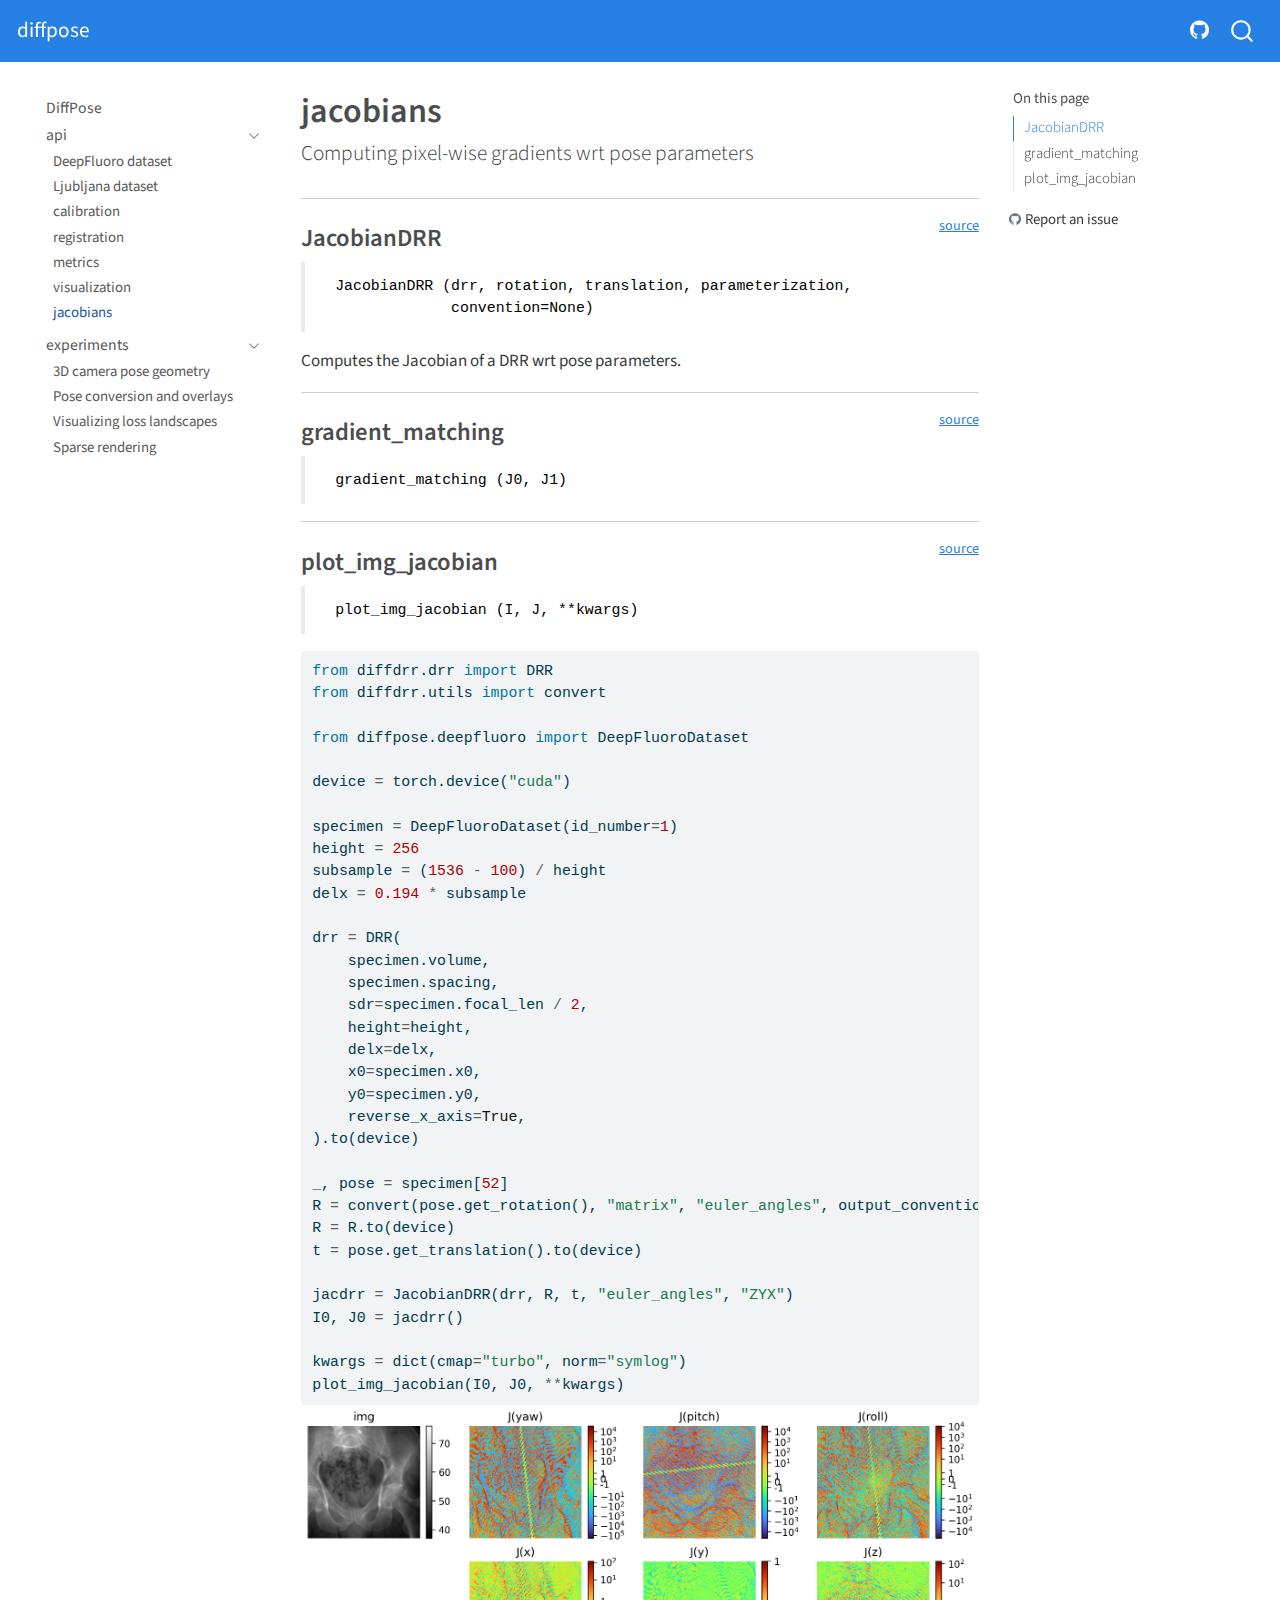
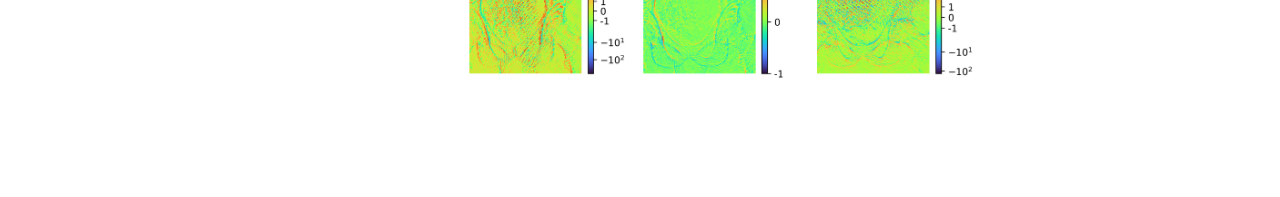
<file: api/jacobians.html>
<!DOCTYPE html>
<html xmlns="http://www.w3.org/1999/xhtml" lang="en" xml:lang="en"><head>

<meta charset="utf-8">
<meta name="generator" content="quarto-1.3.450">

<meta name="viewport" content="width=device-width, initial-scale=1.0, user-scalable=yes">


<title>diffpose - jacobians</title>
<style>
code{white-space: pre-wrap;}
span.smallcaps{font-variant: small-caps;}
div.columns{display: flex; gap: min(4vw, 1.5em);}
div.column{flex: auto; overflow-x: auto;}
div.hanging-indent{margin-left: 1.5em; text-indent: -1.5em;}
ul.task-list{list-style: none;}
ul.task-list li input[type="checkbox"] {
  width: 0.8em;
  margin: 0 0.8em 0.2em -1em; /* quarto-specific, see https://github.com/quarto-dev/quarto-cli/issues/4556 */ 
  vertical-align: middle;
}
/* CSS for syntax highlighting */
pre > code.sourceCode { white-space: pre; position: relative; }
pre > code.sourceCode > span { display: inline-block; line-height: 1.25; }
pre > code.sourceCode > span:empty { height: 1.2em; }
.sourceCode { overflow: visible; }
code.sourceCode > span { color: inherit; text-decoration: inherit; }
div.sourceCode { margin: 1em 0; }
pre.sourceCode { margin: 0; }
@media screen {
div.sourceCode { overflow: auto; }
}
@media print {
pre > code.sourceCode { white-space: pre-wrap; }
pre > code.sourceCode > span { text-indent: -5em; padding-left: 5em; }
}
pre.numberSource code
  { counter-reset: source-line 0; }
pre.numberSource code > span
  { position: relative; left: -4em; counter-increment: source-line; }
pre.numberSource code > span > a:first-child::before
  { content: counter(source-line);
    position: relative; left: -1em; text-align: right; vertical-align: baseline;
    border: none; display: inline-block;
    -webkit-touch-callout: none; -webkit-user-select: none;
    -khtml-user-select: none; -moz-user-select: none;
    -ms-user-select: none; user-select: none;
    padding: 0 4px; width: 4em;
  }
pre.numberSource { margin-left: 3em;  padding-left: 4px; }
div.sourceCode
  {   }
@media screen {
pre > code.sourceCode > span > a:first-child::before { text-decoration: underline; }
}
</style>


<script src="../site_libs/quarto-nav/quarto-nav.js"></script>
<script src="../site_libs/quarto-nav/headroom.min.js"></script>
<script src="../site_libs/clipboard/clipboard.min.js"></script>
<script src="../site_libs/quarto-search/autocomplete.umd.js"></script>
<script src="../site_libs/quarto-search/fuse.min.js"></script>
<script src="../site_libs/quarto-search/quarto-search.js"></script>
<meta name="quarto:offset" content="../">
<link href="../favicon.png" rel="icon" type="image/png">
<script src="../site_libs/quarto-html/quarto.js"></script>
<script src="../site_libs/quarto-html/popper.min.js"></script>
<script src="../site_libs/quarto-html/tippy.umd.min.js"></script>
<script src="../site_libs/quarto-html/anchor.min.js"></script>
<link href="../site_libs/quarto-html/tippy.css" rel="stylesheet">
<link href="../site_libs/quarto-html/quarto-syntax-highlighting.css" rel="stylesheet" id="quarto-text-highlighting-styles">
<script src="../site_libs/bootstrap/bootstrap.min.js"></script>
<link href="../site_libs/bootstrap/bootstrap-icons.css" rel="stylesheet">
<link href="../site_libs/bootstrap/bootstrap.min.css" rel="stylesheet" id="quarto-bootstrap" data-mode="light">
<script id="quarto-search-options" type="application/json">{
  "location": "navbar",
  "copy-button": false,
  "collapse-after": 3,
  "panel-placement": "end",
  "type": "overlay",
  "limit": 20,
  "language": {
    "search-no-results-text": "No results",
    "search-matching-documents-text": "matching documents",
    "search-copy-link-title": "Copy link to search",
    "search-hide-matches-text": "Hide additional matches",
    "search-more-match-text": "more match in this document",
    "search-more-matches-text": "more matches in this document",
    "search-clear-button-title": "Clear",
    "search-detached-cancel-button-title": "Cancel",
    "search-submit-button-title": "Submit",
    "search-label": "Search"
  }
}</script>


<link rel="stylesheet" href="../styles.css">
<meta property="og:title" content="diffpose - jacobians">
<meta property="og:description" content="Computing pixel-wise gradients wrt pose parameters">
<meta property="og:image" content="https://vivekg.dev/DiffPose/api/06_jacobians_files/figure-html/cell-5-output-1.png">
<meta property="og:site-name" content="diffpose">
<meta property="og:image:height" content="1234">
<meta property="og:image:width" content="2977">
<meta name="twitter:title" content="diffpose - jacobians">
<meta name="twitter:description" content="Computing pixel-wise gradients wrt pose parameters">
<meta name="twitter:image" content="https://vivekg.dev/DiffPose/api/06_jacobians_files/figure-html/cell-5-output-1.png">
<meta name="twitter:image-height" content="1234">
<meta name="twitter:image-width" content="2977">
<meta name="twitter:card" content="summary_large_image">
</head>

<body class="nav-sidebar floating nav-fixed">

<div id="quarto-search-results"></div>
  <header id="quarto-header" class="headroom fixed-top">
    <nav class="navbar navbar-expand-lg navbar-dark ">
      <div class="navbar-container container-fluid">
      <div class="navbar-brand-container">
    <a class="navbar-brand" href="../index.html">
    <span class="navbar-title">diffpose</span>
    </a>
  </div>
            <div id="quarto-search" class="" title="Search"></div>
          <button class="navbar-toggler" type="button" data-bs-toggle="collapse" data-bs-target="#navbarCollapse" aria-controls="navbarCollapse" aria-expanded="false" aria-label="Toggle navigation" onclick="if (window.quartoToggleHeadroom) { window.quartoToggleHeadroom(); }">
  <span class="navbar-toggler-icon"></span>
</button>
          <div class="collapse navbar-collapse" id="navbarCollapse">
            <ul class="navbar-nav navbar-nav-scroll ms-auto">
  <li class="nav-item compact">
    <a class="nav-link" href="https://github.com/eigenvivek/DiffPose" rel="" target=""><i class="bi bi-github" role="img">
</i> 
 <span class="menu-text"></span></a>
  </li>  
</ul>
            <div class="quarto-navbar-tools">
</div>
          </div> <!-- /navcollapse -->
      </div> <!-- /container-fluid -->
    </nav>
  <nav class="quarto-secondary-nav">
    <div class="container-fluid d-flex">
      <button type="button" class="quarto-btn-toggle btn" data-bs-toggle="collapse" data-bs-target="#quarto-sidebar,#quarto-sidebar-glass" aria-controls="quarto-sidebar" aria-expanded="false" aria-label="Toggle sidebar navigation" onclick="if (window.quartoToggleHeadroom) { window.quartoToggleHeadroom(); }">
        <i class="bi bi-layout-text-sidebar-reverse"></i>
      </button>
      <nav class="quarto-page-breadcrumbs" aria-label="breadcrumb"><ol class="breadcrumb"><li class="breadcrumb-item"><a href="../api/deepfluoro.html">api</a></li><li class="breadcrumb-item"><a href="../api/jacobians.html">jacobians</a></li></ol></nav>
      <a class="flex-grow-1" role="button" data-bs-toggle="collapse" data-bs-target="#quarto-sidebar,#quarto-sidebar-glass" aria-controls="quarto-sidebar" aria-expanded="false" aria-label="Toggle sidebar navigation" onclick="if (window.quartoToggleHeadroom) { window.quartoToggleHeadroom(); }">      
      </a>
    </div>
  </nav>
</header>
<!-- content -->
<div id="quarto-content" class="quarto-container page-columns page-rows-contents page-layout-article page-navbar">
<!-- sidebar -->
  <nav id="quarto-sidebar" class="sidebar collapse collapse-horizontal sidebar-navigation floating overflow-auto">
    <div class="sidebar-menu-container"> 
    <ul class="list-unstyled mt-1">
        <li class="sidebar-item">
  <div class="sidebar-item-container"> 
  <a href="../index.html" class="sidebar-item-text sidebar-link">
 <span class="menu-text">DiffPose</span></a>
  </div>
</li>
        <li class="sidebar-item sidebar-item-section">
      <div class="sidebar-item-container"> 
            <a class="sidebar-item-text sidebar-link text-start" data-bs-toggle="collapse" data-bs-target="#quarto-sidebar-section-1" aria-expanded="true">
 <span class="menu-text">api</span></a>
          <a class="sidebar-item-toggle text-start" data-bs-toggle="collapse" data-bs-target="#quarto-sidebar-section-1" aria-expanded="true" aria-label="Toggle section">
            <i class="bi bi-chevron-right ms-2"></i>
          </a> 
      </div>
      <ul id="quarto-sidebar-section-1" class="collapse list-unstyled sidebar-section depth1 show">  
          <li class="sidebar-item">
  <div class="sidebar-item-container"> 
  <a href="../api/deepfluoro.html" class="sidebar-item-text sidebar-link">
 <span class="menu-text">DeepFluoro dataset</span></a>
  </div>
</li>
          <li class="sidebar-item">
  <div class="sidebar-item-container"> 
  <a href="../api/ljubljana.html" class="sidebar-item-text sidebar-link">
 <span class="menu-text">Ljubljana dataset</span></a>
  </div>
</li>
          <li class="sidebar-item">
  <div class="sidebar-item-container"> 
  <a href="../api/calibration.html" class="sidebar-item-text sidebar-link">
 <span class="menu-text">calibration</span></a>
  </div>
</li>
          <li class="sidebar-item">
  <div class="sidebar-item-container"> 
  <a href="../api/registration.html" class="sidebar-item-text sidebar-link">
 <span class="menu-text">registration</span></a>
  </div>
</li>
          <li class="sidebar-item">
  <div class="sidebar-item-container"> 
  <a href="../api/metrics.html" class="sidebar-item-text sidebar-link">
 <span class="menu-text">metrics</span></a>
  </div>
</li>
          <li class="sidebar-item">
  <div class="sidebar-item-container"> 
  <a href="../api/visualization.html" class="sidebar-item-text sidebar-link">
 <span class="menu-text">visualization</span></a>
  </div>
</li>
          <li class="sidebar-item">
  <div class="sidebar-item-container"> 
  <a href="../api/jacobians.html" class="sidebar-item-text sidebar-link active">
 <span class="menu-text">jacobians</span></a>
  </div>
</li>
      </ul>
  </li>
        <li class="sidebar-item sidebar-item-section">
      <div class="sidebar-item-container"> 
            <a class="sidebar-item-text sidebar-link text-start" data-bs-toggle="collapse" data-bs-target="#quarto-sidebar-section-2" aria-expanded="true">
 <span class="menu-text">experiments</span></a>
          <a class="sidebar-item-toggle text-start" data-bs-toggle="collapse" data-bs-target="#quarto-sidebar-section-2" aria-expanded="true" aria-label="Toggle section">
            <i class="bi bi-chevron-right ms-2"></i>
          </a> 
      </div>
      <ul id="quarto-sidebar-section-2" class="collapse list-unstyled sidebar-section depth1 show">  
          <li class="sidebar-item">
  <div class="sidebar-item-container"> 
  <a href="../experiments/3d_visualization.html" class="sidebar-item-text sidebar-link">
 <span class="menu-text">3D camera pose geometry</span></a>
  </div>
</li>
          <li class="sidebar-item">
  <div class="sidebar-item-container"> 
  <a href="../experiments/pose_recovery.html" class="sidebar-item-text sidebar-link">
 <span class="menu-text">Pose conversion and overlays</span></a>
  </div>
</li>
          <li class="sidebar-item">
  <div class="sidebar-item-container"> 
  <a href="../experiments/loss_landscapes.html" class="sidebar-item-text sidebar-link">
 <span class="menu-text">Visualizing loss landscapes</span></a>
  </div>
</li>
          <li class="sidebar-item">
  <div class="sidebar-item-container"> 
  <a href="../experiments/sparse_rendering.html" class="sidebar-item-text sidebar-link">
 <span class="menu-text">Sparse rendering</span></a>
  </div>
</li>
      </ul>
  </li>
    </ul>
    </div>
</nav>
<div id="quarto-sidebar-glass" data-bs-toggle="collapse" data-bs-target="#quarto-sidebar,#quarto-sidebar-glass"></div>
<!-- margin-sidebar -->
    <div id="quarto-margin-sidebar" class="sidebar margin-sidebar">
        <nav id="TOC" role="doc-toc" class="toc-active">
    <h2 id="toc-title">On this page</h2>
   
  <ul>
  <li><a href="#jacobiandrr" id="toc-jacobiandrr" class="nav-link active" data-scroll-target="#jacobiandrr">JacobianDRR</a></li>
  <li><a href="#gradient_matching" id="toc-gradient_matching" class="nav-link" data-scroll-target="#gradient_matching">gradient_matching</a></li>
  <li><a href="#plot_img_jacobian" id="toc-plot_img_jacobian" class="nav-link" data-scroll-target="#plot_img_jacobian">plot_img_jacobian</a></li>
  </ul>
<div class="toc-actions"><div><i class="bi bi-github"></i></div><div class="action-links"><p><a href="https://github.com/eigenvivek/DiffPose/issues/new" class="toc-action">Report an issue</a></p></div></div></nav>
    </div>
<!-- main -->
<main class="content" id="quarto-document-content">

<header id="title-block-header" class="quarto-title-block default">
<div class="quarto-title">
<h1 class="title">jacobians</h1>
<p class="subtitle lead">Computing pixel-wise gradients wrt pose parameters</p>
</div>



<div class="quarto-title-meta">

    
  
    
  </div>
  

</header>

<!-- WARNING: THIS FILE WAS AUTOGENERATED! DO NOT EDIT! -->
<hr>
<p><a href="https://github.com/eigenvivek/DiffPose/blob/main/diffpose/jacobians.py#L10" target="_blank" style="float:right; font-size:smaller">source</a></p>
<section id="jacobiandrr" class="level3">
<h3 class="anchored" data-anchor-id="jacobiandrr">JacobianDRR</h3>
<blockquote class="blockquote">
<pre><code> JacobianDRR (drr, rotation, translation, parameterization,
              convention=None)</code></pre>
</blockquote>
<p>Computes the Jacobian of a DRR wrt pose parameters.</p>
<hr>
<p><a href="https://github.com/eigenvivek/DiffPose/blob/main/diffpose/jacobians.py#L39" target="_blank" style="float:right; font-size:smaller">source</a></p>
</section>
<section id="gradient_matching" class="level3">
<h3 class="anchored" data-anchor-id="gradient_matching">gradient_matching</h3>
<blockquote class="blockquote">
<pre><code> gradient_matching (J0, J1)</code></pre>
</blockquote>
<hr>
<p><a href="https://github.com/eigenvivek/DiffPose/blob/main/diffpose/jacobians.py#L49" target="_blank" style="float:right; font-size:smaller">source</a></p>
</section>
<section id="plot_img_jacobian" class="level3">
<h3 class="anchored" data-anchor-id="plot_img_jacobian">plot_img_jacobian</h3>
<blockquote class="blockquote">
<pre><code> plot_img_jacobian (I, J, **kwargs)</code></pre>
</blockquote>
<div class="cell">
<div class="sourceCode cell-code" id="cb4"><pre class="sourceCode python code-with-copy"><code class="sourceCode python"><span id="cb4-1"><a href="#cb4-1" aria-hidden="true" tabindex="-1"></a><span class="im">from</span> diffdrr.drr <span class="im">import</span> DRR</span>
<span id="cb4-2"><a href="#cb4-2" aria-hidden="true" tabindex="-1"></a><span class="im">from</span> diffdrr.utils <span class="im">import</span> convert</span>
<span id="cb4-3"><a href="#cb4-3" aria-hidden="true" tabindex="-1"></a></span>
<span id="cb4-4"><a href="#cb4-4" aria-hidden="true" tabindex="-1"></a><span class="im">from</span> diffpose.deepfluoro <span class="im">import</span> DeepFluoroDataset</span>
<span id="cb4-5"><a href="#cb4-5" aria-hidden="true" tabindex="-1"></a></span>
<span id="cb4-6"><a href="#cb4-6" aria-hidden="true" tabindex="-1"></a>device <span class="op">=</span> torch.device(<span class="st">"cuda"</span>)</span>
<span id="cb4-7"><a href="#cb4-7" aria-hidden="true" tabindex="-1"></a></span>
<span id="cb4-8"><a href="#cb4-8" aria-hidden="true" tabindex="-1"></a>specimen <span class="op">=</span> DeepFluoroDataset(id_number<span class="op">=</span><span class="dv">1</span>)</span>
<span id="cb4-9"><a href="#cb4-9" aria-hidden="true" tabindex="-1"></a>height <span class="op">=</span> <span class="dv">256</span></span>
<span id="cb4-10"><a href="#cb4-10" aria-hidden="true" tabindex="-1"></a>subsample <span class="op">=</span> (<span class="dv">1536</span> <span class="op">-</span> <span class="dv">100</span>) <span class="op">/</span> height</span>
<span id="cb4-11"><a href="#cb4-11" aria-hidden="true" tabindex="-1"></a>delx <span class="op">=</span> <span class="fl">0.194</span> <span class="op">*</span> subsample</span>
<span id="cb4-12"><a href="#cb4-12" aria-hidden="true" tabindex="-1"></a></span>
<span id="cb4-13"><a href="#cb4-13" aria-hidden="true" tabindex="-1"></a>drr <span class="op">=</span> DRR(</span>
<span id="cb4-14"><a href="#cb4-14" aria-hidden="true" tabindex="-1"></a>    specimen.volume,</span>
<span id="cb4-15"><a href="#cb4-15" aria-hidden="true" tabindex="-1"></a>    specimen.spacing,</span>
<span id="cb4-16"><a href="#cb4-16" aria-hidden="true" tabindex="-1"></a>    sdr<span class="op">=</span>specimen.focal_len <span class="op">/</span> <span class="dv">2</span>,</span>
<span id="cb4-17"><a href="#cb4-17" aria-hidden="true" tabindex="-1"></a>    height<span class="op">=</span>height,</span>
<span id="cb4-18"><a href="#cb4-18" aria-hidden="true" tabindex="-1"></a>    delx<span class="op">=</span>delx,</span>
<span id="cb4-19"><a href="#cb4-19" aria-hidden="true" tabindex="-1"></a>    x0<span class="op">=</span>specimen.x0,</span>
<span id="cb4-20"><a href="#cb4-20" aria-hidden="true" tabindex="-1"></a>    y0<span class="op">=</span>specimen.y0,</span>
<span id="cb4-21"><a href="#cb4-21" aria-hidden="true" tabindex="-1"></a>    reverse_x_axis<span class="op">=</span><span class="va">True</span>,</span>
<span id="cb4-22"><a href="#cb4-22" aria-hidden="true" tabindex="-1"></a>).to(device)</span>
<span id="cb4-23"><a href="#cb4-23" aria-hidden="true" tabindex="-1"></a></span>
<span id="cb4-24"><a href="#cb4-24" aria-hidden="true" tabindex="-1"></a>_, pose <span class="op">=</span> specimen[<span class="dv">52</span>]</span>
<span id="cb4-25"><a href="#cb4-25" aria-hidden="true" tabindex="-1"></a>R <span class="op">=</span> convert(pose.get_rotation(), <span class="st">"matrix"</span>, <span class="st">"euler_angles"</span>, output_convention<span class="op">=</span><span class="st">"ZYX"</span>)</span>
<span id="cb4-26"><a href="#cb4-26" aria-hidden="true" tabindex="-1"></a>R <span class="op">=</span> R.to(device)</span>
<span id="cb4-27"><a href="#cb4-27" aria-hidden="true" tabindex="-1"></a>t <span class="op">=</span> pose.get_translation().to(device)</span>
<span id="cb4-28"><a href="#cb4-28" aria-hidden="true" tabindex="-1"></a></span>
<span id="cb4-29"><a href="#cb4-29" aria-hidden="true" tabindex="-1"></a>jacdrr <span class="op">=</span> JacobianDRR(drr, R, t, <span class="st">"euler_angles"</span>, <span class="st">"ZYX"</span>)</span>
<span id="cb4-30"><a href="#cb4-30" aria-hidden="true" tabindex="-1"></a>I0, J0 <span class="op">=</span> jacdrr()</span>
<span id="cb4-31"><a href="#cb4-31" aria-hidden="true" tabindex="-1"></a></span>
<span id="cb4-32"><a href="#cb4-32" aria-hidden="true" tabindex="-1"></a>kwargs <span class="op">=</span> <span class="bu">dict</span>(cmap<span class="op">=</span><span class="st">"turbo"</span>, norm<span class="op">=</span><span class="st">"symlog"</span>)</span>
<span id="cb4-33"><a href="#cb4-33" aria-hidden="true" tabindex="-1"></a>plot_img_jacobian(I0, J0, <span class="op">**</span>kwargs)</span></code><button title="Copy to Clipboard" class="code-copy-button"><i class="bi"></i></button></pre></div>
<div class="cell-output cell-output-display">
<p><img src="06_jacobians_files/figure-html/cell-5-output-1.png" class="img-fluid"></p>
</div>
</div>


</section>

</main> <!-- /main -->
<script id="quarto-html-after-body" type="application/javascript">
window.document.addEventListener("DOMContentLoaded", function (event) {
  const toggleBodyColorMode = (bsSheetEl) => {
    const mode = bsSheetEl.getAttribute("data-mode");
    const bodyEl = window.document.querySelector("body");
    if (mode === "dark") {
      bodyEl.classList.add("quarto-dark");
      bodyEl.classList.remove("quarto-light");
    } else {
      bodyEl.classList.add("quarto-light");
      bodyEl.classList.remove("quarto-dark");
    }
  }
  const toggleBodyColorPrimary = () => {
    const bsSheetEl = window.document.querySelector("link#quarto-bootstrap");
    if (bsSheetEl) {
      toggleBodyColorMode(bsSheetEl);
    }
  }
  toggleBodyColorPrimary();  
  const icon = "";
  const anchorJS = new window.AnchorJS();
  anchorJS.options = {
    placement: 'right',
    icon: icon
  };
  anchorJS.add('.anchored');
  const isCodeAnnotation = (el) => {
    for (const clz of el.classList) {
      if (clz.startsWith('code-annotation-')) {                     
        return true;
      }
    }
    return false;
  }
  const clipboard = new window.ClipboardJS('.code-copy-button', {
    text: function(trigger) {
      const codeEl = trigger.previousElementSibling.cloneNode(true);
      for (const childEl of codeEl.children) {
        if (isCodeAnnotation(childEl)) {
          childEl.remove();
        }
      }
      return codeEl.innerText;
    }
  });
  clipboard.on('success', function(e) {
    // button target
    const button = e.trigger;
    // don't keep focus
    button.blur();
    // flash "checked"
    button.classList.add('code-copy-button-checked');
    var currentTitle = button.getAttribute("title");
    button.setAttribute("title", "Copied!");
    let tooltip;
    if (window.bootstrap) {
      button.setAttribute("data-bs-toggle", "tooltip");
      button.setAttribute("data-bs-placement", "left");
      button.setAttribute("data-bs-title", "Copied!");
      tooltip = new bootstrap.Tooltip(button, 
        { trigger: "manual", 
          customClass: "code-copy-button-tooltip",
          offset: [0, -8]});
      tooltip.show();    
    }
    setTimeout(function() {
      if (tooltip) {
        tooltip.hide();
        button.removeAttribute("data-bs-title");
        button.removeAttribute("data-bs-toggle");
        button.removeAttribute("data-bs-placement");
      }
      button.setAttribute("title", currentTitle);
      button.classList.remove('code-copy-button-checked');
    }, 1000);
    // clear code selection
    e.clearSelection();
  });
  function tippyHover(el, contentFn) {
    const config = {
      allowHTML: true,
      content: contentFn,
      maxWidth: 500,
      delay: 100,
      arrow: false,
      appendTo: function(el) {
          return el.parentElement;
      },
      interactive: true,
      interactiveBorder: 10,
      theme: 'quarto',
      placement: 'bottom-start'
    };
    window.tippy(el, config); 
  }
  const noterefs = window.document.querySelectorAll('a[role="doc-noteref"]');
  for (var i=0; i<noterefs.length; i++) {
    const ref = noterefs[i];
    tippyHover(ref, function() {
      // use id or data attribute instead here
      let href = ref.getAttribute('data-footnote-href') || ref.getAttribute('href');
      try { href = new URL(href).hash; } catch {}
      const id = href.replace(/^#\/?/, "");
      const note = window.document.getElementById(id);
      return note.innerHTML;
    });
  }
      let selectedAnnoteEl;
      const selectorForAnnotation = ( cell, annotation) => {
        let cellAttr = 'data-code-cell="' + cell + '"';
        let lineAttr = 'data-code-annotation="' +  annotation + '"';
        const selector = 'span[' + cellAttr + '][' + lineAttr + ']';
        return selector;
      }
      const selectCodeLines = (annoteEl) => {
        const doc = window.document;
        const targetCell = annoteEl.getAttribute("data-target-cell");
        const targetAnnotation = annoteEl.getAttribute("data-target-annotation");
        const annoteSpan = window.document.querySelector(selectorForAnnotation(targetCell, targetAnnotation));
        const lines = annoteSpan.getAttribute("data-code-lines").split(",");
        const lineIds = lines.map((line) => {
          return targetCell + "-" + line;
        })
        let top = null;
        let height = null;
        let parent = null;
        if (lineIds.length > 0) {
            //compute the position of the single el (top and bottom and make a div)
            const el = window.document.getElementById(lineIds[0]);
            top = el.offsetTop;
            height = el.offsetHeight;
            parent = el.parentElement.parentElement;
          if (lineIds.length > 1) {
            const lastEl = window.document.getElementById(lineIds[lineIds.length - 1]);
            const bottom = lastEl.offsetTop + lastEl.offsetHeight;
            height = bottom - top;
          }
          if (top !== null && height !== null && parent !== null) {
            // cook up a div (if necessary) and position it 
            let div = window.document.getElementById("code-annotation-line-highlight");
            if (div === null) {
              div = window.document.createElement("div");
              div.setAttribute("id", "code-annotation-line-highlight");
              div.style.position = 'absolute';
              parent.appendChild(div);
            }
            div.style.top = top - 2 + "px";
            div.style.height = height + 4 + "px";
            let gutterDiv = window.document.getElementById("code-annotation-line-highlight-gutter");
            if (gutterDiv === null) {
              gutterDiv = window.document.createElement("div");
              gutterDiv.setAttribute("id", "code-annotation-line-highlight-gutter");
              gutterDiv.style.position = 'absolute';
              const codeCell = window.document.getElementById(targetCell);
              const gutter = codeCell.querySelector('.code-annotation-gutter');
              gutter.appendChild(gutterDiv);
            }
            gutterDiv.style.top = top - 2 + "px";
            gutterDiv.style.height = height + 4 + "px";
          }
          selectedAnnoteEl = annoteEl;
        }
      };
      const unselectCodeLines = () => {
        const elementsIds = ["code-annotation-line-highlight", "code-annotation-line-highlight-gutter"];
        elementsIds.forEach((elId) => {
          const div = window.document.getElementById(elId);
          if (div) {
            div.remove();
          }
        });
        selectedAnnoteEl = undefined;
      };
      // Attach click handler to the DT
      const annoteDls = window.document.querySelectorAll('dt[data-target-cell]');
      for (const annoteDlNode of annoteDls) {
        annoteDlNode.addEventListener('click', (event) => {
          const clickedEl = event.target;
          if (clickedEl !== selectedAnnoteEl) {
            unselectCodeLines();
            const activeEl = window.document.querySelector('dt[data-target-cell].code-annotation-active');
            if (activeEl) {
              activeEl.classList.remove('code-annotation-active');
            }
            selectCodeLines(clickedEl);
            clickedEl.classList.add('code-annotation-active');
          } else {
            // Unselect the line
            unselectCodeLines();
            clickedEl.classList.remove('code-annotation-active');
          }
        });
      }
  const findCites = (el) => {
    const parentEl = el.parentElement;
    if (parentEl) {
      const cites = parentEl.dataset.cites;
      if (cites) {
        return {
          el,
          cites: cites.split(' ')
        };
      } else {
        return findCites(el.parentElement)
      }
    } else {
      return undefined;
    }
  };
  var bibliorefs = window.document.querySelectorAll('a[role="doc-biblioref"]');
  for (var i=0; i<bibliorefs.length; i++) {
    const ref = bibliorefs[i];
    const citeInfo = findCites(ref);
    if (citeInfo) {
      tippyHover(citeInfo.el, function() {
        var popup = window.document.createElement('div');
        citeInfo.cites.forEach(function(cite) {
          var citeDiv = window.document.createElement('div');
          citeDiv.classList.add('hanging-indent');
          citeDiv.classList.add('csl-entry');
          var biblioDiv = window.document.getElementById('ref-' + cite);
          if (biblioDiv) {
            citeDiv.innerHTML = biblioDiv.innerHTML;
          }
          popup.appendChild(citeDiv);
        });
        return popup.innerHTML;
      });
    }
  }
});
</script>
</div> <!-- /content -->



</body></html>
</file>
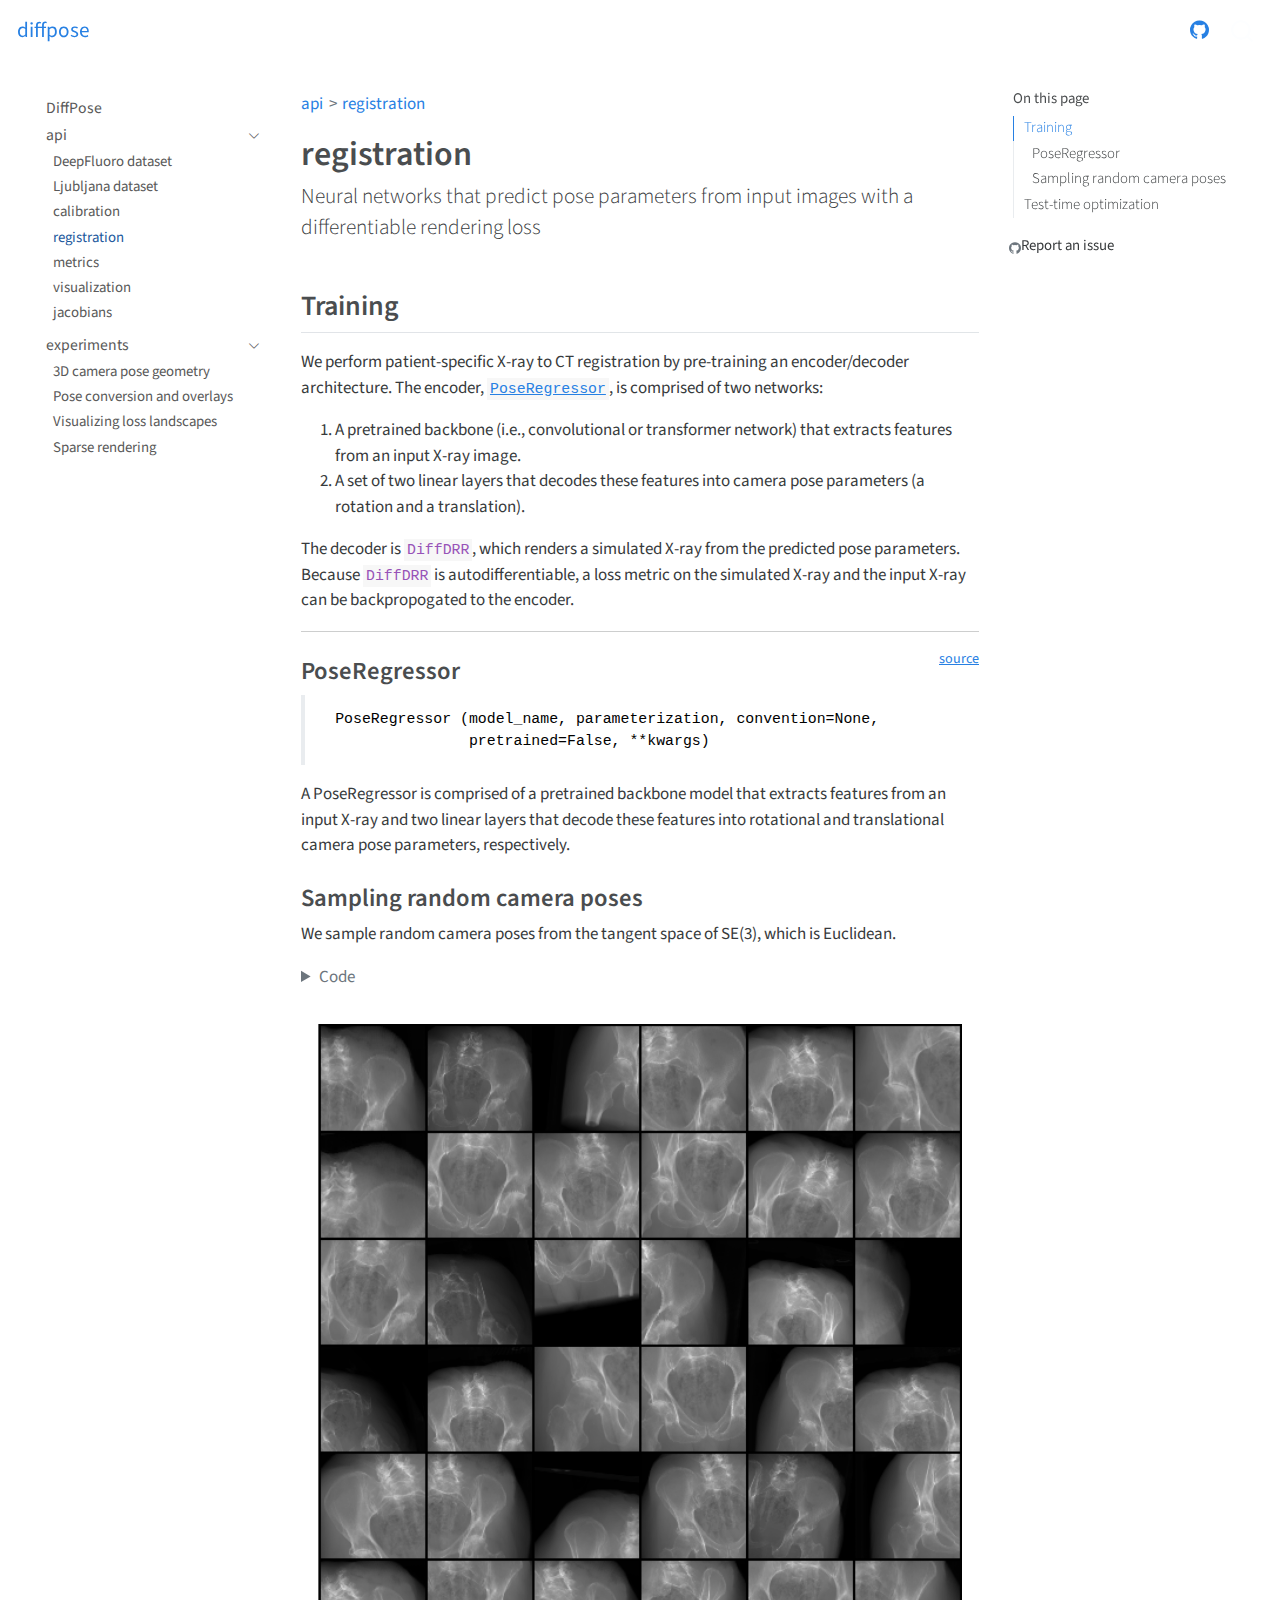
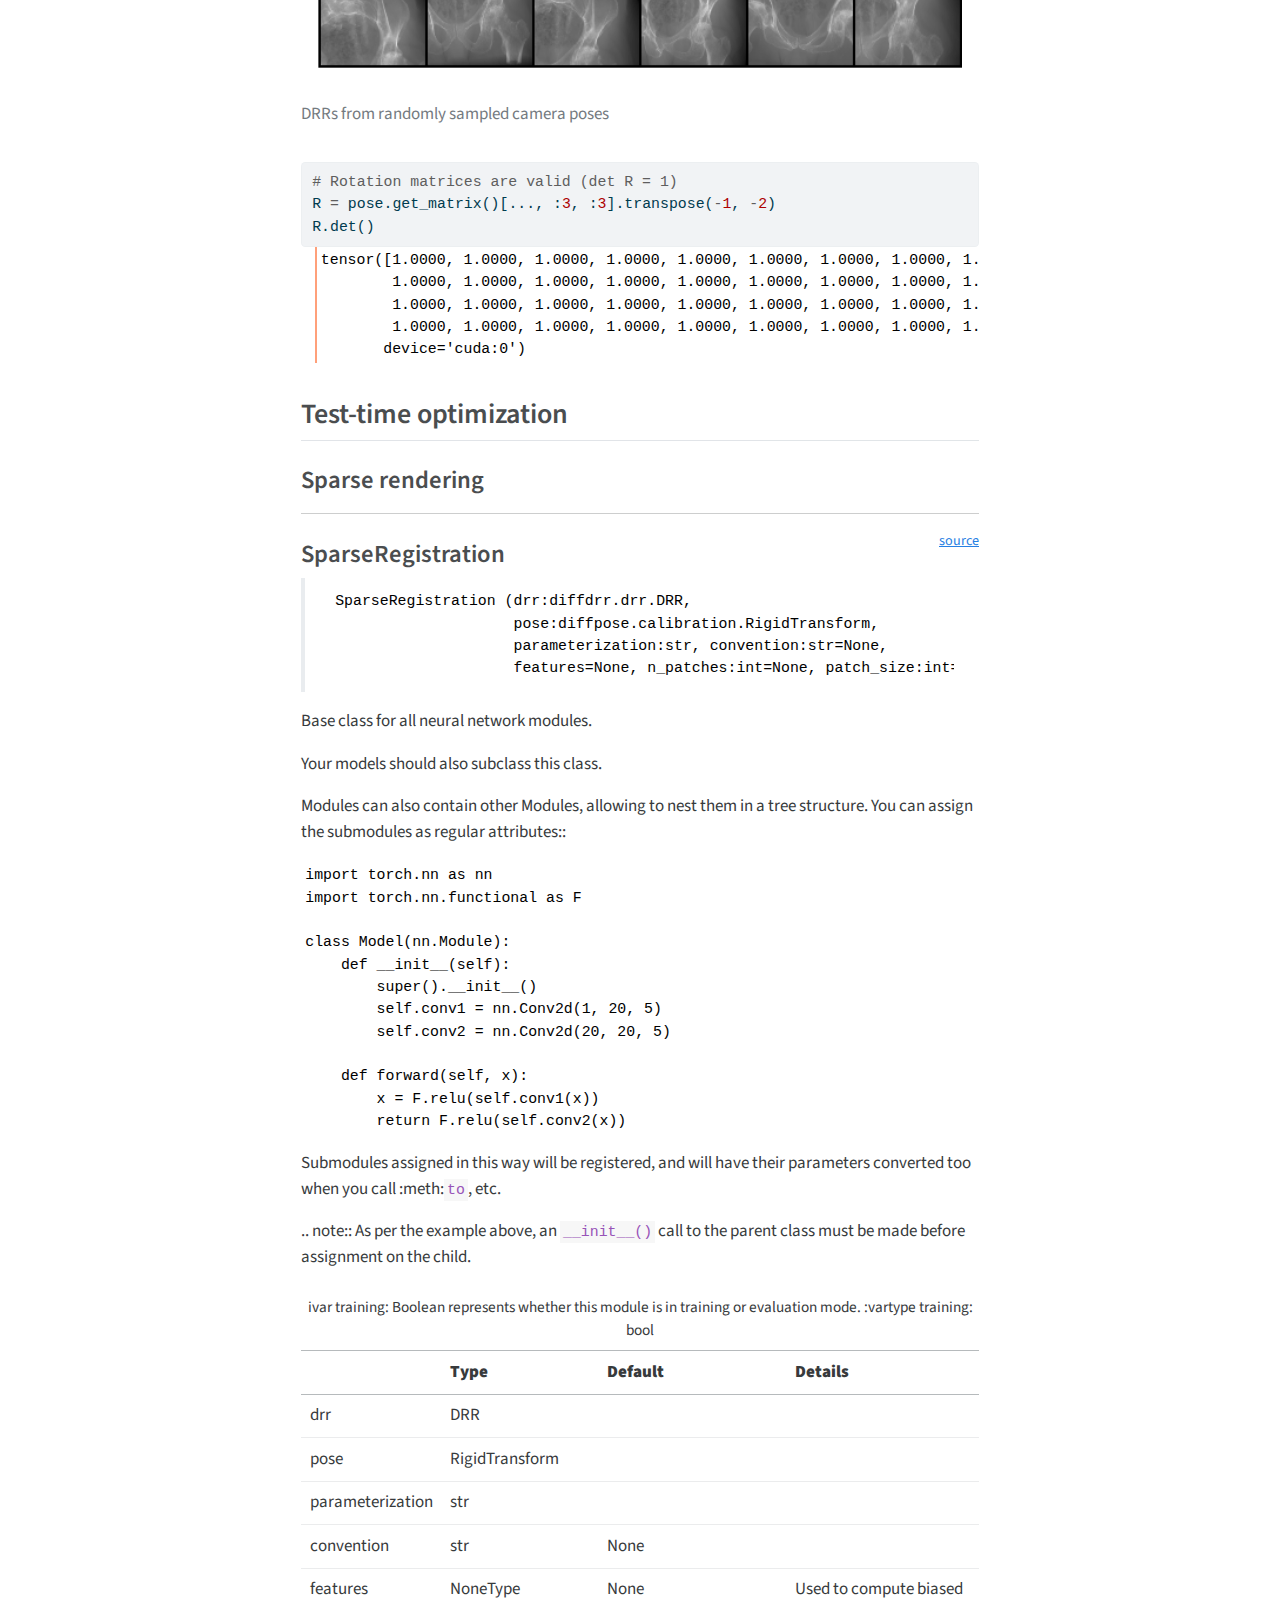
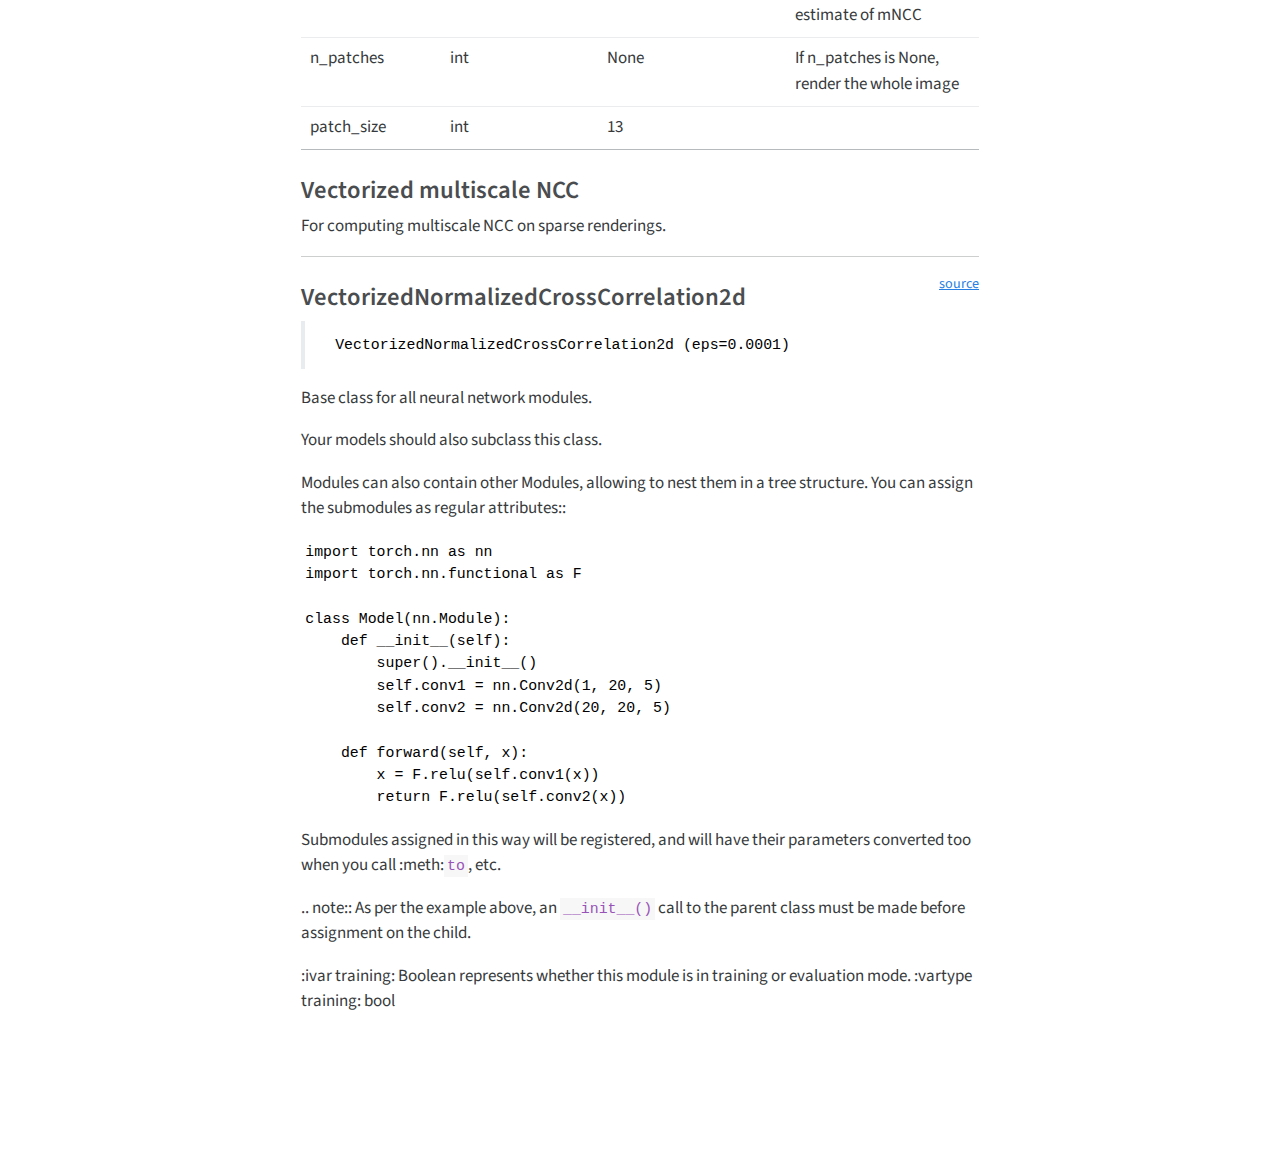
<file: api/registration.html>
<!DOCTYPE html>
<html xmlns="http://www.w3.org/1999/xhtml" lang="en" xml:lang="en"><head>

<meta charset="utf-8">
<meta name="generator" content="quarto-1.4.551">

<meta name="viewport" content="width=device-width, initial-scale=1.0, user-scalable=yes">


<title>diffpose - registration</title>
<style>
code{white-space: pre-wrap;}
span.smallcaps{font-variant: small-caps;}
div.columns{display: flex; gap: min(4vw, 1.5em);}
div.column{flex: auto; overflow-x: auto;}
div.hanging-indent{margin-left: 1.5em; text-indent: -1.5em;}
ul.task-list{list-style: none;}
ul.task-list li input[type="checkbox"] {
  width: 0.8em;
  margin: 0 0.8em 0.2em -1em; /* quarto-specific, see https://github.com/quarto-dev/quarto-cli/issues/4556 */ 
  vertical-align: middle;
}
/* CSS for syntax highlighting */
pre > code.sourceCode { white-space: pre; position: relative; }
pre > code.sourceCode > span { line-height: 1.25; }
pre > code.sourceCode > span:empty { height: 1.2em; }
.sourceCode { overflow: visible; }
code.sourceCode > span { color: inherit; text-decoration: inherit; }
div.sourceCode { margin: 1em 0; }
pre.sourceCode { margin: 0; }
@media screen {
div.sourceCode { overflow: auto; }
}
@media print {
pre > code.sourceCode { white-space: pre-wrap; }
pre > code.sourceCode > span { text-indent: -5em; padding-left: 5em; }
}
pre.numberSource code
  { counter-reset: source-line 0; }
pre.numberSource code > span
  { position: relative; left: -4em; counter-increment: source-line; }
pre.numberSource code > span > a:first-child::before
  { content: counter(source-line);
    position: relative; left: -1em; text-align: right; vertical-align: baseline;
    border: none; display: inline-block;
    -webkit-touch-callout: none; -webkit-user-select: none;
    -khtml-user-select: none; -moz-user-select: none;
    -ms-user-select: none; user-select: none;
    padding: 0 4px; width: 4em;
  }
pre.numberSource { margin-left: 3em;  padding-left: 4px; }
div.sourceCode
  {   }
@media screen {
pre > code.sourceCode > span > a:first-child::before { text-decoration: underline; }
}
</style>


<script src="../site_libs/quarto-nav/quarto-nav.js"></script>
<script src="../site_libs/quarto-nav/headroom.min.js"></script>
<script src="../site_libs/clipboard/clipboard.min.js"></script>
<script src="../site_libs/quarto-search/autocomplete.umd.js"></script>
<script src="../site_libs/quarto-search/fuse.min.js"></script>
<script src="../site_libs/quarto-search/quarto-search.js"></script>
<meta name="quarto:offset" content="../">
<link href="../favicon.png" rel="icon" type="image/png">
<script src="../site_libs/quarto-html/quarto.js"></script>
<script src="../site_libs/quarto-html/popper.min.js"></script>
<script src="../site_libs/quarto-html/tippy.umd.min.js"></script>
<script src="../site_libs/quarto-html/anchor.min.js"></script>
<link href="../site_libs/quarto-html/tippy.css" rel="stylesheet">
<link href="../site_libs/quarto-html/quarto-syntax-highlighting.css" rel="stylesheet" id="quarto-text-highlighting-styles">
<script src="../site_libs/bootstrap/bootstrap.min.js"></script>
<link href="../site_libs/bootstrap/bootstrap-icons.css" rel="stylesheet">
<link href="../site_libs/bootstrap/bootstrap.min.css" rel="stylesheet" id="quarto-bootstrap" data-mode="light">
<script id="quarto-search-options" type="application/json">{
  "location": "navbar",
  "copy-button": false,
  "collapse-after": 3,
  "panel-placement": "end",
  "type": "overlay",
  "limit": 50,
  "keyboard-shortcut": [
    "f",
    "/",
    "s"
  ],
  "show-item-context": false,
  "language": {
    "search-no-results-text": "No results",
    "search-matching-documents-text": "matching documents",
    "search-copy-link-title": "Copy link to search",
    "search-hide-matches-text": "Hide additional matches",
    "search-more-match-text": "more match in this document",
    "search-more-matches-text": "more matches in this document",
    "search-clear-button-title": "Clear",
    "search-text-placeholder": "",
    "search-detached-cancel-button-title": "Cancel",
    "search-submit-button-title": "Submit",
    "search-label": "Search"
  }
}</script>


<link rel="stylesheet" href="../styles.css">
<meta property="og:title" content="diffpose - registration">
<meta property="og:description" content="Neural networks that predict pose parameters from input images with a differentiable rendering loss">
<meta property="og:site_name" content="diffpose">
<meta name="twitter:title" content="diffpose - registration">
<meta name="twitter:description" content="Neural networks that predict pose parameters from input images with a differentiable rendering loss">
<meta name="twitter:card" content="summary">
</head>

<body class="nav-sidebar floating nav-fixed">

<div id="quarto-search-results"></div>
  <header id="quarto-header" class="headroom fixed-top">
    <nav class="navbar navbar-expand-lg " data-bs-theme="dark">
      <div class="navbar-container container-fluid">
      <div class="navbar-brand-container mx-auto">
    <a class="navbar-brand" href="../index.html">
    <span class="navbar-title">diffpose</span>
    </a>
  </div>
            <div id="quarto-search" class="" title="Search"></div>
          <button class="navbar-toggler" type="button" data-bs-toggle="collapse" data-bs-target="#navbarCollapse" aria-controls="navbarCollapse" aria-expanded="false" aria-label="Toggle navigation" onclick="if (window.quartoToggleHeadroom) { window.quartoToggleHeadroom(); }">
  <span class="navbar-toggler-icon"></span>
</button>
          <div class="collapse navbar-collapse" id="navbarCollapse">
            <ul class="navbar-nav navbar-nav-scroll ms-auto">
  <li class="nav-item compact">
    <a class="nav-link" href="https://github.com/eigenvivek/DiffPose"> <i class="bi bi-github" role="img">
</i> 
<span class="menu-text"></span></a>
  </li>  
</ul>
          </div> <!-- /navcollapse -->
          <div class="quarto-navbar-tools">
</div>
      </div> <!-- /container-fluid -->
    </nav>
  <nav class="quarto-secondary-nav">
    <div class="container-fluid d-flex">
      <button type="button" class="quarto-btn-toggle btn" data-bs-toggle="collapse" data-bs-target=".quarto-sidebar-collapse-item" aria-controls="quarto-sidebar" aria-expanded="false" aria-label="Toggle sidebar navigation" onclick="if (window.quartoToggleHeadroom) { window.quartoToggleHeadroom(); }">
        <i class="bi bi-layout-text-sidebar-reverse"></i>
      </button>
        <nav class="quarto-page-breadcrumbs" aria-label="breadcrumb"><ol class="breadcrumb"><li class="breadcrumb-item"><a href="../api/deepfluoro.html">api</a></li><li class="breadcrumb-item"><a href="../api/registration.html">registration</a></li></ol></nav>
        <a class="flex-grow-1" role="button" data-bs-toggle="collapse" data-bs-target=".quarto-sidebar-collapse-item" aria-controls="quarto-sidebar" aria-expanded="false" aria-label="Toggle sidebar navigation" onclick="if (window.quartoToggleHeadroom) { window.quartoToggleHeadroom(); }">      
        </a>
    </div>
  </nav>
</header>
<!-- content -->
<div id="quarto-content" class="quarto-container page-columns page-rows-contents page-layout-article page-navbar">
<!-- sidebar -->
  <nav id="quarto-sidebar" class="sidebar collapse collapse-horizontal quarto-sidebar-collapse-item sidebar-navigation floating overflow-auto">
    <div class="sidebar-menu-container"> 
    <ul class="list-unstyled mt-1">
        <li class="sidebar-item">
  <div class="sidebar-item-container"> 
  <a href="../index.html" class="sidebar-item-text sidebar-link">
 <span class="menu-text">DiffPose</span></a>
  </div>
</li>
        <li class="sidebar-item sidebar-item-section">
      <div class="sidebar-item-container"> 
            <a class="sidebar-item-text sidebar-link text-start" data-bs-toggle="collapse" data-bs-target="#quarto-sidebar-section-1" aria-expanded="true">
 <span class="menu-text">api</span></a>
          <a class="sidebar-item-toggle text-start" data-bs-toggle="collapse" data-bs-target="#quarto-sidebar-section-1" aria-expanded="true" aria-label="Toggle section">
            <i class="bi bi-chevron-right ms-2"></i>
          </a> 
      </div>
      <ul id="quarto-sidebar-section-1" class="collapse list-unstyled sidebar-section depth1 show">  
          <li class="sidebar-item">
  <div class="sidebar-item-container"> 
  <a href="../api/deepfluoro.html" class="sidebar-item-text sidebar-link">
 <span class="menu-text">DeepFluoro dataset</span></a>
  </div>
</li>
          <li class="sidebar-item">
  <div class="sidebar-item-container"> 
  <a href="../api/ljubljana.html" class="sidebar-item-text sidebar-link">
 <span class="menu-text">Ljubljana dataset</span></a>
  </div>
</li>
          <li class="sidebar-item">
  <div class="sidebar-item-container"> 
  <a href="../api/calibration.html" class="sidebar-item-text sidebar-link">
 <span class="menu-text">calibration</span></a>
  </div>
</li>
          <li class="sidebar-item">
  <div class="sidebar-item-container"> 
  <a href="../api/registration.html" class="sidebar-item-text sidebar-link active">
 <span class="menu-text">registration</span></a>
  </div>
</li>
          <li class="sidebar-item">
  <div class="sidebar-item-container"> 
  <a href="../api/metrics.html" class="sidebar-item-text sidebar-link">
 <span class="menu-text">metrics</span></a>
  </div>
</li>
          <li class="sidebar-item">
  <div class="sidebar-item-container"> 
  <a href="../api/visualization.html" class="sidebar-item-text sidebar-link">
 <span class="menu-text">visualization</span></a>
  </div>
</li>
          <li class="sidebar-item">
  <div class="sidebar-item-container"> 
  <a href="../api/jacobians.html" class="sidebar-item-text sidebar-link">
 <span class="menu-text">jacobians</span></a>
  </div>
</li>
      </ul>
  </li>
        <li class="sidebar-item sidebar-item-section">
      <div class="sidebar-item-container"> 
            <a class="sidebar-item-text sidebar-link text-start" data-bs-toggle="collapse" data-bs-target="#quarto-sidebar-section-2" aria-expanded="true">
 <span class="menu-text">experiments</span></a>
          <a class="sidebar-item-toggle text-start" data-bs-toggle="collapse" data-bs-target="#quarto-sidebar-section-2" aria-expanded="true" aria-label="Toggle section">
            <i class="bi bi-chevron-right ms-2"></i>
          </a> 
      </div>
      <ul id="quarto-sidebar-section-2" class="collapse list-unstyled sidebar-section depth1 show">  
          <li class="sidebar-item">
  <div class="sidebar-item-container"> 
  <a href="../experiments/3d_visualization.html" class="sidebar-item-text sidebar-link">
 <span class="menu-text">3D camera pose geometry</span></a>
  </div>
</li>
          <li class="sidebar-item">
  <div class="sidebar-item-container"> 
  <a href="../experiments/pose_recovery.html" class="sidebar-item-text sidebar-link">
 <span class="menu-text">Pose conversion and overlays</span></a>
  </div>
</li>
          <li class="sidebar-item">
  <div class="sidebar-item-container"> 
  <a href="../experiments/loss_landscapes.html" class="sidebar-item-text sidebar-link">
 <span class="menu-text">Visualizing loss landscapes</span></a>
  </div>
</li>
          <li class="sidebar-item">
  <div class="sidebar-item-container"> 
  <a href="../experiments/sparse_rendering.html" class="sidebar-item-text sidebar-link">
 <span class="menu-text">Sparse rendering</span></a>
  </div>
</li>
      </ul>
  </li>
    </ul>
    </div>
</nav>
<div id="quarto-sidebar-glass" class="quarto-sidebar-collapse-item" data-bs-toggle="collapse" data-bs-target=".quarto-sidebar-collapse-item"></div>
<!-- margin-sidebar -->
    <div id="quarto-margin-sidebar" class="sidebar margin-sidebar">
        <nav id="TOC" role="doc-toc" class="toc-active">
    <h2 id="toc-title">On this page</h2>
   
  <ul>
  <li><a href="#training" id="toc-training" class="nav-link active" data-scroll-target="#training">Training</a>
  <ul class="collapse">
  <li><a href="#poseregressor" id="toc-poseregressor" class="nav-link" data-scroll-target="#poseregressor">PoseRegressor</a></li>
  <li><a href="#sampling-random-camera-poses" id="toc-sampling-random-camera-poses" class="nav-link" data-scroll-target="#sampling-random-camera-poses">Sampling random camera poses</a></li>
  </ul></li>
  <li><a href="#test-time-optimization" id="toc-test-time-optimization" class="nav-link" data-scroll-target="#test-time-optimization">Test-time optimization</a>
  <ul class="collapse">
  <li><a href="#sparse-rendering" id="toc-sparse-rendering" class="nav-link" data-scroll-target="#sparse-rendering">Sparse rendering</a></li>
  <li><a href="#sparseregistration" id="toc-sparseregistration" class="nav-link" data-scroll-target="#sparseregistration">SparseRegistration</a></li>
  <li><a href="#vectorized-multiscale-ncc" id="toc-vectorized-multiscale-ncc" class="nav-link" data-scroll-target="#vectorized-multiscale-ncc">Vectorized multiscale NCC</a></li>
  <li><a href="#vectorizednormalizedcrosscorrelation2d" id="toc-vectorizednormalizedcrosscorrelation2d" class="nav-link" data-scroll-target="#vectorizednormalizedcrosscorrelation2d">VectorizedNormalizedCrossCorrelation2d</a></li>
  </ul></li>
  </ul>
<div class="toc-actions"><ul><li><a href="https://github.com/eigenvivek/DiffPose/issues/new" class="toc-action"><i class="bi bi-github"></i>Report an issue</a></li></ul></div></nav>
    </div>
<!-- main -->
<main class="content" id="quarto-document-content">

<header id="title-block-header" class="quarto-title-block default"><nav class="quarto-page-breadcrumbs quarto-title-breadcrumbs d-none d-lg-block" aria-label="breadcrumb"><ol class="breadcrumb"><li class="breadcrumb-item"><a href="../api/deepfluoro.html">api</a></li><li class="breadcrumb-item"><a href="../api/registration.html">registration</a></li></ol></nav>
<div class="quarto-title">
<h1 class="title">registration</h1>
<p class="subtitle lead">Neural networks that predict pose parameters from input images with a differentiable rendering loss</p>
</div>



<div class="quarto-title-meta">

    
  
    
  </div>
  


</header>


<!-- WARNING: THIS FILE WAS AUTOGENERATED! DO NOT EDIT! -->
<section id="training" class="level2">
<h2 class="anchored" data-anchor-id="training">Training</h2>
<p>We perform patient-specific X-ray to CT registration by pre-training an encoder/decoder architecture. The encoder, <a href="https://vivekg.dev/DiffPose/api/registration.html#poseregressor"><code>PoseRegressor</code></a>, is comprised of two networks:</p>
<ol type="1">
<li>A pretrained backbone (i.e., convolutional or transformer network) that extracts features from an input X-ray image.</li>
<li>A set of two linear layers that decodes these features into camera pose parameters (a rotation and a translation).</li>
</ol>
<p>The decoder is <code>DiffDRR</code>, which renders a simulated X-ray from the predicted pose parameters. Because <code>DiffDRR</code> is autodifferentiable, a loss metric on the simulated X-ray and the input X-ray can be backpropogated to the encoder.</p>
<hr>
<p><a href="https://github.com/eigenvivek/DiffPose/blob/main/diffpose/registration.py#L14" target="_blank" style="float:right; font-size:smaller">source</a></p>
<section id="poseregressor" class="level3">
<h3 class="anchored" data-anchor-id="poseregressor">PoseRegressor</h3>
<blockquote class="blockquote">
<pre><code> PoseRegressor (model_name, parameterization, convention=None,
                pretrained=False, **kwargs)</code></pre>
</blockquote>
<p>A PoseRegressor is comprised of a pretrained backbone model that extracts features from an input X-ray and two linear layers that decode these features into rotational and translational camera pose parameters, respectively.</p>
</section>
<section id="sampling-random-camera-poses" class="level3">
<h3 class="anchored" data-anchor-id="sampling-random-camera-poses">Sampling random camera poses</h3>
<p>We sample random camera poses from the tangent space of SE(3), which is Euclidean.</p>
<div id="0c0d2b48-0b8a-4075-a782-ffc74e95cbb2" class="cell">
<details class="code-fold">
<summary>Code</summary>
<div class="sourceCode cell-code" id="cb2"><pre class="sourceCode python code-with-copy"><code class="sourceCode python"><span id="cb2-1"><a href="#cb2-1" aria-hidden="true" tabindex="-1"></a><span class="im">import</span> matplotlib.pyplot <span class="im">as</span> plt</span>
<span id="cb2-2"><a href="#cb2-2" aria-hidden="true" tabindex="-1"></a><span class="im">from</span> diffdrr.drr <span class="im">import</span> DRR</span>
<span id="cb2-3"><a href="#cb2-3" aria-hidden="true" tabindex="-1"></a><span class="im">from</span> torchvision.utils <span class="im">import</span> make_grid</span>
<span id="cb2-4"><a href="#cb2-4" aria-hidden="true" tabindex="-1"></a></span>
<span id="cb2-5"><a href="#cb2-5" aria-hidden="true" tabindex="-1"></a><span class="im">from</span> diffpose.deepfluoro <span class="im">import</span> DeepFluoroDataset, get_random_poses</span>
<span id="cb2-6"><a href="#cb2-6" aria-hidden="true" tabindex="-1"></a></span>
<span id="cb2-7"><a href="#cb2-7" aria-hidden="true" tabindex="-1"></a>specimen <span class="op">=</span> DeepFluoroDataset(<span class="dv">1</span>)</span>
<span id="cb2-8"><a href="#cb2-8" aria-hidden="true" tabindex="-1"></a>device <span class="op">=</span> torch.device(<span class="st">"cuda"</span>)</span>
<span id="cb2-9"><a href="#cb2-9" aria-hidden="true" tabindex="-1"></a></span>
<span id="cb2-10"><a href="#cb2-10" aria-hidden="true" tabindex="-1"></a>drr <span class="op">=</span> DRR(</span>
<span id="cb2-11"><a href="#cb2-11" aria-hidden="true" tabindex="-1"></a>    specimen.volume,</span>
<span id="cb2-12"><a href="#cb2-12" aria-hidden="true" tabindex="-1"></a>    specimen.spacing,</span>
<span id="cb2-13"><a href="#cb2-13" aria-hidden="true" tabindex="-1"></a>    sdr<span class="op">=</span>specimen.focal_len <span class="op">/</span> <span class="dv">2</span>,</span>
<span id="cb2-14"><a href="#cb2-14" aria-hidden="true" tabindex="-1"></a>    height<span class="op">=</span>(<span class="dv">1536</span> <span class="op">-</span> <span class="dv">100</span>) <span class="op">//</span> <span class="dv">16</span>,</span>
<span id="cb2-15"><a href="#cb2-15" aria-hidden="true" tabindex="-1"></a>    delx<span class="op">=</span><span class="fl">0.194</span> <span class="op">*</span> <span class="dv">16</span>,</span>
<span id="cb2-16"><a href="#cb2-16" aria-hidden="true" tabindex="-1"></a>    x0<span class="op">=</span>specimen.x0,</span>
<span id="cb2-17"><a href="#cb2-17" aria-hidden="true" tabindex="-1"></a>    y0<span class="op">=</span>specimen.y0,</span>
<span id="cb2-18"><a href="#cb2-18" aria-hidden="true" tabindex="-1"></a>    reverse_x_axis<span class="op">=</span><span class="va">True</span>,</span>
<span id="cb2-19"><a href="#cb2-19" aria-hidden="true" tabindex="-1"></a>).to(dtype<span class="op">=</span>torch.float32, device<span class="op">=</span>device)</span>
<span id="cb2-20"><a href="#cb2-20" aria-hidden="true" tabindex="-1"></a></span>
<span id="cb2-21"><a href="#cb2-21" aria-hidden="true" tabindex="-1"></a>isocenter_pose <span class="op">=</span> specimen.isocenter_pose.to(device)</span>
<span id="cb2-22"><a href="#cb2-22" aria-hidden="true" tabindex="-1"></a>offset <span class="op">=</span> get_random_offset(batch_size<span class="op">=</span><span class="dv">36</span>, device<span class="op">=</span>device)</span>
<span id="cb2-23"><a href="#cb2-23" aria-hidden="true" tabindex="-1"></a>pose <span class="op">=</span> isocenter_pose.compose(offset)</span>
<span id="cb2-24"><a href="#cb2-24" aria-hidden="true" tabindex="-1"></a></span>
<span id="cb2-25"><a href="#cb2-25" aria-hidden="true" tabindex="-1"></a><span class="cf">with</span> torch.no_grad():</span>
<span id="cb2-26"><a href="#cb2-26" aria-hidden="true" tabindex="-1"></a>    img <span class="op">=</span> drr(<span class="va">None</span>, <span class="va">None</span>, <span class="va">None</span>, pose<span class="op">=</span>pose, bone_attenuation_multiplier<span class="op">=</span><span class="fl">2.5</span>)</span>
<span id="cb2-27"><a href="#cb2-27" aria-hidden="true" tabindex="-1"></a>    img <span class="op">=</span> (img <span class="op">-</span> img.<span class="bu">min</span>()) <span class="op">/</span> (img.<span class="bu">max</span>() <span class="op">-</span> img.<span class="bu">min</span>())</span>
<span id="cb2-28"><a href="#cb2-28" aria-hidden="true" tabindex="-1"></a></span>
<span id="cb2-29"><a href="#cb2-29" aria-hidden="true" tabindex="-1"></a>plt.figure(dpi<span class="op">=</span><span class="dv">300</span>)</span>
<span id="cb2-30"><a href="#cb2-30" aria-hidden="true" tabindex="-1"></a>plt.imshow(make_grid(img.cpu(), nrow<span class="op">=</span><span class="dv">6</span>)[<span class="dv">0</span>], cmap<span class="op">=</span><span class="st">"gray"</span>)</span>
<span id="cb2-31"><a href="#cb2-31" aria-hidden="true" tabindex="-1"></a>plt.axis(<span class="st">"off"</span>)</span>
<span id="cb2-32"><a href="#cb2-32" aria-hidden="true" tabindex="-1"></a>plt.show()</span></code><button title="Copy to Clipboard" class="code-copy-button"><i class="bi"></i></button></pre></div>
</details>
<div class="cell-output cell-output-display">
<div class="quarto-figure quarto-figure-center">
<figure class="figure">
<p><img src="03_registration_files/figure-html/cell-3-output-1.png" class="img-fluid figure-img"></p>
<figcaption>DRRs from randomly sampled camera poses</figcaption>
</figure>
</div>
</div>
</div>
<div id="7080041f-2b84-4f25-8ab3-7117c940d452" class="cell">
<div class="sourceCode cell-code" id="cb3"><pre class="sourceCode python code-with-copy"><code class="sourceCode python"><span id="cb3-1"><a href="#cb3-1" aria-hidden="true" tabindex="-1"></a><span class="co"># Rotation matrices are valid (det R = 1)</span></span>
<span id="cb3-2"><a href="#cb3-2" aria-hidden="true" tabindex="-1"></a>R <span class="op">=</span> pose.get_matrix()[..., :<span class="dv">3</span>, :<span class="dv">3</span>].transpose(<span class="op">-</span><span class="dv">1</span>, <span class="op">-</span><span class="dv">2</span>)</span>
<span id="cb3-3"><a href="#cb3-3" aria-hidden="true" tabindex="-1"></a>R.det()</span></code><button title="Copy to Clipboard" class="code-copy-button"><i class="bi"></i></button></pre></div>
<div class="cell-output cell-output-display">
<pre><code>tensor([1.0000, 1.0000, 1.0000, 1.0000, 1.0000, 1.0000, 1.0000, 1.0000, 1.0000,
        1.0000, 1.0000, 1.0000, 1.0000, 1.0000, 1.0000, 1.0000, 1.0000, 1.0000,
        1.0000, 1.0000, 1.0000, 1.0000, 1.0000, 1.0000, 1.0000, 1.0000, 1.0000,
        1.0000, 1.0000, 1.0000, 1.0000, 1.0000, 1.0000, 1.0000, 1.0000, 1.0000],
       device='cuda:0')</code></pre>
</div>
</div>
</section>
</section>
<section id="test-time-optimization" class="level2">
<h2 class="anchored" data-anchor-id="test-time-optimization">Test-time optimization</h2>
<section id="sparse-rendering" class="level3">
<h3 class="anchored" data-anchor-id="sparse-rendering">Sparse rendering</h3>
<hr>
<p><a href="https://github.com/eigenvivek/DiffPose/blob/main/diffpose/registration.py#L77" target="_blank" style="float:right; font-size:smaller">source</a></p>
</section>
<section id="sparseregistration" class="level3">
<h3 class="anchored" data-anchor-id="sparseregistration">SparseRegistration</h3>
<blockquote class="blockquote">
<pre><code> SparseRegistration (drr:diffdrr.drr.DRR,
                     pose:diffpose.calibration.RigidTransform,
                     parameterization:str, convention:str=None,
                     features=None, n_patches:int=None, patch_size:int=13)</code></pre>
</blockquote>
<p>Base class for all neural network modules.</p>
<p>Your models should also subclass this class.</p>
<p>Modules can also contain other Modules, allowing to nest them in a tree structure. You can assign the submodules as regular attributes::</p>
<pre><code>import torch.nn as nn
import torch.nn.functional as F

class Model(nn.Module):
    def __init__(self):
        super().__init__()
        self.conv1 = nn.Conv2d(1, 20, 5)
        self.conv2 = nn.Conv2d(20, 20, 5)

    def forward(self, x):
        x = F.relu(self.conv1(x))
        return F.relu(self.conv2(x))</code></pre>
<p>Submodules assigned in this way will be registered, and will have their parameters converted too when you call :meth:<code>to</code>, etc.</p>
<p>.. note:: As per the example above, an <code>__init__()</code> call to the parent class must be made before assignment on the child.</p>
<table class="table">
<caption>ivar training: Boolean represents whether this module is in training or evaluation mode. :vartype training: bool</caption>
<colgroup>
<col style="width: 6%">
<col style="width: 25%">
<col style="width: 34%">
<col style="width: 34%">
</colgroup>
<thead>
<tr class="header">
<th></th>
<th><strong>Type</strong></th>
<th><strong>Default</strong></th>
<th><strong>Details</strong></th>
</tr>
</thead>
<tbody>
<tr class="odd">
<td>drr</td>
<td>DRR</td>
<td></td>
<td></td>
</tr>
<tr class="even">
<td>pose</td>
<td>RigidTransform</td>
<td></td>
<td></td>
</tr>
<tr class="odd">
<td>parameterization</td>
<td>str</td>
<td></td>
<td></td>
</tr>
<tr class="even">
<td>convention</td>
<td>str</td>
<td>None</td>
<td></td>
</tr>
<tr class="odd">
<td>features</td>
<td>NoneType</td>
<td>None</td>
<td>Used to compute biased estimate of mNCC</td>
</tr>
<tr class="even">
<td>n_patches</td>
<td>int</td>
<td>None</td>
<td>If n_patches is None, render the whole image</td>
</tr>
<tr class="odd">
<td>patch_size</td>
<td>int</td>
<td>13</td>
<td></td>
</tr>
</tbody>
</table>
</section>
<section id="vectorized-multiscale-ncc" class="level3">
<h3 class="anchored" data-anchor-id="vectorized-multiscale-ncc">Vectorized multiscale NCC</h3>
<p>For computing multiscale NCC on sparse renderings.</p>
<hr>
<p><a href="https://github.com/eigenvivek/DiffPose/blob/main/diffpose/registration.py#L237" target="_blank" style="float:right; font-size:smaller">source</a></p>
</section>
<section id="vectorizednormalizedcrosscorrelation2d" class="level3">
<h3 class="anchored" data-anchor-id="vectorizednormalizedcrosscorrelation2d">VectorizedNormalizedCrossCorrelation2d</h3>
<blockquote class="blockquote">
<pre><code> VectorizedNormalizedCrossCorrelation2d (eps=0.0001)</code></pre>
</blockquote>
<p>Base class for all neural network modules.</p>
<p>Your models should also subclass this class.</p>
<p>Modules can also contain other Modules, allowing to nest them in a tree structure. You can assign the submodules as regular attributes::</p>
<pre><code>import torch.nn as nn
import torch.nn.functional as F

class Model(nn.Module):
    def __init__(self):
        super().__init__()
        self.conv1 = nn.Conv2d(1, 20, 5)
        self.conv2 = nn.Conv2d(20, 20, 5)

    def forward(self, x):
        x = F.relu(self.conv1(x))
        return F.relu(self.conv2(x))</code></pre>
<p>Submodules assigned in this way will be registered, and will have their parameters converted too when you call :meth:<code>to</code>, etc.</p>
<p>.. note:: As per the example above, an <code>__init__()</code> call to the parent class must be made before assignment on the child.</p>
<p>:ivar training: Boolean represents whether this module is in training or evaluation mode. :vartype training: bool</p>


</section>
</section>

</main> <!-- /main -->
<script id="quarto-html-after-body" type="application/javascript">
window.document.addEventListener("DOMContentLoaded", function (event) {
  const toggleBodyColorMode = (bsSheetEl) => {
    const mode = bsSheetEl.getAttribute("data-mode");
    const bodyEl = window.document.querySelector("body");
    if (mode === "dark") {
      bodyEl.classList.add("quarto-dark");
      bodyEl.classList.remove("quarto-light");
    } else {
      bodyEl.classList.add("quarto-light");
      bodyEl.classList.remove("quarto-dark");
    }
  }
  const toggleBodyColorPrimary = () => {
    const bsSheetEl = window.document.querySelector("link#quarto-bootstrap");
    if (bsSheetEl) {
      toggleBodyColorMode(bsSheetEl);
    }
  }
  toggleBodyColorPrimary();  
  const icon = "";
  const anchorJS = new window.AnchorJS();
  anchorJS.options = {
    placement: 'right',
    icon: icon
  };
  anchorJS.add('.anchored');
  const isCodeAnnotation = (el) => {
    for (const clz of el.classList) {
      if (clz.startsWith('code-annotation-')) {                     
        return true;
      }
    }
    return false;
  }
  const clipboard = new window.ClipboardJS('.code-copy-button', {
    text: function(trigger) {
      const codeEl = trigger.previousElementSibling.cloneNode(true);
      for (const childEl of codeEl.children) {
        if (isCodeAnnotation(childEl)) {
          childEl.remove();
        }
      }
      return codeEl.innerText;
    }
  });
  clipboard.on('success', function(e) {
    // button target
    const button = e.trigger;
    // don't keep focus
    button.blur();
    // flash "checked"
    button.classList.add('code-copy-button-checked');
    var currentTitle = button.getAttribute("title");
    button.setAttribute("title", "Copied!");
    let tooltip;
    if (window.bootstrap) {
      button.setAttribute("data-bs-toggle", "tooltip");
      button.setAttribute("data-bs-placement", "left");
      button.setAttribute("data-bs-title", "Copied!");
      tooltip = new bootstrap.Tooltip(button, 
        { trigger: "manual", 
          customClass: "code-copy-button-tooltip",
          offset: [0, -8]});
      tooltip.show();    
    }
    setTimeout(function() {
      if (tooltip) {
        tooltip.hide();
        button.removeAttribute("data-bs-title");
        button.removeAttribute("data-bs-toggle");
        button.removeAttribute("data-bs-placement");
      }
      button.setAttribute("title", currentTitle);
      button.classList.remove('code-copy-button-checked');
    }, 1000);
    // clear code selection
    e.clearSelection();
  });
    var localhostRegex = new RegExp(/^(?:http|https):\/\/localhost\:?[0-9]*\//);
    var mailtoRegex = new RegExp(/^mailto:/);
      var filterRegex = new RegExp("https:\/\/vivekg\.dev\/DiffPose");
    var isInternal = (href) => {
        return filterRegex.test(href) || localhostRegex.test(href) || mailtoRegex.test(href);
    }
    // Inspect non-navigation links and adorn them if external
 	var links = window.document.querySelectorAll('a[href]:not(.nav-link):not(.navbar-brand):not(.toc-action):not(.sidebar-link):not(.sidebar-item-toggle):not(.pagination-link):not(.no-external):not([aria-hidden]):not(.dropdown-item):not(.quarto-navigation-tool)');
    for (var i=0; i<links.length; i++) {
      const link = links[i];
      if (!isInternal(link.href)) {
        // undo the damage that might have been done by quarto-nav.js in the case of
        // links that we want to consider external
        if (link.dataset.originalHref !== undefined) {
          link.href = link.dataset.originalHref;
        }
      }
    }
  function tippyHover(el, contentFn, onTriggerFn, onUntriggerFn) {
    const config = {
      allowHTML: true,
      maxWidth: 500,
      delay: 100,
      arrow: false,
      appendTo: function(el) {
          return el.parentElement;
      },
      interactive: true,
      interactiveBorder: 10,
      theme: 'quarto',
      placement: 'bottom-start',
    };
    if (contentFn) {
      config.content = contentFn;
    }
    if (onTriggerFn) {
      config.onTrigger = onTriggerFn;
    }
    if (onUntriggerFn) {
      config.onUntrigger = onUntriggerFn;
    }
    window.tippy(el, config); 
  }
  const noterefs = window.document.querySelectorAll('a[role="doc-noteref"]');
  for (var i=0; i<noterefs.length; i++) {
    const ref = noterefs[i];
    tippyHover(ref, function() {
      // use id or data attribute instead here
      let href = ref.getAttribute('data-footnote-href') || ref.getAttribute('href');
      try { href = new URL(href).hash; } catch {}
      const id = href.replace(/^#\/?/, "");
      const note = window.document.getElementById(id);
      if (note) {
        return note.innerHTML;
      } else {
        return "";
      }
    });
  }
  const xrefs = window.document.querySelectorAll('a.quarto-xref');
  const processXRef = (id, note) => {
    // Strip column container classes
    const stripColumnClz = (el) => {
      el.classList.remove("page-full", "page-columns");
      if (el.children) {
        for (const child of el.children) {
          stripColumnClz(child);
        }
      }
    }
    stripColumnClz(note)
    if (id === null || id.startsWith('sec-')) {
      // Special case sections, only their first couple elements
      const container = document.createElement("div");
      if (note.children && note.children.length > 2) {
        container.appendChild(note.children[0].cloneNode(true));
        for (let i = 1; i < note.children.length; i++) {
          const child = note.children[i];
          if (child.tagName === "P" && child.innerText === "") {
            continue;
          } else {
            container.appendChild(child.cloneNode(true));
            break;
          }
        }
        if (window.Quarto?.typesetMath) {
          window.Quarto.typesetMath(container);
        }
        return container.innerHTML
      } else {
        if (window.Quarto?.typesetMath) {
          window.Quarto.typesetMath(note);
        }
        return note.innerHTML;
      }
    } else {
      // Remove any anchor links if they are present
      const anchorLink = note.querySelector('a.anchorjs-link');
      if (anchorLink) {
        anchorLink.remove();
      }
      if (window.Quarto?.typesetMath) {
        window.Quarto.typesetMath(note);
      }
      // TODO in 1.5, we should make sure this works without a callout special case
      if (note.classList.contains("callout")) {
        return note.outerHTML;
      } else {
        return note.innerHTML;
      }
    }
  }
  for (var i=0; i<xrefs.length; i++) {
    const xref = xrefs[i];
    tippyHover(xref, undefined, function(instance) {
      instance.disable();
      let url = xref.getAttribute('href');
      let hash = undefined; 
      if (url.startsWith('#')) {
        hash = url;
      } else {
        try { hash = new URL(url).hash; } catch {}
      }
      if (hash) {
        const id = hash.replace(/^#\/?/, "");
        const note = window.document.getElementById(id);
        if (note !== null) {
          try {
            const html = processXRef(id, note.cloneNode(true));
            instance.setContent(html);
          } finally {
            instance.enable();
            instance.show();
          }
        } else {
          // See if we can fetch this
          fetch(url.split('#')[0])
          .then(res => res.text())
          .then(html => {
            const parser = new DOMParser();
            const htmlDoc = parser.parseFromString(html, "text/html");
            const note = htmlDoc.getElementById(id);
            if (note !== null) {
              const html = processXRef(id, note);
              instance.setContent(html);
            } 
          }).finally(() => {
            instance.enable();
            instance.show();
          });
        }
      } else {
        // See if we can fetch a full url (with no hash to target)
        // This is a special case and we should probably do some content thinning / targeting
        fetch(url)
        .then(res => res.text())
        .then(html => {
          const parser = new DOMParser();
          const htmlDoc = parser.parseFromString(html, "text/html");
          const note = htmlDoc.querySelector('main.content');
          if (note !== null) {
            // This should only happen for chapter cross references
            // (since there is no id in the URL)
            // remove the first header
            if (note.children.length > 0 && note.children[0].tagName === "HEADER") {
              note.children[0].remove();
            }
            const html = processXRef(null, note);
            instance.setContent(html);
          } 
        }).finally(() => {
          instance.enable();
          instance.show();
        });
      }
    }, function(instance) {
    });
  }
      let selectedAnnoteEl;
      const selectorForAnnotation = ( cell, annotation) => {
        let cellAttr = 'data-code-cell="' + cell + '"';
        let lineAttr = 'data-code-annotation="' +  annotation + '"';
        const selector = 'span[' + cellAttr + '][' + lineAttr + ']';
        return selector;
      }
      const selectCodeLines = (annoteEl) => {
        const doc = window.document;
        const targetCell = annoteEl.getAttribute("data-target-cell");
        const targetAnnotation = annoteEl.getAttribute("data-target-annotation");
        const annoteSpan = window.document.querySelector(selectorForAnnotation(targetCell, targetAnnotation));
        const lines = annoteSpan.getAttribute("data-code-lines").split(",");
        const lineIds = lines.map((line) => {
          return targetCell + "-" + line;
        })
        let top = null;
        let height = null;
        let parent = null;
        if (lineIds.length > 0) {
            //compute the position of the single el (top and bottom and make a div)
            const el = window.document.getElementById(lineIds[0]);
            top = el.offsetTop;
            height = el.offsetHeight;
            parent = el.parentElement.parentElement;
          if (lineIds.length > 1) {
            const lastEl = window.document.getElementById(lineIds[lineIds.length - 1]);
            const bottom = lastEl.offsetTop + lastEl.offsetHeight;
            height = bottom - top;
          }
          if (top !== null && height !== null && parent !== null) {
            // cook up a div (if necessary) and position it 
            let div = window.document.getElementById("code-annotation-line-highlight");
            if (div === null) {
              div = window.document.createElement("div");
              div.setAttribute("id", "code-annotation-line-highlight");
              div.style.position = 'absolute';
              parent.appendChild(div);
            }
            div.style.top = top - 2 + "px";
            div.style.height = height + 4 + "px";
            div.style.left = 0;
            let gutterDiv = window.document.getElementById("code-annotation-line-highlight-gutter");
            if (gutterDiv === null) {
              gutterDiv = window.document.createElement("div");
              gutterDiv.setAttribute("id", "code-annotation-line-highlight-gutter");
              gutterDiv.style.position = 'absolute';
              const codeCell = window.document.getElementById(targetCell);
              const gutter = codeCell.querySelector('.code-annotation-gutter');
              gutter.appendChild(gutterDiv);
            }
            gutterDiv.style.top = top - 2 + "px";
            gutterDiv.style.height = height + 4 + "px";
          }
          selectedAnnoteEl = annoteEl;
        }
      };
      const unselectCodeLines = () => {
        const elementsIds = ["code-annotation-line-highlight", "code-annotation-line-highlight-gutter"];
        elementsIds.forEach((elId) => {
          const div = window.document.getElementById(elId);
          if (div) {
            div.remove();
          }
        });
        selectedAnnoteEl = undefined;
      };
        // Handle positioning of the toggle
    window.addEventListener(
      "resize",
      throttle(() => {
        elRect = undefined;
        if (selectedAnnoteEl) {
          selectCodeLines(selectedAnnoteEl);
        }
      }, 10)
    );
    function throttle(fn, ms) {
    let throttle = false;
    let timer;
      return (...args) => {
        if(!throttle) { // first call gets through
            fn.apply(this, args);
            throttle = true;
        } else { // all the others get throttled
            if(timer) clearTimeout(timer); // cancel #2
            timer = setTimeout(() => {
              fn.apply(this, args);
              timer = throttle = false;
            }, ms);
        }
      };
    }
      // Attach click handler to the DT
      const annoteDls = window.document.querySelectorAll('dt[data-target-cell]');
      for (const annoteDlNode of annoteDls) {
        annoteDlNode.addEventListener('click', (event) => {
          const clickedEl = event.target;
          if (clickedEl !== selectedAnnoteEl) {
            unselectCodeLines();
            const activeEl = window.document.querySelector('dt[data-target-cell].code-annotation-active');
            if (activeEl) {
              activeEl.classList.remove('code-annotation-active');
            }
            selectCodeLines(clickedEl);
            clickedEl.classList.add('code-annotation-active');
          } else {
            // Unselect the line
            unselectCodeLines();
            clickedEl.classList.remove('code-annotation-active');
          }
        });
      }
  const findCites = (el) => {
    const parentEl = el.parentElement;
    if (parentEl) {
      const cites = parentEl.dataset.cites;
      if (cites) {
        return {
          el,
          cites: cites.split(' ')
        };
      } else {
        return findCites(el.parentElement)
      }
    } else {
      return undefined;
    }
  };
  var bibliorefs = window.document.querySelectorAll('a[role="doc-biblioref"]');
  for (var i=0; i<bibliorefs.length; i++) {
    const ref = bibliorefs[i];
    const citeInfo = findCites(ref);
    if (citeInfo) {
      tippyHover(citeInfo.el, function() {
        var popup = window.document.createElement('div');
        citeInfo.cites.forEach(function(cite) {
          var citeDiv = window.document.createElement('div');
          citeDiv.classList.add('hanging-indent');
          citeDiv.classList.add('csl-entry');
          var biblioDiv = window.document.getElementById('ref-' + cite);
          if (biblioDiv) {
            citeDiv.innerHTML = biblioDiv.innerHTML;
          }
          popup.appendChild(citeDiv);
        });
        return popup.innerHTML;
      });
    }
  }
});
</script>
</div> <!-- /content -->




<footer class="footer"><div class="nav-footer"><div class="nav-footer-center"><div class="toc-actions d-sm-block d-md-none"><ul><li><a href="https://github.com/eigenvivek/DiffPose/issues/new" class="toc-action"><i class="bi bi-github"></i>Report an issue</a></li></ul></div></div></div></footer></body></html>
</file>
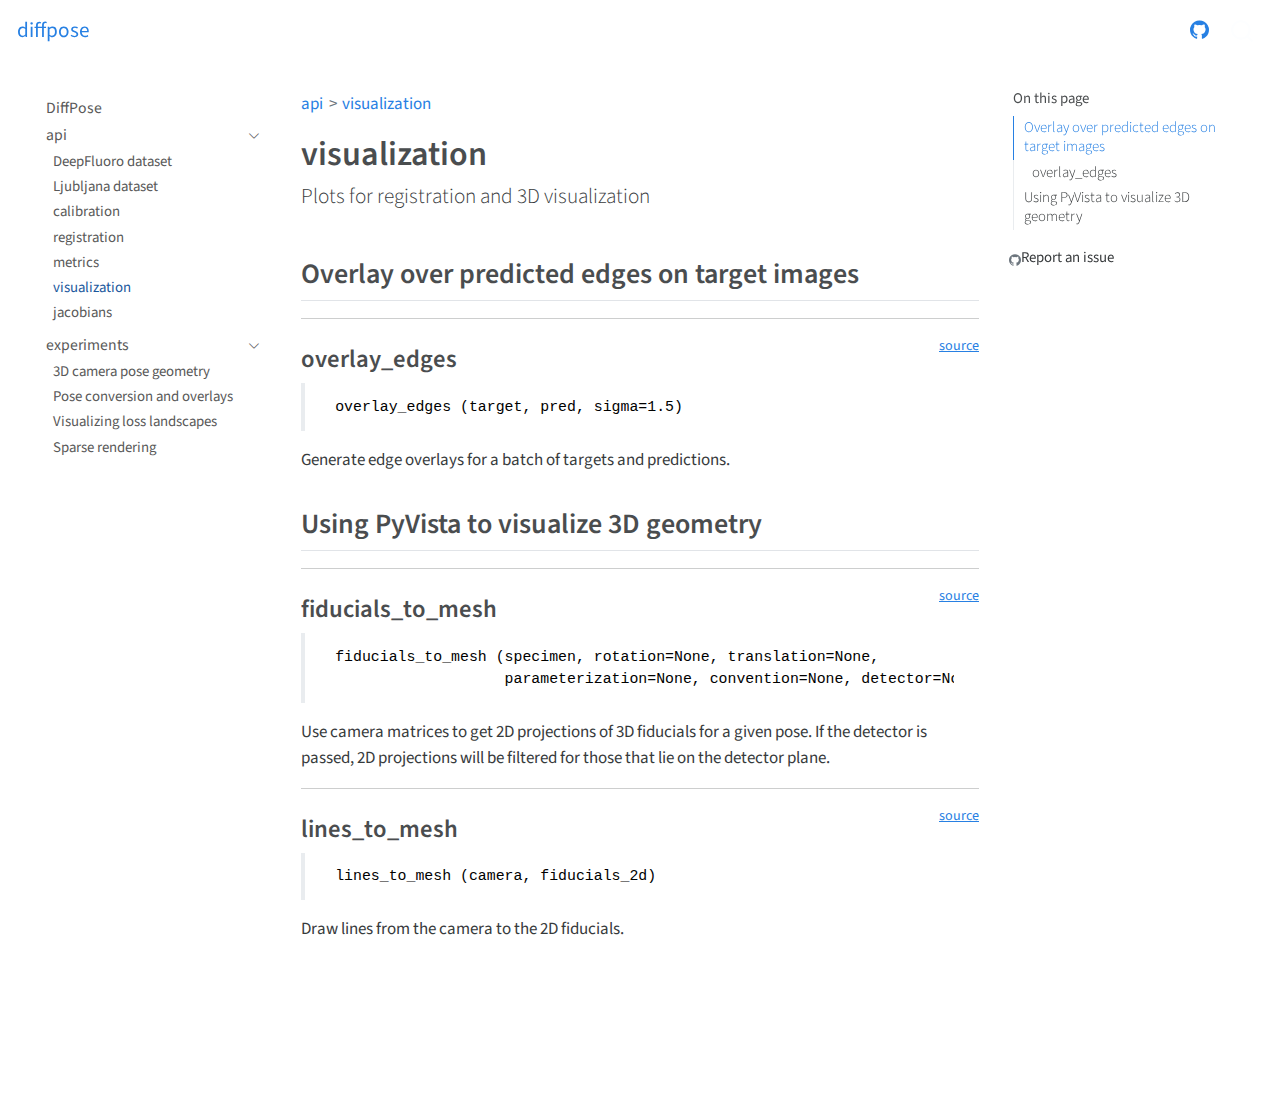
<file: api/visualization.html>
<!DOCTYPE html>
<html xmlns="http://www.w3.org/1999/xhtml" lang="en" xml:lang="en"><head>

<meta charset="utf-8">
<meta name="generator" content="quarto-1.4.551">

<meta name="viewport" content="width=device-width, initial-scale=1.0, user-scalable=yes">


<title>diffpose - visualization</title>
<style>
code{white-space: pre-wrap;}
span.smallcaps{font-variant: small-caps;}
div.columns{display: flex; gap: min(4vw, 1.5em);}
div.column{flex: auto; overflow-x: auto;}
div.hanging-indent{margin-left: 1.5em; text-indent: -1.5em;}
ul.task-list{list-style: none;}
ul.task-list li input[type="checkbox"] {
  width: 0.8em;
  margin: 0 0.8em 0.2em -1em; /* quarto-specific, see https://github.com/quarto-dev/quarto-cli/issues/4556 */ 
  vertical-align: middle;
}
</style>


<script src="../site_libs/quarto-nav/quarto-nav.js"></script>
<script src="../site_libs/quarto-nav/headroom.min.js"></script>
<script src="../site_libs/clipboard/clipboard.min.js"></script>
<script src="../site_libs/quarto-search/autocomplete.umd.js"></script>
<script src="../site_libs/quarto-search/fuse.min.js"></script>
<script src="../site_libs/quarto-search/quarto-search.js"></script>
<meta name="quarto:offset" content="../">
<link href="../favicon.png" rel="icon" type="image/png">
<script src="../site_libs/quarto-html/quarto.js"></script>
<script src="../site_libs/quarto-html/popper.min.js"></script>
<script src="../site_libs/quarto-html/tippy.umd.min.js"></script>
<script src="../site_libs/quarto-html/anchor.min.js"></script>
<link href="../site_libs/quarto-html/tippy.css" rel="stylesheet">
<link href="../site_libs/quarto-html/quarto-syntax-highlighting.css" rel="stylesheet" id="quarto-text-highlighting-styles">
<script src="../site_libs/bootstrap/bootstrap.min.js"></script>
<link href="../site_libs/bootstrap/bootstrap-icons.css" rel="stylesheet">
<link href="../site_libs/bootstrap/bootstrap.min.css" rel="stylesheet" id="quarto-bootstrap" data-mode="light">
<script id="quarto-search-options" type="application/json">{
  "location": "navbar",
  "copy-button": false,
  "collapse-after": 3,
  "panel-placement": "end",
  "type": "overlay",
  "limit": 50,
  "keyboard-shortcut": [
    "f",
    "/",
    "s"
  ],
  "show-item-context": false,
  "language": {
    "search-no-results-text": "No results",
    "search-matching-documents-text": "matching documents",
    "search-copy-link-title": "Copy link to search",
    "search-hide-matches-text": "Hide additional matches",
    "search-more-match-text": "more match in this document",
    "search-more-matches-text": "more matches in this document",
    "search-clear-button-title": "Clear",
    "search-text-placeholder": "",
    "search-detached-cancel-button-title": "Cancel",
    "search-submit-button-title": "Submit",
    "search-label": "Search"
  }
}</script>


<link rel="stylesheet" href="../styles.css">
<meta property="og:title" content="diffpose - visualization">
<meta property="og:description" content="Plots for registration and 3D visualization">
<meta property="og:site_name" content="diffpose">
<meta name="twitter:title" content="diffpose - visualization">
<meta name="twitter:description" content="Plots for registration and 3D visualization">
<meta name="twitter:card" content="summary">
</head>

<body class="nav-sidebar floating nav-fixed">

<div id="quarto-search-results"></div>
  <header id="quarto-header" class="headroom fixed-top">
    <nav class="navbar navbar-expand-lg " data-bs-theme="dark">
      <div class="navbar-container container-fluid">
      <div class="navbar-brand-container mx-auto">
    <a class="navbar-brand" href="../index.html">
    <span class="navbar-title">diffpose</span>
    </a>
  </div>
            <div id="quarto-search" class="" title="Search"></div>
          <button class="navbar-toggler" type="button" data-bs-toggle="collapse" data-bs-target="#navbarCollapse" aria-controls="navbarCollapse" aria-expanded="false" aria-label="Toggle navigation" onclick="if (window.quartoToggleHeadroom) { window.quartoToggleHeadroom(); }">
  <span class="navbar-toggler-icon"></span>
</button>
          <div class="collapse navbar-collapse" id="navbarCollapse">
            <ul class="navbar-nav navbar-nav-scroll ms-auto">
  <li class="nav-item compact">
    <a class="nav-link" href="https://github.com/eigenvivek/DiffPose"> <i class="bi bi-github" role="img">
</i> 
<span class="menu-text"></span></a>
  </li>  
</ul>
          </div> <!-- /navcollapse -->
          <div class="quarto-navbar-tools">
</div>
      </div> <!-- /container-fluid -->
    </nav>
  <nav class="quarto-secondary-nav">
    <div class="container-fluid d-flex">
      <button type="button" class="quarto-btn-toggle btn" data-bs-toggle="collapse" data-bs-target=".quarto-sidebar-collapse-item" aria-controls="quarto-sidebar" aria-expanded="false" aria-label="Toggle sidebar navigation" onclick="if (window.quartoToggleHeadroom) { window.quartoToggleHeadroom(); }">
        <i class="bi bi-layout-text-sidebar-reverse"></i>
      </button>
        <nav class="quarto-page-breadcrumbs" aria-label="breadcrumb"><ol class="breadcrumb"><li class="breadcrumb-item"><a href="../api/deepfluoro.html">api</a></li><li class="breadcrumb-item"><a href="../api/visualization.html">visualization</a></li></ol></nav>
        <a class="flex-grow-1" role="button" data-bs-toggle="collapse" data-bs-target=".quarto-sidebar-collapse-item" aria-controls="quarto-sidebar" aria-expanded="false" aria-label="Toggle sidebar navigation" onclick="if (window.quartoToggleHeadroom) { window.quartoToggleHeadroom(); }">      
        </a>
    </div>
  </nav>
</header>
<!-- content -->
<div id="quarto-content" class="quarto-container page-columns page-rows-contents page-layout-article page-navbar">
<!-- sidebar -->
  <nav id="quarto-sidebar" class="sidebar collapse collapse-horizontal quarto-sidebar-collapse-item sidebar-navigation floating overflow-auto">
    <div class="sidebar-menu-container"> 
    <ul class="list-unstyled mt-1">
        <li class="sidebar-item">
  <div class="sidebar-item-container"> 
  <a href="../index.html" class="sidebar-item-text sidebar-link">
 <span class="menu-text">DiffPose</span></a>
  </div>
</li>
        <li class="sidebar-item sidebar-item-section">
      <div class="sidebar-item-container"> 
            <a class="sidebar-item-text sidebar-link text-start" data-bs-toggle="collapse" data-bs-target="#quarto-sidebar-section-1" aria-expanded="true">
 <span class="menu-text">api</span></a>
          <a class="sidebar-item-toggle text-start" data-bs-toggle="collapse" data-bs-target="#quarto-sidebar-section-1" aria-expanded="true" aria-label="Toggle section">
            <i class="bi bi-chevron-right ms-2"></i>
          </a> 
      </div>
      <ul id="quarto-sidebar-section-1" class="collapse list-unstyled sidebar-section depth1 show">  
          <li class="sidebar-item">
  <div class="sidebar-item-container"> 
  <a href="../api/deepfluoro.html" class="sidebar-item-text sidebar-link">
 <span class="menu-text">DeepFluoro dataset</span></a>
  </div>
</li>
          <li class="sidebar-item">
  <div class="sidebar-item-container"> 
  <a href="../api/ljubljana.html" class="sidebar-item-text sidebar-link">
 <span class="menu-text">Ljubljana dataset</span></a>
  </div>
</li>
          <li class="sidebar-item">
  <div class="sidebar-item-container"> 
  <a href="../api/calibration.html" class="sidebar-item-text sidebar-link">
 <span class="menu-text">calibration</span></a>
  </div>
</li>
          <li class="sidebar-item">
  <div class="sidebar-item-container"> 
  <a href="../api/registration.html" class="sidebar-item-text sidebar-link">
 <span class="menu-text">registration</span></a>
  </div>
</li>
          <li class="sidebar-item">
  <div class="sidebar-item-container"> 
  <a href="../api/metrics.html" class="sidebar-item-text sidebar-link">
 <span class="menu-text">metrics</span></a>
  </div>
</li>
          <li class="sidebar-item">
  <div class="sidebar-item-container"> 
  <a href="../api/visualization.html" class="sidebar-item-text sidebar-link active">
 <span class="menu-text">visualization</span></a>
  </div>
</li>
          <li class="sidebar-item">
  <div class="sidebar-item-container"> 
  <a href="../api/jacobians.html" class="sidebar-item-text sidebar-link">
 <span class="menu-text">jacobians</span></a>
  </div>
</li>
      </ul>
  </li>
        <li class="sidebar-item sidebar-item-section">
      <div class="sidebar-item-container"> 
            <a class="sidebar-item-text sidebar-link text-start" data-bs-toggle="collapse" data-bs-target="#quarto-sidebar-section-2" aria-expanded="true">
 <span class="menu-text">experiments</span></a>
          <a class="sidebar-item-toggle text-start" data-bs-toggle="collapse" data-bs-target="#quarto-sidebar-section-2" aria-expanded="true" aria-label="Toggle section">
            <i class="bi bi-chevron-right ms-2"></i>
          </a> 
      </div>
      <ul id="quarto-sidebar-section-2" class="collapse list-unstyled sidebar-section depth1 show">  
          <li class="sidebar-item">
  <div class="sidebar-item-container"> 
  <a href="../experiments/3d_visualization.html" class="sidebar-item-text sidebar-link">
 <span class="menu-text">3D camera pose geometry</span></a>
  </div>
</li>
          <li class="sidebar-item">
  <div class="sidebar-item-container"> 
  <a href="../experiments/pose_recovery.html" class="sidebar-item-text sidebar-link">
 <span class="menu-text">Pose conversion and overlays</span></a>
  </div>
</li>
          <li class="sidebar-item">
  <div class="sidebar-item-container"> 
  <a href="../experiments/loss_landscapes.html" class="sidebar-item-text sidebar-link">
 <span class="menu-text">Visualizing loss landscapes</span></a>
  </div>
</li>
          <li class="sidebar-item">
  <div class="sidebar-item-container"> 
  <a href="../experiments/sparse_rendering.html" class="sidebar-item-text sidebar-link">
 <span class="menu-text">Sparse rendering</span></a>
  </div>
</li>
      </ul>
  </li>
    </ul>
    </div>
</nav>
<div id="quarto-sidebar-glass" class="quarto-sidebar-collapse-item" data-bs-toggle="collapse" data-bs-target=".quarto-sidebar-collapse-item"></div>
<!-- margin-sidebar -->
    <div id="quarto-margin-sidebar" class="sidebar margin-sidebar">
        <nav id="TOC" role="doc-toc" class="toc-active">
    <h2 id="toc-title">On this page</h2>
   
  <ul>
  <li><a href="#overlay-over-predicted-edges-on-target-images" id="toc-overlay-over-predicted-edges-on-target-images" class="nav-link active" data-scroll-target="#overlay-over-predicted-edges-on-target-images">Overlay over predicted edges on target images</a>
  <ul class="collapse">
  <li><a href="#overlay_edges" id="toc-overlay_edges" class="nav-link" data-scroll-target="#overlay_edges">overlay_edges</a></li>
  </ul></li>
  <li><a href="#using-pyvista-to-visualize-3d-geometry" id="toc-using-pyvista-to-visualize-3d-geometry" class="nav-link" data-scroll-target="#using-pyvista-to-visualize-3d-geometry">Using PyVista to visualize 3D geometry</a>
  <ul class="collapse">
  <li><a href="#fiducials_to_mesh" id="toc-fiducials_to_mesh" class="nav-link" data-scroll-target="#fiducials_to_mesh">fiducials_to_mesh</a></li>
  <li><a href="#lines_to_mesh" id="toc-lines_to_mesh" class="nav-link" data-scroll-target="#lines_to_mesh">lines_to_mesh</a></li>
  </ul></li>
  </ul>
<div class="toc-actions"><ul><li><a href="https://github.com/eigenvivek/DiffPose/issues/new" class="toc-action"><i class="bi bi-github"></i>Report an issue</a></li></ul></div></nav>
    </div>
<!-- main -->
<main class="content" id="quarto-document-content">

<header id="title-block-header" class="quarto-title-block default"><nav class="quarto-page-breadcrumbs quarto-title-breadcrumbs d-none d-lg-block" aria-label="breadcrumb"><ol class="breadcrumb"><li class="breadcrumb-item"><a href="../api/deepfluoro.html">api</a></li><li class="breadcrumb-item"><a href="../api/visualization.html">visualization</a></li></ol></nav>
<div class="quarto-title">
<h1 class="title">visualization</h1>
<p class="subtitle lead">Plots for registration and 3D visualization</p>
</div>



<div class="quarto-title-meta">

    
  
    
  </div>
  


</header>


<!-- WARNING: THIS FILE WAS AUTOGENERATED! DO NOT EDIT! -->
<section id="overlay-over-predicted-edges-on-target-images" class="level2">
<h2 class="anchored" data-anchor-id="overlay-over-predicted-edges-on-target-images">Overlay over predicted edges on target images</h2>
<hr>
<p><a href="https://github.com/eigenvivek/DiffPose/blob/main/diffpose/visualization.py#L33" target="_blank" style="float:right; font-size:smaller">source</a></p>
<section id="overlay_edges" class="level3">
<h3 class="anchored" data-anchor-id="overlay_edges">overlay_edges</h3>
<blockquote class="blockquote">
<pre><code> overlay_edges (target, pred, sigma=1.5)</code></pre>
</blockquote>
<p>Generate edge overlays for a batch of targets and predictions.</p>
</section>
</section>
<section id="using-pyvista-to-visualize-3d-geometry" class="level2">
<h2 class="anchored" data-anchor-id="using-pyvista-to-visualize-3d-geometry">Using PyVista to visualize 3D geometry</h2>
<hr>
<p><a href="https://github.com/eigenvivek/DiffPose/blob/main/diffpose/visualization.py#L74" target="_blank" style="float:right; font-size:smaller">source</a></p>
<section id="fiducials_to_mesh" class="level3">
<h3 class="anchored" data-anchor-id="fiducials_to_mesh">fiducials_to_mesh</h3>
<blockquote class="blockquote">
<pre><code> fiducials_to_mesh (specimen, rotation=None, translation=None,
                    parameterization=None, convention=None, detector=None)</code></pre>
</blockquote>
<p>Use camera matrices to get 2D projections of 3D fiducials for a given pose. If the detector is passed, 2D projections will be filtered for those that lie on the detector plane.</p>
<hr>
<p><a href="https://github.com/eigenvivek/DiffPose/blob/main/diffpose/visualization.py#L118" target="_blank" style="float:right; font-size:smaller">source</a></p>
</section>
<section id="lines_to_mesh" class="level3">
<h3 class="anchored" data-anchor-id="lines_to_mesh">lines_to_mesh</h3>
<blockquote class="blockquote">
<pre><code> lines_to_mesh (camera, fiducials_2d)</code></pre>
</blockquote>
<p>Draw lines from the camera to the 2D fiducials.</p>


</section>
</section>

</main> <!-- /main -->
<script id="quarto-html-after-body" type="application/javascript">
window.document.addEventListener("DOMContentLoaded", function (event) {
  const toggleBodyColorMode = (bsSheetEl) => {
    const mode = bsSheetEl.getAttribute("data-mode");
    const bodyEl = window.document.querySelector("body");
    if (mode === "dark") {
      bodyEl.classList.add("quarto-dark");
      bodyEl.classList.remove("quarto-light");
    } else {
      bodyEl.classList.add("quarto-light");
      bodyEl.classList.remove("quarto-dark");
    }
  }
  const toggleBodyColorPrimary = () => {
    const bsSheetEl = window.document.querySelector("link#quarto-bootstrap");
    if (bsSheetEl) {
      toggleBodyColorMode(bsSheetEl);
    }
  }
  toggleBodyColorPrimary();  
  const icon = "";
  const anchorJS = new window.AnchorJS();
  anchorJS.options = {
    placement: 'right',
    icon: icon
  };
  anchorJS.add('.anchored');
  const isCodeAnnotation = (el) => {
    for (const clz of el.classList) {
      if (clz.startsWith('code-annotation-')) {                     
        return true;
      }
    }
    return false;
  }
  const clipboard = new window.ClipboardJS('.code-copy-button', {
    text: function(trigger) {
      const codeEl = trigger.previousElementSibling.cloneNode(true);
      for (const childEl of codeEl.children) {
        if (isCodeAnnotation(childEl)) {
          childEl.remove();
        }
      }
      return codeEl.innerText;
    }
  });
  clipboard.on('success', function(e) {
    // button target
    const button = e.trigger;
    // don't keep focus
    button.blur();
    // flash "checked"
    button.classList.add('code-copy-button-checked');
    var currentTitle = button.getAttribute("title");
    button.setAttribute("title", "Copied!");
    let tooltip;
    if (window.bootstrap) {
      button.setAttribute("data-bs-toggle", "tooltip");
      button.setAttribute("data-bs-placement", "left");
      button.setAttribute("data-bs-title", "Copied!");
      tooltip = new bootstrap.Tooltip(button, 
        { trigger: "manual", 
          customClass: "code-copy-button-tooltip",
          offset: [0, -8]});
      tooltip.show();    
    }
    setTimeout(function() {
      if (tooltip) {
        tooltip.hide();
        button.removeAttribute("data-bs-title");
        button.removeAttribute("data-bs-toggle");
        button.removeAttribute("data-bs-placement");
      }
      button.setAttribute("title", currentTitle);
      button.classList.remove('code-copy-button-checked');
    }, 1000);
    // clear code selection
    e.clearSelection();
  });
    var localhostRegex = new RegExp(/^(?:http|https):\/\/localhost\:?[0-9]*\//);
    var mailtoRegex = new RegExp(/^mailto:/);
      var filterRegex = new RegExp("https:\/\/vivekg\.dev\/DiffPose");
    var isInternal = (href) => {
        return filterRegex.test(href) || localhostRegex.test(href) || mailtoRegex.test(href);
    }
    // Inspect non-navigation links and adorn them if external
 	var links = window.document.querySelectorAll('a[href]:not(.nav-link):not(.navbar-brand):not(.toc-action):not(.sidebar-link):not(.sidebar-item-toggle):not(.pagination-link):not(.no-external):not([aria-hidden]):not(.dropdown-item):not(.quarto-navigation-tool)');
    for (var i=0; i<links.length; i++) {
      const link = links[i];
      if (!isInternal(link.href)) {
        // undo the damage that might have been done by quarto-nav.js in the case of
        // links that we want to consider external
        if (link.dataset.originalHref !== undefined) {
          link.href = link.dataset.originalHref;
        }
      }
    }
  function tippyHover(el, contentFn, onTriggerFn, onUntriggerFn) {
    const config = {
      allowHTML: true,
      maxWidth: 500,
      delay: 100,
      arrow: false,
      appendTo: function(el) {
          return el.parentElement;
      },
      interactive: true,
      interactiveBorder: 10,
      theme: 'quarto',
      placement: 'bottom-start',
    };
    if (contentFn) {
      config.content = contentFn;
    }
    if (onTriggerFn) {
      config.onTrigger = onTriggerFn;
    }
    if (onUntriggerFn) {
      config.onUntrigger = onUntriggerFn;
    }
    window.tippy(el, config); 
  }
  const noterefs = window.document.querySelectorAll('a[role="doc-noteref"]');
  for (var i=0; i<noterefs.length; i++) {
    const ref = noterefs[i];
    tippyHover(ref, function() {
      // use id or data attribute instead here
      let href = ref.getAttribute('data-footnote-href') || ref.getAttribute('href');
      try { href = new URL(href).hash; } catch {}
      const id = href.replace(/^#\/?/, "");
      const note = window.document.getElementById(id);
      if (note) {
        return note.innerHTML;
      } else {
        return "";
      }
    });
  }
  const xrefs = window.document.querySelectorAll('a.quarto-xref');
  const processXRef = (id, note) => {
    // Strip column container classes
    const stripColumnClz = (el) => {
      el.classList.remove("page-full", "page-columns");
      if (el.children) {
        for (const child of el.children) {
          stripColumnClz(child);
        }
      }
    }
    stripColumnClz(note)
    if (id === null || id.startsWith('sec-')) {
      // Special case sections, only their first couple elements
      const container = document.createElement("div");
      if (note.children && note.children.length > 2) {
        container.appendChild(note.children[0].cloneNode(true));
        for (let i = 1; i < note.children.length; i++) {
          const child = note.children[i];
          if (child.tagName === "P" && child.innerText === "") {
            continue;
          } else {
            container.appendChild(child.cloneNode(true));
            break;
          }
        }
        if (window.Quarto?.typesetMath) {
          window.Quarto.typesetMath(container);
        }
        return container.innerHTML
      } else {
        if (window.Quarto?.typesetMath) {
          window.Quarto.typesetMath(note);
        }
        return note.innerHTML;
      }
    } else {
      // Remove any anchor links if they are present
      const anchorLink = note.querySelector('a.anchorjs-link');
      if (anchorLink) {
        anchorLink.remove();
      }
      if (window.Quarto?.typesetMath) {
        window.Quarto.typesetMath(note);
      }
      // TODO in 1.5, we should make sure this works without a callout special case
      if (note.classList.contains("callout")) {
        return note.outerHTML;
      } else {
        return note.innerHTML;
      }
    }
  }
  for (var i=0; i<xrefs.length; i++) {
    const xref = xrefs[i];
    tippyHover(xref, undefined, function(instance) {
      instance.disable();
      let url = xref.getAttribute('href');
      let hash = undefined; 
      if (url.startsWith('#')) {
        hash = url;
      } else {
        try { hash = new URL(url).hash; } catch {}
      }
      if (hash) {
        const id = hash.replace(/^#\/?/, "");
        const note = window.document.getElementById(id);
        if (note !== null) {
          try {
            const html = processXRef(id, note.cloneNode(true));
            instance.setContent(html);
          } finally {
            instance.enable();
            instance.show();
          }
        } else {
          // See if we can fetch this
          fetch(url.split('#')[0])
          .then(res => res.text())
          .then(html => {
            const parser = new DOMParser();
            const htmlDoc = parser.parseFromString(html, "text/html");
            const note = htmlDoc.getElementById(id);
            if (note !== null) {
              const html = processXRef(id, note);
              instance.setContent(html);
            } 
          }).finally(() => {
            instance.enable();
            instance.show();
          });
        }
      } else {
        // See if we can fetch a full url (with no hash to target)
        // This is a special case and we should probably do some content thinning / targeting
        fetch(url)
        .then(res => res.text())
        .then(html => {
          const parser = new DOMParser();
          const htmlDoc = parser.parseFromString(html, "text/html");
          const note = htmlDoc.querySelector('main.content');
          if (note !== null) {
            // This should only happen for chapter cross references
            // (since there is no id in the URL)
            // remove the first header
            if (note.children.length > 0 && note.children[0].tagName === "HEADER") {
              note.children[0].remove();
            }
            const html = processXRef(null, note);
            instance.setContent(html);
          } 
        }).finally(() => {
          instance.enable();
          instance.show();
        });
      }
    }, function(instance) {
    });
  }
      let selectedAnnoteEl;
      const selectorForAnnotation = ( cell, annotation) => {
        let cellAttr = 'data-code-cell="' + cell + '"';
        let lineAttr = 'data-code-annotation="' +  annotation + '"';
        const selector = 'span[' + cellAttr + '][' + lineAttr + ']';
        return selector;
      }
      const selectCodeLines = (annoteEl) => {
        const doc = window.document;
        const targetCell = annoteEl.getAttribute("data-target-cell");
        const targetAnnotation = annoteEl.getAttribute("data-target-annotation");
        const annoteSpan = window.document.querySelector(selectorForAnnotation(targetCell, targetAnnotation));
        const lines = annoteSpan.getAttribute("data-code-lines").split(",");
        const lineIds = lines.map((line) => {
          return targetCell + "-" + line;
        })
        let top = null;
        let height = null;
        let parent = null;
        if (lineIds.length > 0) {
            //compute the position of the single el (top and bottom and make a div)
            const el = window.document.getElementById(lineIds[0]);
            top = el.offsetTop;
            height = el.offsetHeight;
            parent = el.parentElement.parentElement;
          if (lineIds.length > 1) {
            const lastEl = window.document.getElementById(lineIds[lineIds.length - 1]);
            const bottom = lastEl.offsetTop + lastEl.offsetHeight;
            height = bottom - top;
          }
          if (top !== null && height !== null && parent !== null) {
            // cook up a div (if necessary) and position it 
            let div = window.document.getElementById("code-annotation-line-highlight");
            if (div === null) {
              div = window.document.createElement("div");
              div.setAttribute("id", "code-annotation-line-highlight");
              div.style.position = 'absolute';
              parent.appendChild(div);
            }
            div.style.top = top - 2 + "px";
            div.style.height = height + 4 + "px";
            div.style.left = 0;
            let gutterDiv = window.document.getElementById("code-annotation-line-highlight-gutter");
            if (gutterDiv === null) {
              gutterDiv = window.document.createElement("div");
              gutterDiv.setAttribute("id", "code-annotation-line-highlight-gutter");
              gutterDiv.style.position = 'absolute';
              const codeCell = window.document.getElementById(targetCell);
              const gutter = codeCell.querySelector('.code-annotation-gutter');
              gutter.appendChild(gutterDiv);
            }
            gutterDiv.style.top = top - 2 + "px";
            gutterDiv.style.height = height + 4 + "px";
          }
          selectedAnnoteEl = annoteEl;
        }
      };
      const unselectCodeLines = () => {
        const elementsIds = ["code-annotation-line-highlight", "code-annotation-line-highlight-gutter"];
        elementsIds.forEach((elId) => {
          const div = window.document.getElementById(elId);
          if (div) {
            div.remove();
          }
        });
        selectedAnnoteEl = undefined;
      };
        // Handle positioning of the toggle
    window.addEventListener(
      "resize",
      throttle(() => {
        elRect = undefined;
        if (selectedAnnoteEl) {
          selectCodeLines(selectedAnnoteEl);
        }
      }, 10)
    );
    function throttle(fn, ms) {
    let throttle = false;
    let timer;
      return (...args) => {
        if(!throttle) { // first call gets through
            fn.apply(this, args);
            throttle = true;
        } else { // all the others get throttled
            if(timer) clearTimeout(timer); // cancel #2
            timer = setTimeout(() => {
              fn.apply(this, args);
              timer = throttle = false;
            }, ms);
        }
      };
    }
      // Attach click handler to the DT
      const annoteDls = window.document.querySelectorAll('dt[data-target-cell]');
      for (const annoteDlNode of annoteDls) {
        annoteDlNode.addEventListener('click', (event) => {
          const clickedEl = event.target;
          if (clickedEl !== selectedAnnoteEl) {
            unselectCodeLines();
            const activeEl = window.document.querySelector('dt[data-target-cell].code-annotation-active');
            if (activeEl) {
              activeEl.classList.remove('code-annotation-active');
            }
            selectCodeLines(clickedEl);
            clickedEl.classList.add('code-annotation-active');
          } else {
            // Unselect the line
            unselectCodeLines();
            clickedEl.classList.remove('code-annotation-active');
          }
        });
      }
  const findCites = (el) => {
    const parentEl = el.parentElement;
    if (parentEl) {
      const cites = parentEl.dataset.cites;
      if (cites) {
        return {
          el,
          cites: cites.split(' ')
        };
      } else {
        return findCites(el.parentElement)
      }
    } else {
      return undefined;
    }
  };
  var bibliorefs = window.document.querySelectorAll('a[role="doc-biblioref"]');
  for (var i=0; i<bibliorefs.length; i++) {
    const ref = bibliorefs[i];
    const citeInfo = findCites(ref);
    if (citeInfo) {
      tippyHover(citeInfo.el, function() {
        var popup = window.document.createElement('div');
        citeInfo.cites.forEach(function(cite) {
          var citeDiv = window.document.createElement('div');
          citeDiv.classList.add('hanging-indent');
          citeDiv.classList.add('csl-entry');
          var biblioDiv = window.document.getElementById('ref-' + cite);
          if (biblioDiv) {
            citeDiv.innerHTML = biblioDiv.innerHTML;
          }
          popup.appendChild(citeDiv);
        });
        return popup.innerHTML;
      });
    }
  }
});
</script>
</div> <!-- /content -->




<footer class="footer"><div class="nav-footer"><div class="nav-footer-center"><div class="toc-actions d-sm-block d-md-none"><ul><li><a href="https://github.com/eigenvivek/DiffPose/issues/new" class="toc-action"><i class="bi bi-github"></i>Report an issue</a></li></ul></div></div></div></footer></body></html>
</file>
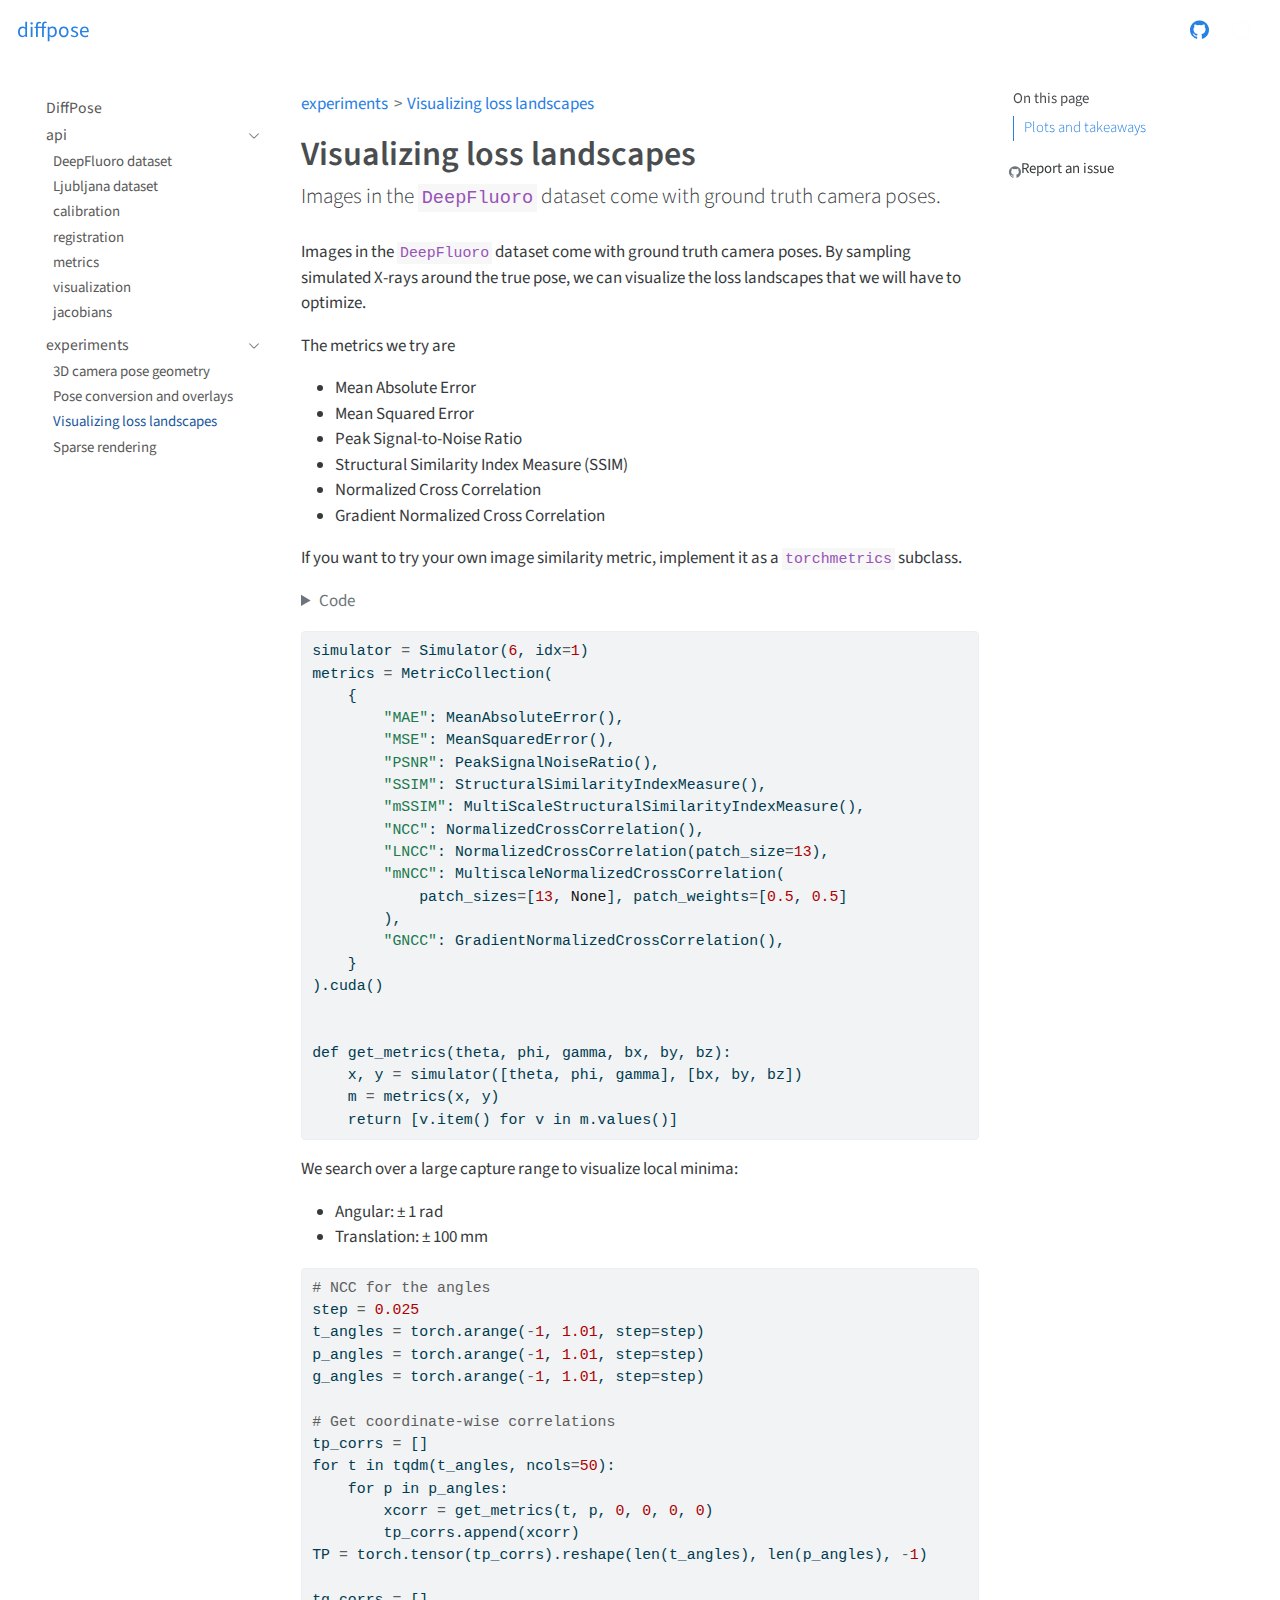
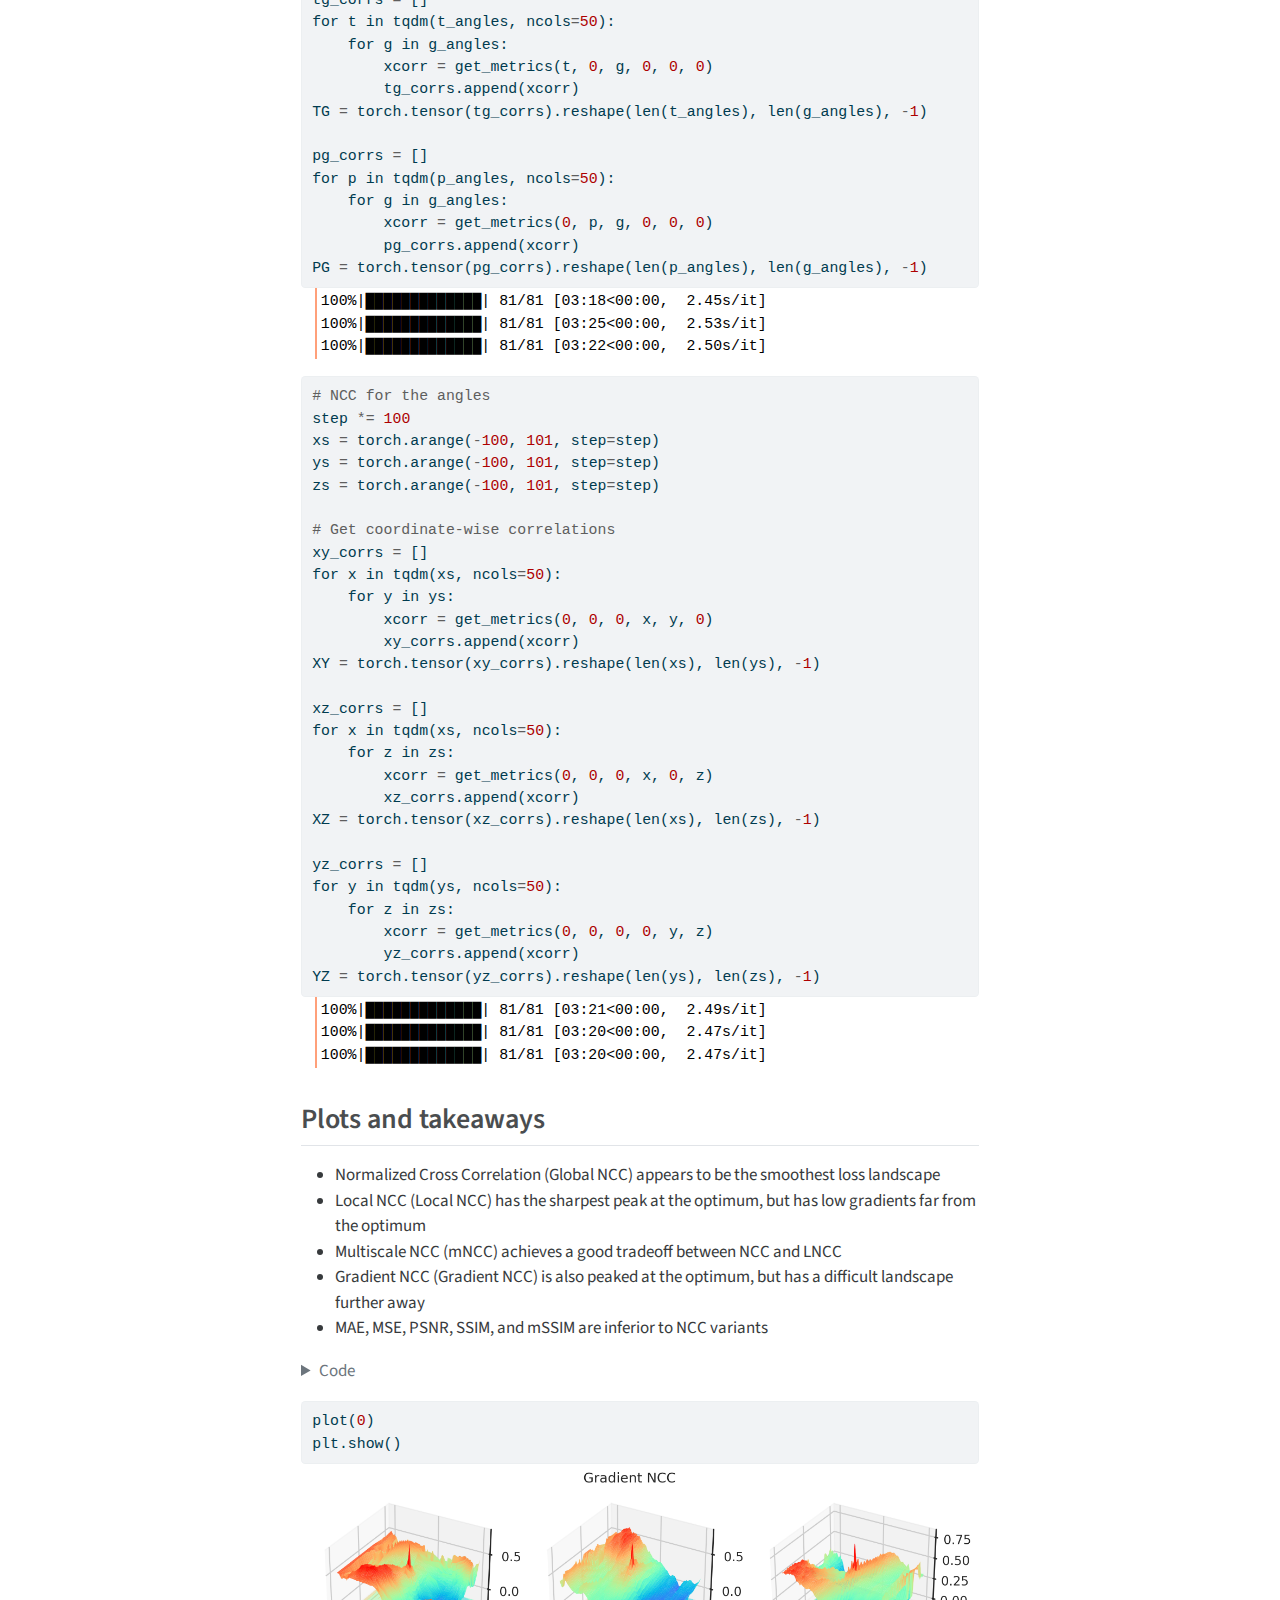
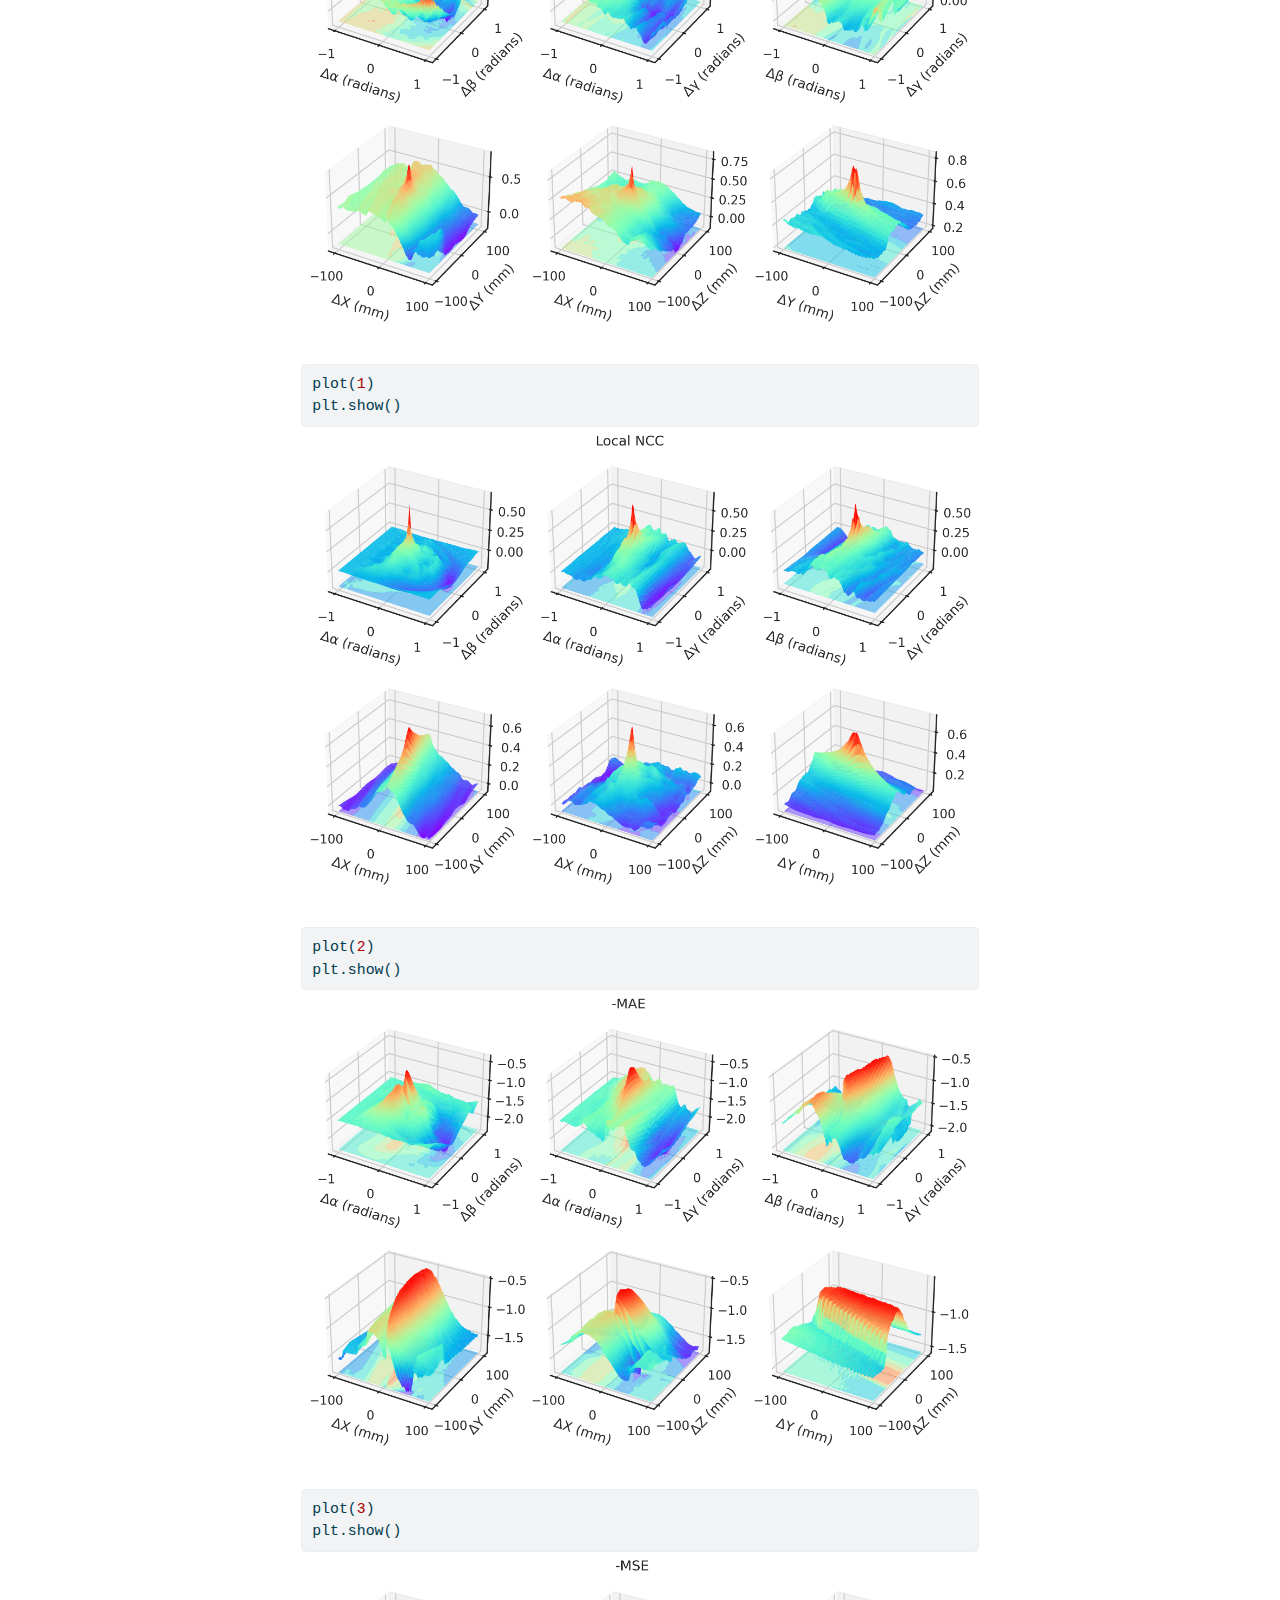
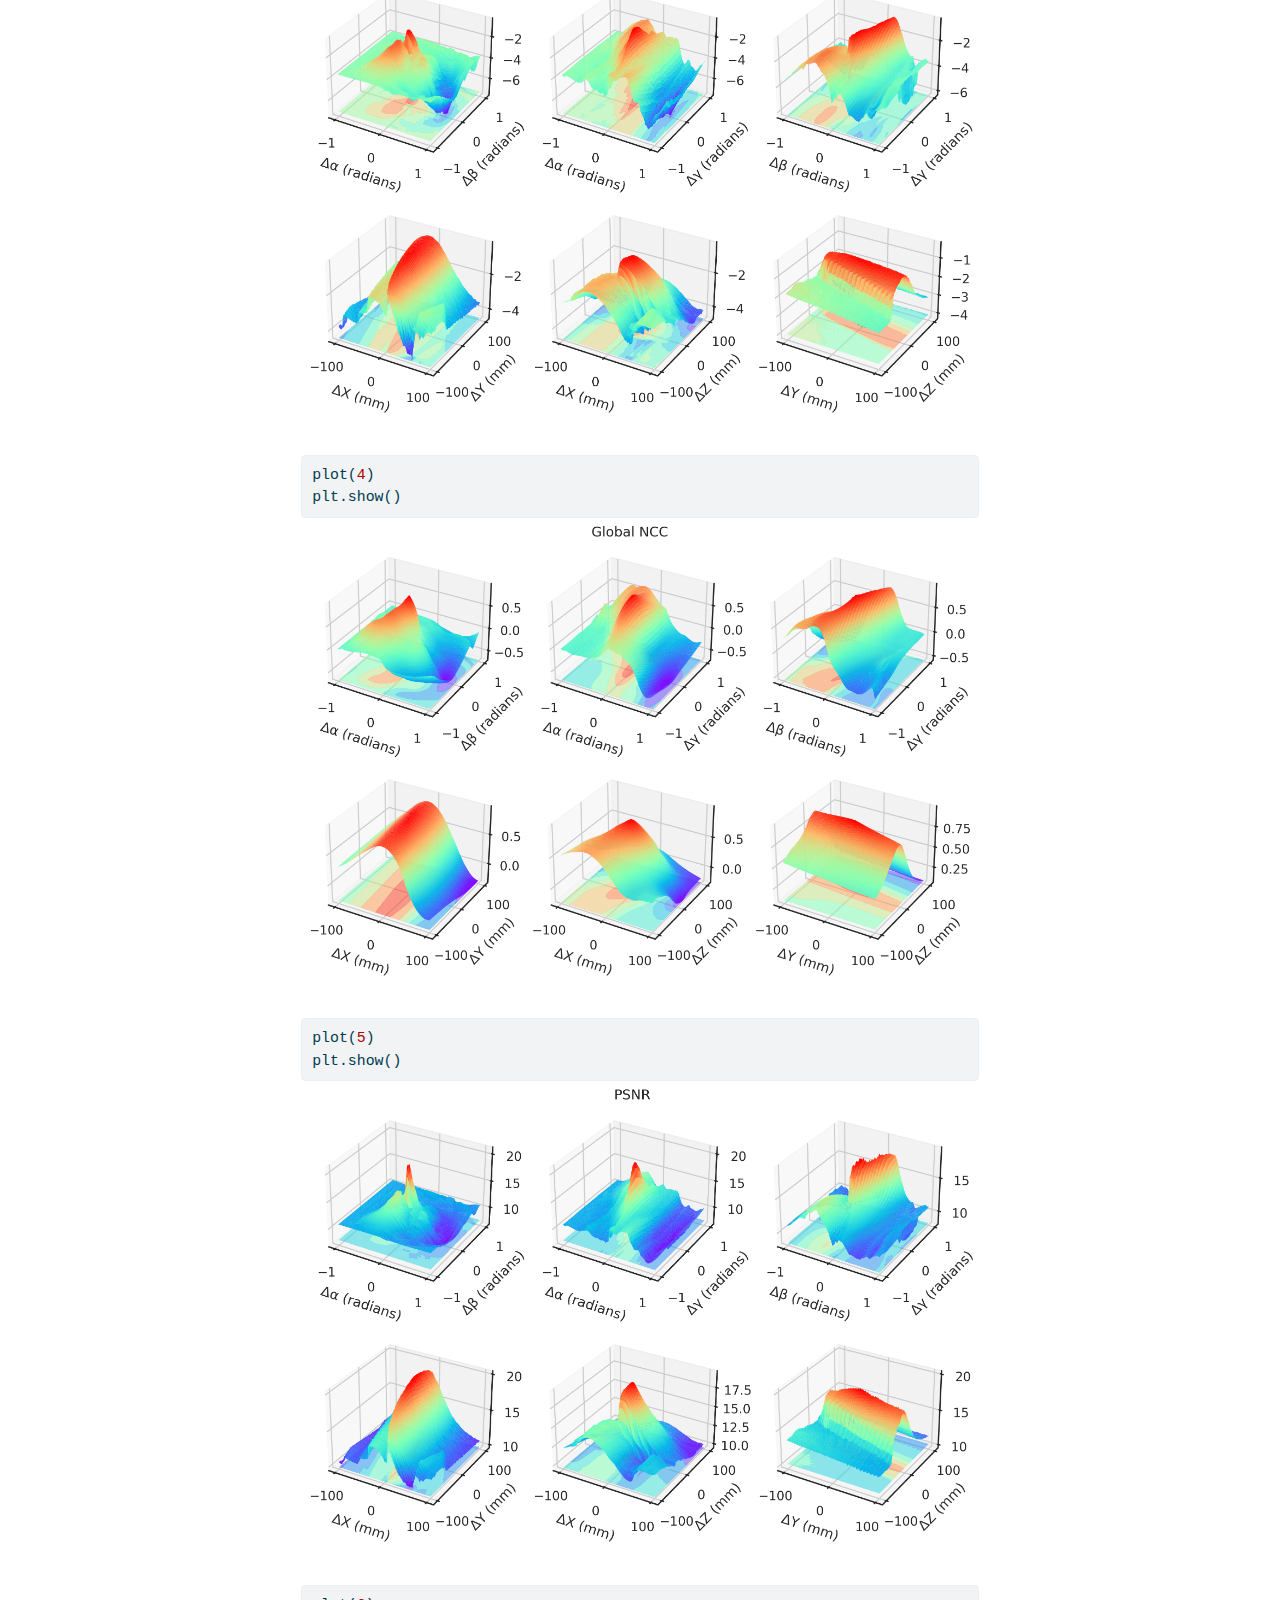
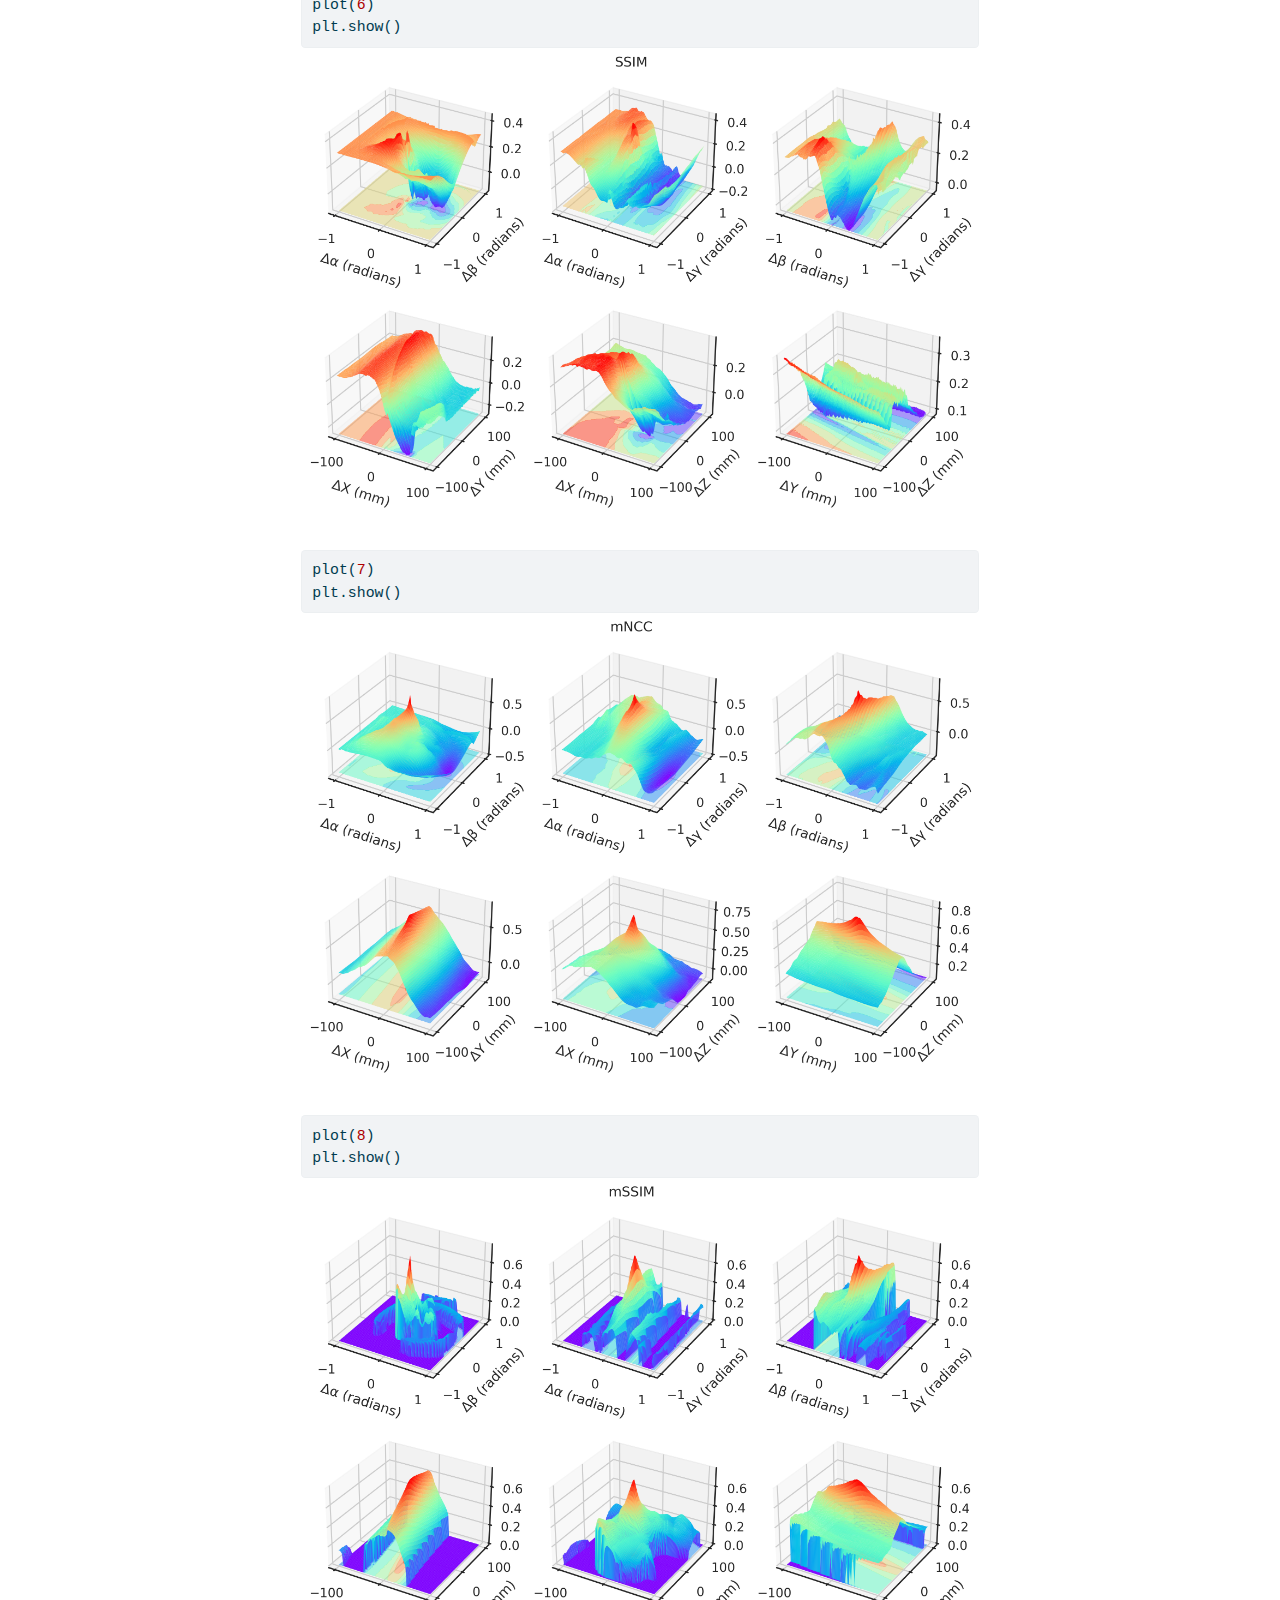
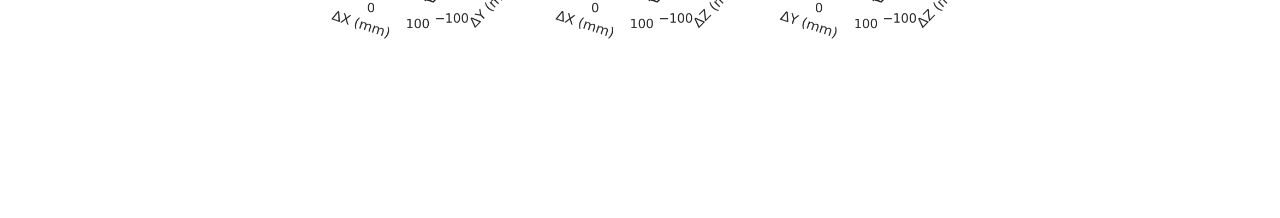
<file: experiments/loss_landscapes.html>
<!DOCTYPE html>
<html xmlns="http://www.w3.org/1999/xhtml" lang="en" xml:lang="en"><head>

<meta charset="utf-8">
<meta name="generator" content="quarto-1.4.551">

<meta name="viewport" content="width=device-width, initial-scale=1.0, user-scalable=yes">


<title>diffpose - Visualizing loss landscapes</title>
<style>
code{white-space: pre-wrap;}
span.smallcaps{font-variant: small-caps;}
div.columns{display: flex; gap: min(4vw, 1.5em);}
div.column{flex: auto; overflow-x: auto;}
div.hanging-indent{margin-left: 1.5em; text-indent: -1.5em;}
ul.task-list{list-style: none;}
ul.task-list li input[type="checkbox"] {
  width: 0.8em;
  margin: 0 0.8em 0.2em -1em; /* quarto-specific, see https://github.com/quarto-dev/quarto-cli/issues/4556 */ 
  vertical-align: middle;
}
/* CSS for syntax highlighting */
pre > code.sourceCode { white-space: pre; position: relative; }
pre > code.sourceCode > span { line-height: 1.25; }
pre > code.sourceCode > span:empty { height: 1.2em; }
.sourceCode { overflow: visible; }
code.sourceCode > span { color: inherit; text-decoration: inherit; }
div.sourceCode { margin: 1em 0; }
pre.sourceCode { margin: 0; }
@media screen {
div.sourceCode { overflow: auto; }
}
@media print {
pre > code.sourceCode { white-space: pre-wrap; }
pre > code.sourceCode > span { text-indent: -5em; padding-left: 5em; }
}
pre.numberSource code
  { counter-reset: source-line 0; }
pre.numberSource code > span
  { position: relative; left: -4em; counter-increment: source-line; }
pre.numberSource code > span > a:first-child::before
  { content: counter(source-line);
    position: relative; left: -1em; text-align: right; vertical-align: baseline;
    border: none; display: inline-block;
    -webkit-touch-callout: none; -webkit-user-select: none;
    -khtml-user-select: none; -moz-user-select: none;
    -ms-user-select: none; user-select: none;
    padding: 0 4px; width: 4em;
  }
pre.numberSource { margin-left: 3em;  padding-left: 4px; }
div.sourceCode
  {   }
@media screen {
pre > code.sourceCode > span > a:first-child::before { text-decoration: underline; }
}
</style>


<script src="../site_libs/quarto-nav/quarto-nav.js"></script>
<script src="../site_libs/quarto-nav/headroom.min.js"></script>
<script src="../site_libs/clipboard/clipboard.min.js"></script>
<script src="../site_libs/quarto-search/autocomplete.umd.js"></script>
<script src="../site_libs/quarto-search/fuse.min.js"></script>
<script src="../site_libs/quarto-search/quarto-search.js"></script>
<meta name="quarto:offset" content="../">
<link href="../favicon.png" rel="icon" type="image/png">
<script src="../site_libs/quarto-html/quarto.js"></script>
<script src="../site_libs/quarto-html/popper.min.js"></script>
<script src="../site_libs/quarto-html/tippy.umd.min.js"></script>
<script src="../site_libs/quarto-html/anchor.min.js"></script>
<link href="../site_libs/quarto-html/tippy.css" rel="stylesheet">
<link href="../site_libs/quarto-html/quarto-syntax-highlighting.css" rel="stylesheet" id="quarto-text-highlighting-styles">
<script src="../site_libs/bootstrap/bootstrap.min.js"></script>
<link href="../site_libs/bootstrap/bootstrap-icons.css" rel="stylesheet">
<link href="../site_libs/bootstrap/bootstrap.min.css" rel="stylesheet" id="quarto-bootstrap" data-mode="light">
<script id="quarto-search-options" type="application/json">{
  "location": "navbar",
  "copy-button": false,
  "collapse-after": 3,
  "panel-placement": "end",
  "type": "overlay",
  "limit": 50,
  "keyboard-shortcut": [
    "f",
    "/",
    "s"
  ],
  "show-item-context": false,
  "language": {
    "search-no-results-text": "No results",
    "search-matching-documents-text": "matching documents",
    "search-copy-link-title": "Copy link to search",
    "search-hide-matches-text": "Hide additional matches",
    "search-more-match-text": "more match in this document",
    "search-more-matches-text": "more matches in this document",
    "search-clear-button-title": "Clear",
    "search-text-placeholder": "",
    "search-detached-cancel-button-title": "Cancel",
    "search-submit-button-title": "Submit",
    "search-label": "Search"
  }
}</script>


<link rel="stylesheet" href="../styles.css">
<meta property="og:title" content="diffpose - Visualizing loss landscapes">
<meta property="og:description" content="Images in the DeepFluoro dataset come with ground truth camera poses.">
<meta property="og:site_name" content="diffpose">
<meta name="twitter:title" content="diffpose - Visualizing loss landscapes">
<meta name="twitter:description" content="Images in the DeepFluoro dataset come with ground truth camera poses.">
<meta name="twitter:card" content="summary">
</head>

<body class="nav-sidebar floating nav-fixed">

<div id="quarto-search-results"></div>
  <header id="quarto-header" class="headroom fixed-top">
    <nav class="navbar navbar-expand-lg " data-bs-theme="dark">
      <div class="navbar-container container-fluid">
      <div class="navbar-brand-container mx-auto">
    <a class="navbar-brand" href="../index.html">
    <span class="navbar-title">diffpose</span>
    </a>
  </div>
            <div id="quarto-search" class="" title="Search"></div>
          <button class="navbar-toggler" type="button" data-bs-toggle="collapse" data-bs-target="#navbarCollapse" aria-controls="navbarCollapse" aria-expanded="false" aria-label="Toggle navigation" onclick="if (window.quartoToggleHeadroom) { window.quartoToggleHeadroom(); }">
  <span class="navbar-toggler-icon"></span>
</button>
          <div class="collapse navbar-collapse" id="navbarCollapse">
            <ul class="navbar-nav navbar-nav-scroll ms-auto">
  <li class="nav-item compact">
    <a class="nav-link" href="https://github.com/eigenvivek/DiffPose"> <i class="bi bi-github" role="img">
</i> 
<span class="menu-text"></span></a>
  </li>  
</ul>
          </div> <!-- /navcollapse -->
          <div class="quarto-navbar-tools">
</div>
      </div> <!-- /container-fluid -->
    </nav>
  <nav class="quarto-secondary-nav">
    <div class="container-fluid d-flex">
      <button type="button" class="quarto-btn-toggle btn" data-bs-toggle="collapse" data-bs-target=".quarto-sidebar-collapse-item" aria-controls="quarto-sidebar" aria-expanded="false" aria-label="Toggle sidebar navigation" onclick="if (window.quartoToggleHeadroom) { window.quartoToggleHeadroom(); }">
        <i class="bi bi-layout-text-sidebar-reverse"></i>
      </button>
        <nav class="quarto-page-breadcrumbs" aria-label="breadcrumb"><ol class="breadcrumb"><li class="breadcrumb-item"><a href="../experiments/3d_visualization.html">experiments</a></li><li class="breadcrumb-item"><a href="../experiments/loss_landscapes.html">Visualizing loss landscapes</a></li></ol></nav>
        <a class="flex-grow-1" role="button" data-bs-toggle="collapse" data-bs-target=".quarto-sidebar-collapse-item" aria-controls="quarto-sidebar" aria-expanded="false" aria-label="Toggle sidebar navigation" onclick="if (window.quartoToggleHeadroom) { window.quartoToggleHeadroom(); }">      
        </a>
    </div>
  </nav>
</header>
<!-- content -->
<div id="quarto-content" class="quarto-container page-columns page-rows-contents page-layout-article page-navbar">
<!-- sidebar -->
  <nav id="quarto-sidebar" class="sidebar collapse collapse-horizontal quarto-sidebar-collapse-item sidebar-navigation floating overflow-auto">
    <div class="sidebar-menu-container"> 
    <ul class="list-unstyled mt-1">
        <li class="sidebar-item">
  <div class="sidebar-item-container"> 
  <a href="../index.html" class="sidebar-item-text sidebar-link">
 <span class="menu-text">DiffPose</span></a>
  </div>
</li>
        <li class="sidebar-item sidebar-item-section">
      <div class="sidebar-item-container"> 
            <a class="sidebar-item-text sidebar-link text-start" data-bs-toggle="collapse" data-bs-target="#quarto-sidebar-section-1" aria-expanded="true">
 <span class="menu-text">api</span></a>
          <a class="sidebar-item-toggle text-start" data-bs-toggle="collapse" data-bs-target="#quarto-sidebar-section-1" aria-expanded="true" aria-label="Toggle section">
            <i class="bi bi-chevron-right ms-2"></i>
          </a> 
      </div>
      <ul id="quarto-sidebar-section-1" class="collapse list-unstyled sidebar-section depth1 show">  
          <li class="sidebar-item">
  <div class="sidebar-item-container"> 
  <a href="../api/deepfluoro.html" class="sidebar-item-text sidebar-link">
 <span class="menu-text">DeepFluoro dataset</span></a>
  </div>
</li>
          <li class="sidebar-item">
  <div class="sidebar-item-container"> 
  <a href="../api/ljubljana.html" class="sidebar-item-text sidebar-link">
 <span class="menu-text">Ljubljana dataset</span></a>
  </div>
</li>
          <li class="sidebar-item">
  <div class="sidebar-item-container"> 
  <a href="../api/calibration.html" class="sidebar-item-text sidebar-link">
 <span class="menu-text">calibration</span></a>
  </div>
</li>
          <li class="sidebar-item">
  <div class="sidebar-item-container"> 
  <a href="../api/registration.html" class="sidebar-item-text sidebar-link">
 <span class="menu-text">registration</span></a>
  </div>
</li>
          <li class="sidebar-item">
  <div class="sidebar-item-container"> 
  <a href="../api/metrics.html" class="sidebar-item-text sidebar-link">
 <span class="menu-text">metrics</span></a>
  </div>
</li>
          <li class="sidebar-item">
  <div class="sidebar-item-container"> 
  <a href="../api/visualization.html" class="sidebar-item-text sidebar-link">
 <span class="menu-text">visualization</span></a>
  </div>
</li>
          <li class="sidebar-item">
  <div class="sidebar-item-container"> 
  <a href="../api/jacobians.html" class="sidebar-item-text sidebar-link">
 <span class="menu-text">jacobians</span></a>
  </div>
</li>
      </ul>
  </li>
        <li class="sidebar-item sidebar-item-section">
      <div class="sidebar-item-container"> 
            <a class="sidebar-item-text sidebar-link text-start" data-bs-toggle="collapse" data-bs-target="#quarto-sidebar-section-2" aria-expanded="true">
 <span class="menu-text">experiments</span></a>
          <a class="sidebar-item-toggle text-start" data-bs-toggle="collapse" data-bs-target="#quarto-sidebar-section-2" aria-expanded="true" aria-label="Toggle section">
            <i class="bi bi-chevron-right ms-2"></i>
          </a> 
      </div>
      <ul id="quarto-sidebar-section-2" class="collapse list-unstyled sidebar-section depth1 show">  
          <li class="sidebar-item">
  <div class="sidebar-item-container"> 
  <a href="../experiments/3d_visualization.html" class="sidebar-item-text sidebar-link">
 <span class="menu-text">3D camera pose geometry</span></a>
  </div>
</li>
          <li class="sidebar-item">
  <div class="sidebar-item-container"> 
  <a href="../experiments/pose_recovery.html" class="sidebar-item-text sidebar-link">
 <span class="menu-text">Pose conversion and overlays</span></a>
  </div>
</li>
          <li class="sidebar-item">
  <div class="sidebar-item-container"> 
  <a href="../experiments/loss_landscapes.html" class="sidebar-item-text sidebar-link active">
 <span class="menu-text">Visualizing loss landscapes</span></a>
  </div>
</li>
          <li class="sidebar-item">
  <div class="sidebar-item-container"> 
  <a href="../experiments/sparse_rendering.html" class="sidebar-item-text sidebar-link">
 <span class="menu-text">Sparse rendering</span></a>
  </div>
</li>
      </ul>
  </li>
    </ul>
    </div>
</nav>
<div id="quarto-sidebar-glass" class="quarto-sidebar-collapse-item" data-bs-toggle="collapse" data-bs-target=".quarto-sidebar-collapse-item"></div>
<!-- margin-sidebar -->
    <div id="quarto-margin-sidebar" class="sidebar margin-sidebar">
        <nav id="TOC" role="doc-toc" class="toc-active">
    <h2 id="toc-title">On this page</h2>
   
  <ul>
  <li><a href="#plots-and-takeaways" id="toc-plots-and-takeaways" class="nav-link active" data-scroll-target="#plots-and-takeaways">Plots and takeaways</a></li>
  </ul>
<div class="toc-actions"><ul><li><a href="https://github.com/eigenvivek/DiffPose/issues/new" class="toc-action"><i class="bi bi-github"></i>Report an issue</a></li></ul></div></nav>
    </div>
<!-- main -->
<main class="content" id="quarto-document-content">

<header id="title-block-header" class="quarto-title-block default"><nav class="quarto-page-breadcrumbs quarto-title-breadcrumbs d-none d-lg-block" aria-label="breadcrumb"><ol class="breadcrumb"><li class="breadcrumb-item"><a href="../experiments/3d_visualization.html">experiments</a></li><li class="breadcrumb-item"><a href="../experiments/loss_landscapes.html">Visualizing loss landscapes</a></li></ol></nav>
<div class="quarto-title">
<h1 class="title">Visualizing loss landscapes</h1>
<p class="subtitle lead">Images in the <code>DeepFluoro</code> dataset come with ground truth camera poses.</p>
</div>



<div class="quarto-title-meta">

    
  
    
  </div>
  


</header>


<!-- WARNING: THIS FILE WAS AUTOGENERATED! DO NOT EDIT! -->
<p>Images in the <code>DeepFluoro</code> dataset come with ground truth camera poses. By sampling simulated X-rays around the true pose, we can visualize the loss landscapes that we will have to optimize.</p>
<p>The metrics we try are</p>
<ul>
<li>Mean Absolute Error</li>
<li>Mean Squared Error</li>
<li>Peak Signal-to-Noise Ratio</li>
<li>Structural Similarity Index Measure (SSIM)</li>
<li>Normalized Cross Correlation</li>
<li>Gradient Normalized Cross Correlation</li>
</ul>
<p>If you want to try your own image similarity metric, implement it as a <code>torchmetrics</code> subclass.</p>
<div id="6c944eea-0770-4bcf-8e01-9ff6cc7efb09" class="cell">
<details class="code-fold">
<summary>Code</summary>
<div class="sourceCode cell-code" id="cb1"><pre class="sourceCode python code-with-copy"><code class="sourceCode python"><span id="cb1-1"><a href="#cb1-1" aria-hidden="true" tabindex="-1"></a><span class="im">import</span> matplotlib.pyplot <span class="im">as</span> plt</span>
<span id="cb1-2"><a href="#cb1-2" aria-hidden="true" tabindex="-1"></a><span class="im">import</span> numpy <span class="im">as</span> np</span>
<span id="cb1-3"><a href="#cb1-3" aria-hidden="true" tabindex="-1"></a><span class="im">import</span> seaborn</span>
<span id="cb1-4"><a href="#cb1-4" aria-hidden="true" tabindex="-1"></a><span class="im">import</span> torch</span>
<span id="cb1-5"><a href="#cb1-5" aria-hidden="true" tabindex="-1"></a><span class="im">from</span> diffdrr.drr <span class="im">import</span> DRR</span>
<span id="cb1-6"><a href="#cb1-6" aria-hidden="true" tabindex="-1"></a><span class="im">from</span> diffdrr.utils <span class="im">import</span> convert</span>
<span id="cb1-7"><a href="#cb1-7" aria-hidden="true" tabindex="-1"></a><span class="im">from</span> torchmetrics <span class="im">import</span> MeanAbsoluteError, MeanSquaredError, MetricCollection</span>
<span id="cb1-8"><a href="#cb1-8" aria-hidden="true" tabindex="-1"></a><span class="im">from</span> torchmetrics.image <span class="im">import</span> (</span>
<span id="cb1-9"><a href="#cb1-9" aria-hidden="true" tabindex="-1"></a>    MultiScaleStructuralSimilarityIndexMeasure,</span>
<span id="cb1-10"><a href="#cb1-10" aria-hidden="true" tabindex="-1"></a>    PeakSignalNoiseRatio,</span>
<span id="cb1-11"><a href="#cb1-11" aria-hidden="true" tabindex="-1"></a>    StructuralSimilarityIndexMeasure,</span>
<span id="cb1-12"><a href="#cb1-12" aria-hidden="true" tabindex="-1"></a>)</span>
<span id="cb1-13"><a href="#cb1-13" aria-hidden="true" tabindex="-1"></a><span class="im">from</span> torchvision.transforms.functional <span class="im">import</span> center_crop, resize</span>
<span id="cb1-14"><a href="#cb1-14" aria-hidden="true" tabindex="-1"></a><span class="im">from</span> tqdm <span class="im">import</span> tqdm</span>
<span id="cb1-15"><a href="#cb1-15" aria-hidden="true" tabindex="-1"></a></span>
<span id="cb1-16"><a href="#cb1-16" aria-hidden="true" tabindex="-1"></a><span class="im">from</span> diffpose.deepfluoro <span class="im">import</span> DeepFluoroDataset, Transforms</span>
<span id="cb1-17"><a href="#cb1-17" aria-hidden="true" tabindex="-1"></a><span class="im">from</span> diffpose.metrics <span class="im">import</span> (</span>
<span id="cb1-18"><a href="#cb1-18" aria-hidden="true" tabindex="-1"></a>    GradientNormalizedCrossCorrelation,</span>
<span id="cb1-19"><a href="#cb1-19" aria-hidden="true" tabindex="-1"></a>    MultiscaleNormalizedCrossCorrelation,</span>
<span id="cb1-20"><a href="#cb1-20" aria-hidden="true" tabindex="-1"></a>    NormalizedCrossCorrelation,</span>
<span id="cb1-21"><a href="#cb1-21" aria-hidden="true" tabindex="-1"></a>)</span>
<span id="cb1-22"><a href="#cb1-22" aria-hidden="true" tabindex="-1"></a></span>
<span id="cb1-23"><a href="#cb1-23" aria-hidden="true" tabindex="-1"></a></span>
<span id="cb1-24"><a href="#cb1-24" aria-hidden="true" tabindex="-1"></a><span class="kw">class</span> Simulator(torch.nn.Module):</span>
<span id="cb1-25"><a href="#cb1-25" aria-hidden="true" tabindex="-1"></a>    <span class="kw">def</span> <span class="fu">__init__</span>(<span class="va">self</span>, id_number, idx, subsample<span class="op">=</span><span class="dv">8</span>, <span class="op">**</span>deep_fluoro_kwargs):</span>
<span id="cb1-26"><a href="#cb1-26" aria-hidden="true" tabindex="-1"></a>        <span class="bu">super</span>().<span class="fu">__init__</span>()</span>
<span id="cb1-27"><a href="#cb1-27" aria-hidden="true" tabindex="-1"></a>        <span class="va">self</span>.specimen <span class="op">=</span> DeepFluoroDataset(id_number, <span class="op">**</span>deep_fluoro_kwargs)</span>
<span id="cb1-28"><a href="#cb1-28" aria-hidden="true" tabindex="-1"></a>        <span class="va">self</span>.drr <span class="op">=</span> <span class="va">self</span>.setup_diffdrr(<span class="va">self</span>.specimen, subsample)</span>
<span id="cb1-29"><a href="#cb1-29" aria-hidden="true" tabindex="-1"></a>        <span class="va">self</span>.transforms <span class="op">=</span> Transforms(size<span class="op">=</span><span class="va">self</span>.height)</span>
<span id="cb1-30"><a href="#cb1-30" aria-hidden="true" tabindex="-1"></a></span>
<span id="cb1-31"><a href="#cb1-31" aria-hidden="true" tabindex="-1"></a>        true_xray, pose <span class="op">=</span> <span class="va">self</span>.specimen[idx]</span>
<span id="cb1-32"><a href="#cb1-32" aria-hidden="true" tabindex="-1"></a>        true_xray <span class="op">=</span> <span class="va">self</span>.transforms(true_xray)</span>
<span id="cb1-33"><a href="#cb1-33" aria-hidden="true" tabindex="-1"></a>        <span class="va">self</span>.true_xray <span class="op">=</span> true_xray.cuda()</span>
<span id="cb1-34"><a href="#cb1-34" aria-hidden="true" tabindex="-1"></a></span>
<span id="cb1-35"><a href="#cb1-35" aria-hidden="true" tabindex="-1"></a>        <span class="va">self</span>.rotations <span class="op">=</span> convert(</span>
<span id="cb1-36"><a href="#cb1-36" aria-hidden="true" tabindex="-1"></a>            pose.get_rotation(), <span class="st">"matrix"</span>, <span class="st">"euler_angles"</span>, <span class="va">None</span>, <span class="st">"ZYX"</span></span>
<span id="cb1-37"><a href="#cb1-37" aria-hidden="true" tabindex="-1"></a>        ).cuda()</span>
<span id="cb1-38"><a href="#cb1-38" aria-hidden="true" tabindex="-1"></a>        <span class="va">self</span>.translations <span class="op">=</span> pose.get_translation().cuda()</span>
<span id="cb1-39"><a href="#cb1-39" aria-hidden="true" tabindex="-1"></a></span>
<span id="cb1-40"><a href="#cb1-40" aria-hidden="true" tabindex="-1"></a>    <span class="kw">def</span> setup_diffdrr(<span class="va">self</span>, specimen, subsample):</span>
<span id="cb1-41"><a href="#cb1-41" aria-hidden="true" tabindex="-1"></a>        <span class="va">self</span>.height <span class="op">=</span> (<span class="dv">1536</span> <span class="op">-</span> <span class="dv">100</span>) <span class="op">//</span> subsample</span>
<span id="cb1-42"><a href="#cb1-42" aria-hidden="true" tabindex="-1"></a>        dx <span class="op">=</span> <span class="fl">0.194</span> <span class="op">*</span> subsample</span>
<span id="cb1-43"><a href="#cb1-43" aria-hidden="true" tabindex="-1"></a>        sdr <span class="op">=</span> specimen.focal_len <span class="op">/</span> <span class="dv">2</span></span>
<span id="cb1-44"><a href="#cb1-44" aria-hidden="true" tabindex="-1"></a>        <span class="cf">return</span> DRR(</span>
<span id="cb1-45"><a href="#cb1-45" aria-hidden="true" tabindex="-1"></a>            specimen.volume,</span>
<span id="cb1-46"><a href="#cb1-46" aria-hidden="true" tabindex="-1"></a>            specimen.spacing,</span>
<span id="cb1-47"><a href="#cb1-47" aria-hidden="true" tabindex="-1"></a>            sdr<span class="op">=</span>sdr,</span>
<span id="cb1-48"><a href="#cb1-48" aria-hidden="true" tabindex="-1"></a>            height<span class="op">=</span><span class="va">self</span>.height,</span>
<span id="cb1-49"><a href="#cb1-49" aria-hidden="true" tabindex="-1"></a>            delx<span class="op">=</span>dx,</span>
<span id="cb1-50"><a href="#cb1-50" aria-hidden="true" tabindex="-1"></a>            x0<span class="op">=</span>specimen.x0,</span>
<span id="cb1-51"><a href="#cb1-51" aria-hidden="true" tabindex="-1"></a>            y0<span class="op">=</span>specimen.y0,</span>
<span id="cb1-52"><a href="#cb1-52" aria-hidden="true" tabindex="-1"></a>            reverse_x_axis<span class="op">=</span><span class="va">True</span>,</span>
<span id="cb1-53"><a href="#cb1-53" aria-hidden="true" tabindex="-1"></a>            bone_attenuation_multiplier<span class="op">=</span><span class="fl">2.5</span>,</span>
<span id="cb1-54"><a href="#cb1-54" aria-hidden="true" tabindex="-1"></a>        ).cuda()</span>
<span id="cb1-55"><a href="#cb1-55" aria-hidden="true" tabindex="-1"></a></span>
<span id="cb1-56"><a href="#cb1-56" aria-hidden="true" tabindex="-1"></a>    <span class="kw">def</span> forward(</span>
<span id="cb1-57"><a href="#cb1-57" aria-hidden="true" tabindex="-1"></a>        <span class="va">self</span>, rotations_offset<span class="op">=</span>[<span class="fl">0.0</span>, <span class="fl">0.0</span>, <span class="fl">0.0</span>], translations_offset<span class="op">=</span>[<span class="fl">0.0</span>, <span class="fl">0.0</span>, <span class="fl">0.0</span>]</span>
<span id="cb1-58"><a href="#cb1-58" aria-hidden="true" tabindex="-1"></a>    ):</span>
<span id="cb1-59"><a href="#cb1-59" aria-hidden="true" tabindex="-1"></a>        rotations <span class="op">=</span> <span class="va">self</span>.rotations <span class="op">+</span> torch.tensor([rotations_offset]).cuda()</span>
<span id="cb1-60"><a href="#cb1-60" aria-hidden="true" tabindex="-1"></a>        translations <span class="op">=</span> <span class="va">self</span>.translations <span class="op">+</span> torch.tensor([translations_offset]).cuda()</span>
<span id="cb1-61"><a href="#cb1-61" aria-hidden="true" tabindex="-1"></a>        pred_xray <span class="op">=</span> <span class="va">self</span>.drr(</span>
<span id="cb1-62"><a href="#cb1-62" aria-hidden="true" tabindex="-1"></a>            rotations, translations, parameterization<span class="op">=</span><span class="st">"euler_angles"</span>, convention<span class="op">=</span><span class="st">"ZYX"</span></span>
<span id="cb1-63"><a href="#cb1-63" aria-hidden="true" tabindex="-1"></a>        )</span>
<span id="cb1-64"><a href="#cb1-64" aria-hidden="true" tabindex="-1"></a>        pred_xray <span class="op">=</span> <span class="va">self</span>.transforms(pred_xray)</span>
<span id="cb1-65"><a href="#cb1-65" aria-hidden="true" tabindex="-1"></a>        <span class="cf">return</span> pred_xray, <span class="va">self</span>.true_xray</span></code><button title="Copy to Clipboard" class="code-copy-button"><i class="bi"></i></button></pre></div>
</details>
</div>
<div id="bc8a027c-710f-47d2-9589-461d99bf9a32" class="cell">
<div class="sourceCode cell-code" id="cb2"><pre class="sourceCode python code-with-copy"><code class="sourceCode python"><span id="cb2-1"><a href="#cb2-1" aria-hidden="true" tabindex="-1"></a>simulator <span class="op">=</span> Simulator(<span class="dv">6</span>, idx<span class="op">=</span><span class="dv">1</span>)</span>
<span id="cb2-2"><a href="#cb2-2" aria-hidden="true" tabindex="-1"></a>metrics <span class="op">=</span> MetricCollection(</span>
<span id="cb2-3"><a href="#cb2-3" aria-hidden="true" tabindex="-1"></a>    {</span>
<span id="cb2-4"><a href="#cb2-4" aria-hidden="true" tabindex="-1"></a>        <span class="st">"MAE"</span>: MeanAbsoluteError(),</span>
<span id="cb2-5"><a href="#cb2-5" aria-hidden="true" tabindex="-1"></a>        <span class="st">"MSE"</span>: MeanSquaredError(),</span>
<span id="cb2-6"><a href="#cb2-6" aria-hidden="true" tabindex="-1"></a>        <span class="st">"PSNR"</span>: PeakSignalNoiseRatio(),</span>
<span id="cb2-7"><a href="#cb2-7" aria-hidden="true" tabindex="-1"></a>        <span class="st">"SSIM"</span>: StructuralSimilarityIndexMeasure(),</span>
<span id="cb2-8"><a href="#cb2-8" aria-hidden="true" tabindex="-1"></a>        <span class="st">"mSSIM"</span>: MultiScaleStructuralSimilarityIndexMeasure(),</span>
<span id="cb2-9"><a href="#cb2-9" aria-hidden="true" tabindex="-1"></a>        <span class="st">"NCC"</span>: NormalizedCrossCorrelation(),</span>
<span id="cb2-10"><a href="#cb2-10" aria-hidden="true" tabindex="-1"></a>        <span class="st">"LNCC"</span>: NormalizedCrossCorrelation(patch_size<span class="op">=</span><span class="dv">13</span>),</span>
<span id="cb2-11"><a href="#cb2-11" aria-hidden="true" tabindex="-1"></a>        <span class="st">"mNCC"</span>: MultiscaleNormalizedCrossCorrelation(</span>
<span id="cb2-12"><a href="#cb2-12" aria-hidden="true" tabindex="-1"></a>            patch_sizes<span class="op">=</span>[<span class="dv">13</span>, <span class="va">None</span>], patch_weights<span class="op">=</span>[<span class="fl">0.5</span>, <span class="fl">0.5</span>]</span>
<span id="cb2-13"><a href="#cb2-13" aria-hidden="true" tabindex="-1"></a>        ),</span>
<span id="cb2-14"><a href="#cb2-14" aria-hidden="true" tabindex="-1"></a>        <span class="st">"GNCC"</span>: GradientNormalizedCrossCorrelation(),</span>
<span id="cb2-15"><a href="#cb2-15" aria-hidden="true" tabindex="-1"></a>    }</span>
<span id="cb2-16"><a href="#cb2-16" aria-hidden="true" tabindex="-1"></a>).cuda()</span>
<span id="cb2-17"><a href="#cb2-17" aria-hidden="true" tabindex="-1"></a></span>
<span id="cb2-18"><a href="#cb2-18" aria-hidden="true" tabindex="-1"></a></span>
<span id="cb2-19"><a href="#cb2-19" aria-hidden="true" tabindex="-1"></a><span class="kw">def</span> get_metrics(theta, phi, gamma, bx, by, bz):</span>
<span id="cb2-20"><a href="#cb2-20" aria-hidden="true" tabindex="-1"></a>    x, y <span class="op">=</span> simulator([theta, phi, gamma], [bx, by, bz])</span>
<span id="cb2-21"><a href="#cb2-21" aria-hidden="true" tabindex="-1"></a>    m <span class="op">=</span> metrics(x, y)</span>
<span id="cb2-22"><a href="#cb2-22" aria-hidden="true" tabindex="-1"></a>    <span class="cf">return</span> [v.item() <span class="cf">for</span> v <span class="kw">in</span> m.values()]</span></code><button title="Copy to Clipboard" class="code-copy-button"><i class="bi"></i></button></pre></div>
</div>
<p>We search over a large capture range to visualize local minima:</p>
<ul>
<li>Angular: ± 1 rad</li>
<li>Translation: ± 100 mm</li>
</ul>
<div id="32f9c3f7-6570-48d8-8bb3-79064c1e2cc0" class="cell">
<div class="sourceCode cell-code" id="cb3"><pre class="sourceCode python code-with-copy"><code class="sourceCode python"><span id="cb3-1"><a href="#cb3-1" aria-hidden="true" tabindex="-1"></a><span class="co"># NCC for the angles</span></span>
<span id="cb3-2"><a href="#cb3-2" aria-hidden="true" tabindex="-1"></a>step <span class="op">=</span> <span class="fl">0.025</span></span>
<span id="cb3-3"><a href="#cb3-3" aria-hidden="true" tabindex="-1"></a>t_angles <span class="op">=</span> torch.arange(<span class="op">-</span><span class="dv">1</span>, <span class="fl">1.01</span>, step<span class="op">=</span>step)</span>
<span id="cb3-4"><a href="#cb3-4" aria-hidden="true" tabindex="-1"></a>p_angles <span class="op">=</span> torch.arange(<span class="op">-</span><span class="dv">1</span>, <span class="fl">1.01</span>, step<span class="op">=</span>step)</span>
<span id="cb3-5"><a href="#cb3-5" aria-hidden="true" tabindex="-1"></a>g_angles <span class="op">=</span> torch.arange(<span class="op">-</span><span class="dv">1</span>, <span class="fl">1.01</span>, step<span class="op">=</span>step)</span>
<span id="cb3-6"><a href="#cb3-6" aria-hidden="true" tabindex="-1"></a></span>
<span id="cb3-7"><a href="#cb3-7" aria-hidden="true" tabindex="-1"></a><span class="co"># Get coordinate-wise correlations</span></span>
<span id="cb3-8"><a href="#cb3-8" aria-hidden="true" tabindex="-1"></a>tp_corrs <span class="op">=</span> []</span>
<span id="cb3-9"><a href="#cb3-9" aria-hidden="true" tabindex="-1"></a><span class="cf">for</span> t <span class="kw">in</span> tqdm(t_angles, ncols<span class="op">=</span><span class="dv">50</span>):</span>
<span id="cb3-10"><a href="#cb3-10" aria-hidden="true" tabindex="-1"></a>    <span class="cf">for</span> p <span class="kw">in</span> p_angles:</span>
<span id="cb3-11"><a href="#cb3-11" aria-hidden="true" tabindex="-1"></a>        xcorr <span class="op">=</span> get_metrics(t, p, <span class="dv">0</span>, <span class="dv">0</span>, <span class="dv">0</span>, <span class="dv">0</span>)</span>
<span id="cb3-12"><a href="#cb3-12" aria-hidden="true" tabindex="-1"></a>        tp_corrs.append(xcorr)</span>
<span id="cb3-13"><a href="#cb3-13" aria-hidden="true" tabindex="-1"></a>TP <span class="op">=</span> torch.tensor(tp_corrs).reshape(<span class="bu">len</span>(t_angles), <span class="bu">len</span>(p_angles), <span class="op">-</span><span class="dv">1</span>)</span>
<span id="cb3-14"><a href="#cb3-14" aria-hidden="true" tabindex="-1"></a></span>
<span id="cb3-15"><a href="#cb3-15" aria-hidden="true" tabindex="-1"></a>tg_corrs <span class="op">=</span> []</span>
<span id="cb3-16"><a href="#cb3-16" aria-hidden="true" tabindex="-1"></a><span class="cf">for</span> t <span class="kw">in</span> tqdm(t_angles, ncols<span class="op">=</span><span class="dv">50</span>):</span>
<span id="cb3-17"><a href="#cb3-17" aria-hidden="true" tabindex="-1"></a>    <span class="cf">for</span> g <span class="kw">in</span> g_angles:</span>
<span id="cb3-18"><a href="#cb3-18" aria-hidden="true" tabindex="-1"></a>        xcorr <span class="op">=</span> get_metrics(t, <span class="dv">0</span>, g, <span class="dv">0</span>, <span class="dv">0</span>, <span class="dv">0</span>)</span>
<span id="cb3-19"><a href="#cb3-19" aria-hidden="true" tabindex="-1"></a>        tg_corrs.append(xcorr)</span>
<span id="cb3-20"><a href="#cb3-20" aria-hidden="true" tabindex="-1"></a>TG <span class="op">=</span> torch.tensor(tg_corrs).reshape(<span class="bu">len</span>(t_angles), <span class="bu">len</span>(g_angles), <span class="op">-</span><span class="dv">1</span>)</span>
<span id="cb3-21"><a href="#cb3-21" aria-hidden="true" tabindex="-1"></a></span>
<span id="cb3-22"><a href="#cb3-22" aria-hidden="true" tabindex="-1"></a>pg_corrs <span class="op">=</span> []</span>
<span id="cb3-23"><a href="#cb3-23" aria-hidden="true" tabindex="-1"></a><span class="cf">for</span> p <span class="kw">in</span> tqdm(p_angles, ncols<span class="op">=</span><span class="dv">50</span>):</span>
<span id="cb3-24"><a href="#cb3-24" aria-hidden="true" tabindex="-1"></a>    <span class="cf">for</span> g <span class="kw">in</span> g_angles:</span>
<span id="cb3-25"><a href="#cb3-25" aria-hidden="true" tabindex="-1"></a>        xcorr <span class="op">=</span> get_metrics(<span class="dv">0</span>, p, g, <span class="dv">0</span>, <span class="dv">0</span>, <span class="dv">0</span>)</span>
<span id="cb3-26"><a href="#cb3-26" aria-hidden="true" tabindex="-1"></a>        pg_corrs.append(xcorr)</span>
<span id="cb3-27"><a href="#cb3-27" aria-hidden="true" tabindex="-1"></a>PG <span class="op">=</span> torch.tensor(pg_corrs).reshape(<span class="bu">len</span>(p_angles), <span class="bu">len</span>(g_angles), <span class="op">-</span><span class="dv">1</span>)</span></code><button title="Copy to Clipboard" class="code-copy-button"><i class="bi"></i></button></pre></div>
<div class="cell-output cell-output-stderr">
<pre><code>100%|█████████████| 81/81 [03:18&lt;00:00,  2.45s/it]
100%|█████████████| 81/81 [03:25&lt;00:00,  2.53s/it]
100%|█████████████| 81/81 [03:22&lt;00:00,  2.50s/it]</code></pre>
</div>
</div>
<div id="027bc665-ced0-4d13-9fc0-55af71aa5ebc" class="cell">
<div class="sourceCode cell-code" id="cb5"><pre class="sourceCode python code-with-copy"><code class="sourceCode python"><span id="cb5-1"><a href="#cb5-1" aria-hidden="true" tabindex="-1"></a><span class="co"># NCC for the angles</span></span>
<span id="cb5-2"><a href="#cb5-2" aria-hidden="true" tabindex="-1"></a>step <span class="op">*=</span> <span class="dv">100</span></span>
<span id="cb5-3"><a href="#cb5-3" aria-hidden="true" tabindex="-1"></a>xs <span class="op">=</span> torch.arange(<span class="op">-</span><span class="dv">100</span>, <span class="dv">101</span>, step<span class="op">=</span>step)</span>
<span id="cb5-4"><a href="#cb5-4" aria-hidden="true" tabindex="-1"></a>ys <span class="op">=</span> torch.arange(<span class="op">-</span><span class="dv">100</span>, <span class="dv">101</span>, step<span class="op">=</span>step)</span>
<span id="cb5-5"><a href="#cb5-5" aria-hidden="true" tabindex="-1"></a>zs <span class="op">=</span> torch.arange(<span class="op">-</span><span class="dv">100</span>, <span class="dv">101</span>, step<span class="op">=</span>step)</span>
<span id="cb5-6"><a href="#cb5-6" aria-hidden="true" tabindex="-1"></a></span>
<span id="cb5-7"><a href="#cb5-7" aria-hidden="true" tabindex="-1"></a><span class="co"># Get coordinate-wise correlations</span></span>
<span id="cb5-8"><a href="#cb5-8" aria-hidden="true" tabindex="-1"></a>xy_corrs <span class="op">=</span> []</span>
<span id="cb5-9"><a href="#cb5-9" aria-hidden="true" tabindex="-1"></a><span class="cf">for</span> x <span class="kw">in</span> tqdm(xs, ncols<span class="op">=</span><span class="dv">50</span>):</span>
<span id="cb5-10"><a href="#cb5-10" aria-hidden="true" tabindex="-1"></a>    <span class="cf">for</span> y <span class="kw">in</span> ys:</span>
<span id="cb5-11"><a href="#cb5-11" aria-hidden="true" tabindex="-1"></a>        xcorr <span class="op">=</span> get_metrics(<span class="dv">0</span>, <span class="dv">0</span>, <span class="dv">0</span>, x, y, <span class="dv">0</span>)</span>
<span id="cb5-12"><a href="#cb5-12" aria-hidden="true" tabindex="-1"></a>        xy_corrs.append(xcorr)</span>
<span id="cb5-13"><a href="#cb5-13" aria-hidden="true" tabindex="-1"></a>XY <span class="op">=</span> torch.tensor(xy_corrs).reshape(<span class="bu">len</span>(xs), <span class="bu">len</span>(ys), <span class="op">-</span><span class="dv">1</span>)</span>
<span id="cb5-14"><a href="#cb5-14" aria-hidden="true" tabindex="-1"></a></span>
<span id="cb5-15"><a href="#cb5-15" aria-hidden="true" tabindex="-1"></a>xz_corrs <span class="op">=</span> []</span>
<span id="cb5-16"><a href="#cb5-16" aria-hidden="true" tabindex="-1"></a><span class="cf">for</span> x <span class="kw">in</span> tqdm(xs, ncols<span class="op">=</span><span class="dv">50</span>):</span>
<span id="cb5-17"><a href="#cb5-17" aria-hidden="true" tabindex="-1"></a>    <span class="cf">for</span> z <span class="kw">in</span> zs:</span>
<span id="cb5-18"><a href="#cb5-18" aria-hidden="true" tabindex="-1"></a>        xcorr <span class="op">=</span> get_metrics(<span class="dv">0</span>, <span class="dv">0</span>, <span class="dv">0</span>, x, <span class="dv">0</span>, z)</span>
<span id="cb5-19"><a href="#cb5-19" aria-hidden="true" tabindex="-1"></a>        xz_corrs.append(xcorr)</span>
<span id="cb5-20"><a href="#cb5-20" aria-hidden="true" tabindex="-1"></a>XZ <span class="op">=</span> torch.tensor(xz_corrs).reshape(<span class="bu">len</span>(xs), <span class="bu">len</span>(zs), <span class="op">-</span><span class="dv">1</span>)</span>
<span id="cb5-21"><a href="#cb5-21" aria-hidden="true" tabindex="-1"></a></span>
<span id="cb5-22"><a href="#cb5-22" aria-hidden="true" tabindex="-1"></a>yz_corrs <span class="op">=</span> []</span>
<span id="cb5-23"><a href="#cb5-23" aria-hidden="true" tabindex="-1"></a><span class="cf">for</span> y <span class="kw">in</span> tqdm(ys, ncols<span class="op">=</span><span class="dv">50</span>):</span>
<span id="cb5-24"><a href="#cb5-24" aria-hidden="true" tabindex="-1"></a>    <span class="cf">for</span> z <span class="kw">in</span> zs:</span>
<span id="cb5-25"><a href="#cb5-25" aria-hidden="true" tabindex="-1"></a>        xcorr <span class="op">=</span> get_metrics(<span class="dv">0</span>, <span class="dv">0</span>, <span class="dv">0</span>, <span class="dv">0</span>, y, z)</span>
<span id="cb5-26"><a href="#cb5-26" aria-hidden="true" tabindex="-1"></a>        yz_corrs.append(xcorr)</span>
<span id="cb5-27"><a href="#cb5-27" aria-hidden="true" tabindex="-1"></a>YZ <span class="op">=</span> torch.tensor(yz_corrs).reshape(<span class="bu">len</span>(ys), <span class="bu">len</span>(zs), <span class="op">-</span><span class="dv">1</span>)</span></code><button title="Copy to Clipboard" class="code-copy-button"><i class="bi"></i></button></pre></div>
<div class="cell-output cell-output-stderr">
<pre><code>100%|█████████████| 81/81 [03:21&lt;00:00,  2.49s/it]
100%|█████████████| 81/81 [03:20&lt;00:00,  2.47s/it]
100%|█████████████| 81/81 [03:20&lt;00:00,  2.47s/it]</code></pre>
</div>
</div>
<section id="plots-and-takeaways" class="level2">
<h2 class="anchored" data-anchor-id="plots-and-takeaways">Plots and takeaways</h2>
<ul>
<li>Normalized Cross Correlation (Global NCC) appears to be the smoothest loss landscape</li>
<li>Local NCC (Local NCC) has the sharpest peak at the optimum, but has low gradients far from the optimum</li>
<li>Multiscale NCC (mNCC) achieves a good tradeoff between NCC and LNCC</li>
<li>Gradient NCC (Gradient NCC) is also peaked at the optimum, but has a difficult landscape further away</li>
<li>MAE, MSE, PSNR, SSIM, and mSSIM are inferior to NCC variants</li>
</ul>
<div id="d773c030-0f31-473b-9484-5137aae6ed06" class="cell">
<details class="code-fold">
<summary>Code</summary>
<div class="sourceCode cell-code" id="cb7"><pre class="sourceCode python code-with-copy"><code class="sourceCode python"><span id="cb7-1"><a href="#cb7-1" aria-hidden="true" tabindex="-1"></a>seaborn.set_theme(context<span class="op">=</span><span class="st">"notebook"</span>, style<span class="op">=</span><span class="st">"ticks"</span>)</span>
<span id="cb7-2"><a href="#cb7-2" aria-hidden="true" tabindex="-1"></a></span>
<span id="cb7-3"><a href="#cb7-3" aria-hidden="true" tabindex="-1"></a></span>
<span id="cb7-4"><a href="#cb7-4" aria-hidden="true" tabindex="-1"></a><span class="kw">def</span> plot(idx, zmin<span class="op">=</span><span class="va">None</span>, zmax<span class="op">=</span><span class="va">None</span>):</span>
<span id="cb7-5"><a href="#cb7-5" aria-hidden="true" tabindex="-1"></a>    <span class="cf">if</span> idx <span class="op">==</span> <span class="dv">2</span> <span class="kw">or</span> idx <span class="op">==</span> <span class="dv">3</span>:</span>
<span id="cb7-6"><a href="#cb7-6" aria-hidden="true" tabindex="-1"></a>        multiplier <span class="op">=</span> <span class="op">-</span><span class="dv">1</span></span>
<span id="cb7-7"><a href="#cb7-7" aria-hidden="true" tabindex="-1"></a>    <span class="cf">else</span>:</span>
<span id="cb7-8"><a href="#cb7-8" aria-hidden="true" tabindex="-1"></a>        multiplier <span class="op">=</span> <span class="dv">1</span></span>
<span id="cb7-9"><a href="#cb7-9" aria-hidden="true" tabindex="-1"></a></span>
<span id="cb7-10"><a href="#cb7-10" aria-hidden="true" tabindex="-1"></a>    <span class="co">### 3D</span></span>
<span id="cb7-11"><a href="#cb7-11" aria-hidden="true" tabindex="-1"></a>    fig <span class="op">=</span> plt.figure(figsize<span class="op">=</span>(<span class="dv">10</span>, <span class="fl">6.5</span>), dpi<span class="op">=</span><span class="dv">300</span>)</span>
<span id="cb7-12"><a href="#cb7-12" aria-hidden="true" tabindex="-1"></a>    axs <span class="op">=</span> []</span>
<span id="cb7-13"><a href="#cb7-13" aria-hidden="true" tabindex="-1"></a></span>
<span id="cb7-14"><a href="#cb7-14" aria-hidden="true" tabindex="-1"></a>    <span class="co"># Angles</span></span>
<span id="cb7-15"><a href="#cb7-15" aria-hidden="true" tabindex="-1"></a>    xyx, xyy <span class="op">=</span> torch.meshgrid(t_angles, p_angles, indexing<span class="op">=</span><span class="st">"ij"</span>)</span>
<span id="cb7-16"><a href="#cb7-16" aria-hidden="true" tabindex="-1"></a>    xzx, xzz <span class="op">=</span> torch.meshgrid(t_angles, g_angles, indexing<span class="op">=</span><span class="st">"ij"</span>)</span>
<span id="cb7-17"><a href="#cb7-17" aria-hidden="true" tabindex="-1"></a>    yzy, yzz <span class="op">=</span> torch.meshgrid(p_angles, g_angles, indexing<span class="op">=</span><span class="st">"ij"</span>)</span>
<span id="cb7-18"><a href="#cb7-18" aria-hidden="true" tabindex="-1"></a></span>
<span id="cb7-19"><a href="#cb7-19" aria-hidden="true" tabindex="-1"></a>    ax <span class="op">=</span> fig.add_subplot(<span class="dv">2</span>, <span class="dv">3</span>, <span class="dv">1</span>, projection<span class="op">=</span><span class="st">"3d"</span>)</span>
<span id="cb7-20"><a href="#cb7-20" aria-hidden="true" tabindex="-1"></a>    ax.contourf(</span>
<span id="cb7-21"><a href="#cb7-21" aria-hidden="true" tabindex="-1"></a>        xyx.numpy(),</span>
<span id="cb7-22"><a href="#cb7-22" aria-hidden="true" tabindex="-1"></a>        xyy.numpy(),</span>
<span id="cb7-23"><a href="#cb7-23" aria-hidden="true" tabindex="-1"></a>        multiplier <span class="op">*</span> TP[..., idx].numpy(),</span>
<span id="cb7-24"><a href="#cb7-24" aria-hidden="true" tabindex="-1"></a>        zdir<span class="op">=</span><span class="st">"z"</span>,</span>
<span id="cb7-25"><a href="#cb7-25" aria-hidden="true" tabindex="-1"></a>        offset<span class="op">=</span>(multiplier <span class="op">*</span> TP[..., idx]).<span class="bu">min</span>(),</span>
<span id="cb7-26"><a href="#cb7-26" aria-hidden="true" tabindex="-1"></a>        cmap<span class="op">=</span>plt.get_cmap(<span class="st">"rainbow"</span>),</span>
<span id="cb7-27"><a href="#cb7-27" aria-hidden="true" tabindex="-1"></a>        alpha<span class="op">=</span><span class="fl">0.5</span>,</span>
<span id="cb7-28"><a href="#cb7-28" aria-hidden="true" tabindex="-1"></a>    )</span>
<span id="cb7-29"><a href="#cb7-29" aria-hidden="true" tabindex="-1"></a>    ax.plot_surface(</span>
<span id="cb7-30"><a href="#cb7-30" aria-hidden="true" tabindex="-1"></a>        xyx.numpy(),</span>
<span id="cb7-31"><a href="#cb7-31" aria-hidden="true" tabindex="-1"></a>        xyy.numpy(),</span>
<span id="cb7-32"><a href="#cb7-32" aria-hidden="true" tabindex="-1"></a>        multiplier <span class="op">*</span> TP[..., idx].numpy(),</span>
<span id="cb7-33"><a href="#cb7-33" aria-hidden="true" tabindex="-1"></a>        rstride<span class="op">=</span><span class="dv">1</span>,</span>
<span id="cb7-34"><a href="#cb7-34" aria-hidden="true" tabindex="-1"></a>        cstride<span class="op">=</span><span class="dv">1</span>,</span>
<span id="cb7-35"><a href="#cb7-35" aria-hidden="true" tabindex="-1"></a>        cmap<span class="op">=</span>plt.get_cmap(<span class="st">"rainbow"</span>),</span>
<span id="cb7-36"><a href="#cb7-36" aria-hidden="true" tabindex="-1"></a>        linewidth<span class="op">=</span><span class="fl">0.0</span>,</span>
<span id="cb7-37"><a href="#cb7-37" aria-hidden="true" tabindex="-1"></a>    )</span>
<span id="cb7-38"><a href="#cb7-38" aria-hidden="true" tabindex="-1"></a>    ax.set_xlabel(<span class="st">"Δα (radians)"</span>)</span>
<span id="cb7-39"><a href="#cb7-39" aria-hidden="true" tabindex="-1"></a>    ax.set_ylabel(<span class="st">"Δβ (radians)"</span>)</span>
<span id="cb7-40"><a href="#cb7-40" aria-hidden="true" tabindex="-1"></a>    ax.set_zlim3d(zmin, zmax)</span>
<span id="cb7-41"><a href="#cb7-41" aria-hidden="true" tabindex="-1"></a>    axs.append(ax)</span>
<span id="cb7-42"><a href="#cb7-42" aria-hidden="true" tabindex="-1"></a></span>
<span id="cb7-43"><a href="#cb7-43" aria-hidden="true" tabindex="-1"></a>    ax <span class="op">=</span> fig.add_subplot(<span class="dv">2</span>, <span class="dv">3</span>, <span class="dv">2</span>, projection<span class="op">=</span><span class="st">"3d"</span>)</span>
<span id="cb7-44"><a href="#cb7-44" aria-hidden="true" tabindex="-1"></a>    plt.title(</span>
<span id="cb7-45"><a href="#cb7-45" aria-hidden="true" tabindex="-1"></a>        [</span>
<span id="cb7-46"><a href="#cb7-46" aria-hidden="true" tabindex="-1"></a>            <span class="st">"Gradient NCC"</span>,</span>
<span id="cb7-47"><a href="#cb7-47" aria-hidden="true" tabindex="-1"></a>            <span class="st">"Local NCC"</span>,</span>
<span id="cb7-48"><a href="#cb7-48" aria-hidden="true" tabindex="-1"></a>            <span class="st">"-MAE"</span>,</span>
<span id="cb7-49"><a href="#cb7-49" aria-hidden="true" tabindex="-1"></a>            <span class="st">"-MSE"</span>,</span>
<span id="cb7-50"><a href="#cb7-50" aria-hidden="true" tabindex="-1"></a>            <span class="st">"Global NCC"</span>,</span>
<span id="cb7-51"><a href="#cb7-51" aria-hidden="true" tabindex="-1"></a>            <span class="st">"PSNR"</span>,</span>
<span id="cb7-52"><a href="#cb7-52" aria-hidden="true" tabindex="-1"></a>            <span class="st">"SSIM"</span>,</span>
<span id="cb7-53"><a href="#cb7-53" aria-hidden="true" tabindex="-1"></a>            <span class="st">"mNCC"</span>,</span>
<span id="cb7-54"><a href="#cb7-54" aria-hidden="true" tabindex="-1"></a>            <span class="st">"mSSIM"</span>,</span>
<span id="cb7-55"><a href="#cb7-55" aria-hidden="true" tabindex="-1"></a>        ][idx]</span>
<span id="cb7-56"><a href="#cb7-56" aria-hidden="true" tabindex="-1"></a>    )</span>
<span id="cb7-57"><a href="#cb7-57" aria-hidden="true" tabindex="-1"></a>    ax.contourf(</span>
<span id="cb7-58"><a href="#cb7-58" aria-hidden="true" tabindex="-1"></a>        xzx.numpy(),</span>
<span id="cb7-59"><a href="#cb7-59" aria-hidden="true" tabindex="-1"></a>        xzz.numpy(),</span>
<span id="cb7-60"><a href="#cb7-60" aria-hidden="true" tabindex="-1"></a>        multiplier <span class="op">*</span> TG[..., idx].numpy(),</span>
<span id="cb7-61"><a href="#cb7-61" aria-hidden="true" tabindex="-1"></a>        zdir<span class="op">=</span><span class="st">"z"</span>,</span>
<span id="cb7-62"><a href="#cb7-62" aria-hidden="true" tabindex="-1"></a>        offset<span class="op">=</span>(multiplier <span class="op">*</span> TG[..., idx]).<span class="bu">min</span>(),</span>
<span id="cb7-63"><a href="#cb7-63" aria-hidden="true" tabindex="-1"></a>        cmap<span class="op">=</span>plt.get_cmap(<span class="st">"rainbow"</span>),</span>
<span id="cb7-64"><a href="#cb7-64" aria-hidden="true" tabindex="-1"></a>        alpha<span class="op">=</span><span class="fl">0.5</span>,</span>
<span id="cb7-65"><a href="#cb7-65" aria-hidden="true" tabindex="-1"></a>    )</span>
<span id="cb7-66"><a href="#cb7-66" aria-hidden="true" tabindex="-1"></a>    ax.plot_surface(</span>
<span id="cb7-67"><a href="#cb7-67" aria-hidden="true" tabindex="-1"></a>        xzx.numpy(),</span>
<span id="cb7-68"><a href="#cb7-68" aria-hidden="true" tabindex="-1"></a>        xzz.numpy(),</span>
<span id="cb7-69"><a href="#cb7-69" aria-hidden="true" tabindex="-1"></a>        multiplier <span class="op">*</span> TG[..., idx].numpy(),</span>
<span id="cb7-70"><a href="#cb7-70" aria-hidden="true" tabindex="-1"></a>        rstride<span class="op">=</span><span class="dv">1</span>,</span>
<span id="cb7-71"><a href="#cb7-71" aria-hidden="true" tabindex="-1"></a>        cstride<span class="op">=</span><span class="dv">1</span>,</span>
<span id="cb7-72"><a href="#cb7-72" aria-hidden="true" tabindex="-1"></a>        cmap<span class="op">=</span>plt.get_cmap(<span class="st">"rainbow"</span>),</span>
<span id="cb7-73"><a href="#cb7-73" aria-hidden="true" tabindex="-1"></a>        linewidth<span class="op">=</span><span class="fl">0.0</span>,</span>
<span id="cb7-74"><a href="#cb7-74" aria-hidden="true" tabindex="-1"></a>    )</span>
<span id="cb7-75"><a href="#cb7-75" aria-hidden="true" tabindex="-1"></a>    ax.set_xlabel(<span class="st">"Δα (radians)"</span>)</span>
<span id="cb7-76"><a href="#cb7-76" aria-hidden="true" tabindex="-1"></a>    ax.set_ylabel(<span class="st">"Δγ (radians)"</span>)</span>
<span id="cb7-77"><a href="#cb7-77" aria-hidden="true" tabindex="-1"></a>    ax.set_zlim3d(zmin, zmax)</span>
<span id="cb7-78"><a href="#cb7-78" aria-hidden="true" tabindex="-1"></a>    axs.append(ax)</span>
<span id="cb7-79"><a href="#cb7-79" aria-hidden="true" tabindex="-1"></a></span>
<span id="cb7-80"><a href="#cb7-80" aria-hidden="true" tabindex="-1"></a>    ax <span class="op">=</span> fig.add_subplot(<span class="dv">2</span>, <span class="dv">3</span>, <span class="dv">3</span>, projection<span class="op">=</span><span class="st">"3d"</span>)</span>
<span id="cb7-81"><a href="#cb7-81" aria-hidden="true" tabindex="-1"></a>    ax.contourf(</span>
<span id="cb7-82"><a href="#cb7-82" aria-hidden="true" tabindex="-1"></a>        yzy.numpy(),</span>
<span id="cb7-83"><a href="#cb7-83" aria-hidden="true" tabindex="-1"></a>        yzz.numpy(),</span>
<span id="cb7-84"><a href="#cb7-84" aria-hidden="true" tabindex="-1"></a>        multiplier <span class="op">*</span> PG[..., idx].numpy(),</span>
<span id="cb7-85"><a href="#cb7-85" aria-hidden="true" tabindex="-1"></a>        zdir<span class="op">=</span><span class="st">"z"</span>,</span>
<span id="cb7-86"><a href="#cb7-86" aria-hidden="true" tabindex="-1"></a>        offset<span class="op">=</span>(multiplier <span class="op">*</span> PG[..., idx]).<span class="bu">min</span>(),</span>
<span id="cb7-87"><a href="#cb7-87" aria-hidden="true" tabindex="-1"></a>        cmap<span class="op">=</span>plt.get_cmap(<span class="st">"rainbow"</span>),</span>
<span id="cb7-88"><a href="#cb7-88" aria-hidden="true" tabindex="-1"></a>        alpha<span class="op">=</span><span class="fl">0.5</span>,</span>
<span id="cb7-89"><a href="#cb7-89" aria-hidden="true" tabindex="-1"></a>    )</span>
<span id="cb7-90"><a href="#cb7-90" aria-hidden="true" tabindex="-1"></a>    ax.plot_surface(</span>
<span id="cb7-91"><a href="#cb7-91" aria-hidden="true" tabindex="-1"></a>        yzy.numpy(),</span>
<span id="cb7-92"><a href="#cb7-92" aria-hidden="true" tabindex="-1"></a>        yzz.numpy(),</span>
<span id="cb7-93"><a href="#cb7-93" aria-hidden="true" tabindex="-1"></a>        multiplier <span class="op">*</span> PG[..., idx].numpy(),</span>
<span id="cb7-94"><a href="#cb7-94" aria-hidden="true" tabindex="-1"></a>        rstride<span class="op">=</span><span class="dv">1</span>,</span>
<span id="cb7-95"><a href="#cb7-95" aria-hidden="true" tabindex="-1"></a>        cstride<span class="op">=</span><span class="dv">1</span>,</span>
<span id="cb7-96"><a href="#cb7-96" aria-hidden="true" tabindex="-1"></a>        cmap<span class="op">=</span>plt.get_cmap(<span class="st">"rainbow"</span>),</span>
<span id="cb7-97"><a href="#cb7-97" aria-hidden="true" tabindex="-1"></a>        linewidth<span class="op">=</span><span class="fl">0.0</span>,</span>
<span id="cb7-98"><a href="#cb7-98" aria-hidden="true" tabindex="-1"></a>    )</span>
<span id="cb7-99"><a href="#cb7-99" aria-hidden="true" tabindex="-1"></a>    ax.set_xlabel(<span class="st">"Δβ (radians)"</span>)</span>
<span id="cb7-100"><a href="#cb7-100" aria-hidden="true" tabindex="-1"></a>    ax.set_ylabel(<span class="st">"Δγ (radians)"</span>)</span>
<span id="cb7-101"><a href="#cb7-101" aria-hidden="true" tabindex="-1"></a>    ax.set_zlim3d(zmin, zmax)</span>
<span id="cb7-102"><a href="#cb7-102" aria-hidden="true" tabindex="-1"></a>    axs.append(ax)</span>
<span id="cb7-103"><a href="#cb7-103" aria-hidden="true" tabindex="-1"></a></span>
<span id="cb7-104"><a href="#cb7-104" aria-hidden="true" tabindex="-1"></a>    <span class="co"># Angles</span></span>
<span id="cb7-105"><a href="#cb7-105" aria-hidden="true" tabindex="-1"></a>    xyx, xyy <span class="op">=</span> torch.meshgrid(xs, ys, indexing<span class="op">=</span><span class="st">"ij"</span>)</span>
<span id="cb7-106"><a href="#cb7-106" aria-hidden="true" tabindex="-1"></a>    xzx, xzz <span class="op">=</span> torch.meshgrid(xs, zs, indexing<span class="op">=</span><span class="st">"ij"</span>)</span>
<span id="cb7-107"><a href="#cb7-107" aria-hidden="true" tabindex="-1"></a>    yzy, yzz <span class="op">=</span> torch.meshgrid(ys, zs, indexing<span class="op">=</span><span class="st">"ij"</span>)</span>
<span id="cb7-108"><a href="#cb7-108" aria-hidden="true" tabindex="-1"></a></span>
<span id="cb7-109"><a href="#cb7-109" aria-hidden="true" tabindex="-1"></a>    ax <span class="op">=</span> fig.add_subplot(<span class="dv">2</span>, <span class="dv">3</span>, <span class="dv">4</span>, projection<span class="op">=</span><span class="st">"3d"</span>)</span>
<span id="cb7-110"><a href="#cb7-110" aria-hidden="true" tabindex="-1"></a>    ax.contourf(</span>
<span id="cb7-111"><a href="#cb7-111" aria-hidden="true" tabindex="-1"></a>        xyx.numpy(),</span>
<span id="cb7-112"><a href="#cb7-112" aria-hidden="true" tabindex="-1"></a>        xyy.numpy(),</span>
<span id="cb7-113"><a href="#cb7-113" aria-hidden="true" tabindex="-1"></a>        multiplier <span class="op">*</span> XY[..., idx],</span>
<span id="cb7-114"><a href="#cb7-114" aria-hidden="true" tabindex="-1"></a>        zdir<span class="op">=</span><span class="st">"z"</span>,</span>
<span id="cb7-115"><a href="#cb7-115" aria-hidden="true" tabindex="-1"></a>        offset<span class="op">=</span>(multiplier <span class="op">*</span> XY[..., idx]).<span class="bu">min</span>(),</span>
<span id="cb7-116"><a href="#cb7-116" aria-hidden="true" tabindex="-1"></a>        cmap<span class="op">=</span>plt.get_cmap(<span class="st">"rainbow"</span>),</span>
<span id="cb7-117"><a href="#cb7-117" aria-hidden="true" tabindex="-1"></a>        alpha<span class="op">=</span><span class="fl">0.5</span>,</span>
<span id="cb7-118"><a href="#cb7-118" aria-hidden="true" tabindex="-1"></a>    )</span>
<span id="cb7-119"><a href="#cb7-119" aria-hidden="true" tabindex="-1"></a>    ax.plot_surface(</span>
<span id="cb7-120"><a href="#cb7-120" aria-hidden="true" tabindex="-1"></a>        xyx.numpy(),</span>
<span id="cb7-121"><a href="#cb7-121" aria-hidden="true" tabindex="-1"></a>        xyy.numpy(),</span>
<span id="cb7-122"><a href="#cb7-122" aria-hidden="true" tabindex="-1"></a>        multiplier <span class="op">*</span> XY[..., idx].numpy(),</span>
<span id="cb7-123"><a href="#cb7-123" aria-hidden="true" tabindex="-1"></a>        rstride<span class="op">=</span><span class="dv">1</span>,</span>
<span id="cb7-124"><a href="#cb7-124" aria-hidden="true" tabindex="-1"></a>        cstride<span class="op">=</span><span class="dv">1</span>,</span>
<span id="cb7-125"><a href="#cb7-125" aria-hidden="true" tabindex="-1"></a>        cmap<span class="op">=</span>plt.get_cmap(<span class="st">"rainbow"</span>),</span>
<span id="cb7-126"><a href="#cb7-126" aria-hidden="true" tabindex="-1"></a>        linewidth<span class="op">=</span><span class="fl">0.0</span>,</span>
<span id="cb7-127"><a href="#cb7-127" aria-hidden="true" tabindex="-1"></a>    )</span>
<span id="cb7-128"><a href="#cb7-128" aria-hidden="true" tabindex="-1"></a>    ax.set_xlabel(<span class="st">"ΔX (mm)"</span>)</span>
<span id="cb7-129"><a href="#cb7-129" aria-hidden="true" tabindex="-1"></a>    ax.set_ylabel(<span class="st">"ΔY (mm)"</span>)</span>
<span id="cb7-130"><a href="#cb7-130" aria-hidden="true" tabindex="-1"></a>    ax.set_zlim3d(zmin, zmax)</span>
<span id="cb7-131"><a href="#cb7-131" aria-hidden="true" tabindex="-1"></a>    axs.append(ax)</span>
<span id="cb7-132"><a href="#cb7-132" aria-hidden="true" tabindex="-1"></a></span>
<span id="cb7-133"><a href="#cb7-133" aria-hidden="true" tabindex="-1"></a>    ax <span class="op">=</span> fig.add_subplot(<span class="dv">2</span>, <span class="dv">3</span>, <span class="dv">5</span>, projection<span class="op">=</span><span class="st">"3d"</span>)</span>
<span id="cb7-134"><a href="#cb7-134" aria-hidden="true" tabindex="-1"></a>    ax.contourf(</span>
<span id="cb7-135"><a href="#cb7-135" aria-hidden="true" tabindex="-1"></a>        xzx.numpy(),</span>
<span id="cb7-136"><a href="#cb7-136" aria-hidden="true" tabindex="-1"></a>        xzz.numpy(),</span>
<span id="cb7-137"><a href="#cb7-137" aria-hidden="true" tabindex="-1"></a>        multiplier <span class="op">*</span> XZ[..., idx].numpy(),</span>
<span id="cb7-138"><a href="#cb7-138" aria-hidden="true" tabindex="-1"></a>        zdir<span class="op">=</span><span class="st">"z"</span>,</span>
<span id="cb7-139"><a href="#cb7-139" aria-hidden="true" tabindex="-1"></a>        offset<span class="op">=</span>(multiplier <span class="op">*</span> XZ[..., idx]).<span class="bu">min</span>(),</span>
<span id="cb7-140"><a href="#cb7-140" aria-hidden="true" tabindex="-1"></a>        cmap<span class="op">=</span>plt.get_cmap(<span class="st">"rainbow"</span>),</span>
<span id="cb7-141"><a href="#cb7-141" aria-hidden="true" tabindex="-1"></a>        alpha<span class="op">=</span><span class="fl">0.5</span>,</span>
<span id="cb7-142"><a href="#cb7-142" aria-hidden="true" tabindex="-1"></a>    )</span>
<span id="cb7-143"><a href="#cb7-143" aria-hidden="true" tabindex="-1"></a>    ax.plot_surface(</span>
<span id="cb7-144"><a href="#cb7-144" aria-hidden="true" tabindex="-1"></a>        xzx.numpy(),</span>
<span id="cb7-145"><a href="#cb7-145" aria-hidden="true" tabindex="-1"></a>        xzz.numpy(),</span>
<span id="cb7-146"><a href="#cb7-146" aria-hidden="true" tabindex="-1"></a>        multiplier <span class="op">*</span> XZ[..., idx].numpy(),</span>
<span id="cb7-147"><a href="#cb7-147" aria-hidden="true" tabindex="-1"></a>        rstride<span class="op">=</span><span class="dv">1</span>,</span>
<span id="cb7-148"><a href="#cb7-148" aria-hidden="true" tabindex="-1"></a>        cstride<span class="op">=</span><span class="dv">1</span>,</span>
<span id="cb7-149"><a href="#cb7-149" aria-hidden="true" tabindex="-1"></a>        cmap<span class="op">=</span>plt.get_cmap(<span class="st">"rainbow"</span>),</span>
<span id="cb7-150"><a href="#cb7-150" aria-hidden="true" tabindex="-1"></a>        linewidth<span class="op">=</span><span class="fl">0.0</span>,</span>
<span id="cb7-151"><a href="#cb7-151" aria-hidden="true" tabindex="-1"></a>    )</span>
<span id="cb7-152"><a href="#cb7-152" aria-hidden="true" tabindex="-1"></a>    ax.set_xlabel(<span class="st">"ΔX (mm)"</span>)</span>
<span id="cb7-153"><a href="#cb7-153" aria-hidden="true" tabindex="-1"></a>    ax.set_ylabel(<span class="st">"ΔZ (mm)"</span>)</span>
<span id="cb7-154"><a href="#cb7-154" aria-hidden="true" tabindex="-1"></a>    ax.set_zlim3d(zmin, zmax)</span>
<span id="cb7-155"><a href="#cb7-155" aria-hidden="true" tabindex="-1"></a>    axs.append(ax)</span>
<span id="cb7-156"><a href="#cb7-156" aria-hidden="true" tabindex="-1"></a></span>
<span id="cb7-157"><a href="#cb7-157" aria-hidden="true" tabindex="-1"></a>    ax <span class="op">=</span> fig.add_subplot(<span class="dv">2</span>, <span class="dv">3</span>, <span class="dv">6</span>, projection<span class="op">=</span><span class="st">"3d"</span>)</span>
<span id="cb7-158"><a href="#cb7-158" aria-hidden="true" tabindex="-1"></a>    ax.contourf(</span>
<span id="cb7-159"><a href="#cb7-159" aria-hidden="true" tabindex="-1"></a>        yzy.numpy(),</span>
<span id="cb7-160"><a href="#cb7-160" aria-hidden="true" tabindex="-1"></a>        yzz.numpy(),</span>
<span id="cb7-161"><a href="#cb7-161" aria-hidden="true" tabindex="-1"></a>        multiplier <span class="op">*</span> YZ[..., idx].numpy(),</span>
<span id="cb7-162"><a href="#cb7-162" aria-hidden="true" tabindex="-1"></a>        zdir<span class="op">=</span><span class="st">"z"</span>,</span>
<span id="cb7-163"><a href="#cb7-163" aria-hidden="true" tabindex="-1"></a>        offset<span class="op">=</span>(multiplier <span class="op">*</span> YZ[..., idx]).<span class="bu">min</span>(),</span>
<span id="cb7-164"><a href="#cb7-164" aria-hidden="true" tabindex="-1"></a>        cmap<span class="op">=</span>plt.get_cmap(<span class="st">"rainbow"</span>),</span>
<span id="cb7-165"><a href="#cb7-165" aria-hidden="true" tabindex="-1"></a>        alpha<span class="op">=</span><span class="fl">0.5</span>,</span>
<span id="cb7-166"><a href="#cb7-166" aria-hidden="true" tabindex="-1"></a>    )</span>
<span id="cb7-167"><a href="#cb7-167" aria-hidden="true" tabindex="-1"></a>    ax.plot_surface(</span>
<span id="cb7-168"><a href="#cb7-168" aria-hidden="true" tabindex="-1"></a>        yzy.numpy(),</span>
<span id="cb7-169"><a href="#cb7-169" aria-hidden="true" tabindex="-1"></a>        yzz.numpy(),</span>
<span id="cb7-170"><a href="#cb7-170" aria-hidden="true" tabindex="-1"></a>        multiplier <span class="op">*</span> YZ[..., idx].numpy(),</span>
<span id="cb7-171"><a href="#cb7-171" aria-hidden="true" tabindex="-1"></a>        rstride<span class="op">=</span><span class="dv">1</span>,</span>
<span id="cb7-172"><a href="#cb7-172" aria-hidden="true" tabindex="-1"></a>        cstride<span class="op">=</span><span class="dv">1</span>,</span>
<span id="cb7-173"><a href="#cb7-173" aria-hidden="true" tabindex="-1"></a>        cmap<span class="op">=</span>plt.get_cmap(<span class="st">"rainbow"</span>),</span>
<span id="cb7-174"><a href="#cb7-174" aria-hidden="true" tabindex="-1"></a>        linewidth<span class="op">=</span><span class="fl">0.0</span>,</span>
<span id="cb7-175"><a href="#cb7-175" aria-hidden="true" tabindex="-1"></a>    )</span>
<span id="cb7-176"><a href="#cb7-176" aria-hidden="true" tabindex="-1"></a>    ax.set_xlabel(<span class="st">"ΔY (mm)"</span>)</span>
<span id="cb7-177"><a href="#cb7-177" aria-hidden="true" tabindex="-1"></a>    ax.set_ylabel(<span class="st">"ΔZ (mm)"</span>)</span>
<span id="cb7-178"><a href="#cb7-178" aria-hidden="true" tabindex="-1"></a>    ax.set_zlim3d(zmin, zmax)</span>
<span id="cb7-179"><a href="#cb7-179" aria-hidden="true" tabindex="-1"></a>    axs.append(ax)</span>
<span id="cb7-180"><a href="#cb7-180" aria-hidden="true" tabindex="-1"></a></span>
<span id="cb7-181"><a href="#cb7-181" aria-hidden="true" tabindex="-1"></a>    <span class="cf">return</span> fig, axs</span></code><button title="Copy to Clipboard" class="code-copy-button"><i class="bi"></i></button></pre></div>
</details>
</div>
<div id="66384d0e-572e-4388-8175-d92fcf90ba0c" class="cell">
<div class="sourceCode cell-code" id="cb8"><pre class="sourceCode python code-with-copy"><code class="sourceCode python"><span id="cb8-1"><a href="#cb8-1" aria-hidden="true" tabindex="-1"></a>plot(<span class="dv">0</span>)</span>
<span id="cb8-2"><a href="#cb8-2" aria-hidden="true" tabindex="-1"></a>plt.show()</span></code><button title="Copy to Clipboard" class="code-copy-button"><i class="bi"></i></button></pre></div>
<div class="cell-output cell-output-display">
<div>
<figure class="figure">
<p><img src="02_loss_landscapes_files/figure-html/cell-7-output-1.png" class="img-fluid figure-img"></p>
</figure>
</div>
</div>
</div>
<div id="99fdd80e-bb41-4377-a133-6e0def83d870" class="cell">
<div class="sourceCode cell-code" id="cb9"><pre class="sourceCode python code-with-copy"><code class="sourceCode python"><span id="cb9-1"><a href="#cb9-1" aria-hidden="true" tabindex="-1"></a>plot(<span class="dv">1</span>)</span>
<span id="cb9-2"><a href="#cb9-2" aria-hidden="true" tabindex="-1"></a>plt.show()</span></code><button title="Copy to Clipboard" class="code-copy-button"><i class="bi"></i></button></pre></div>
<div class="cell-output cell-output-display">
<div>
<figure class="figure">
<p><img src="02_loss_landscapes_files/figure-html/cell-8-output-1.png" class="img-fluid figure-img"></p>
</figure>
</div>
</div>
</div>
<div id="b81102f3-cfe3-416b-9bc8-f75e9d9616aa" class="cell">
<div class="sourceCode cell-code" id="cb10"><pre class="sourceCode python code-with-copy"><code class="sourceCode python"><span id="cb10-1"><a href="#cb10-1" aria-hidden="true" tabindex="-1"></a>plot(<span class="dv">2</span>)</span>
<span id="cb10-2"><a href="#cb10-2" aria-hidden="true" tabindex="-1"></a>plt.show()</span></code><button title="Copy to Clipboard" class="code-copy-button"><i class="bi"></i></button></pre></div>
<div class="cell-output cell-output-display">
<div>
<figure class="figure">
<p><img src="02_loss_landscapes_files/figure-html/cell-9-output-1.png" class="img-fluid figure-img"></p>
</figure>
</div>
</div>
</div>
<div id="79671e65-cd92-47d3-b14d-2b8ecd8ceb2a" class="cell">
<div class="sourceCode cell-code" id="cb11"><pre class="sourceCode python code-with-copy"><code class="sourceCode python"><span id="cb11-1"><a href="#cb11-1" aria-hidden="true" tabindex="-1"></a>plot(<span class="dv">3</span>)</span>
<span id="cb11-2"><a href="#cb11-2" aria-hidden="true" tabindex="-1"></a>plt.show()</span></code><button title="Copy to Clipboard" class="code-copy-button"><i class="bi"></i></button></pre></div>
<div class="cell-output cell-output-display">
<div>
<figure class="figure">
<p><img src="02_loss_landscapes_files/figure-html/cell-10-output-1.png" class="img-fluid figure-img"></p>
</figure>
</div>
</div>
</div>
<div id="3c311375-d7fc-4df2-a190-2d3a8f189506" class="cell">
<div class="sourceCode cell-code" id="cb12"><pre class="sourceCode python code-with-copy"><code class="sourceCode python"><span id="cb12-1"><a href="#cb12-1" aria-hidden="true" tabindex="-1"></a>plot(<span class="dv">4</span>)</span>
<span id="cb12-2"><a href="#cb12-2" aria-hidden="true" tabindex="-1"></a>plt.show()</span></code><button title="Copy to Clipboard" class="code-copy-button"><i class="bi"></i></button></pre></div>
<div class="cell-output cell-output-display">
<div>
<figure class="figure">
<p><img src="02_loss_landscapes_files/figure-html/cell-11-output-1.png" class="img-fluid figure-img"></p>
</figure>
</div>
</div>
</div>
<div id="fc56c857-f991-4355-9bce-a5d8227f81a9" class="cell">
<div class="sourceCode cell-code" id="cb13"><pre class="sourceCode python code-with-copy"><code class="sourceCode python"><span id="cb13-1"><a href="#cb13-1" aria-hidden="true" tabindex="-1"></a>plot(<span class="dv">5</span>)</span>
<span id="cb13-2"><a href="#cb13-2" aria-hidden="true" tabindex="-1"></a>plt.show()</span></code><button title="Copy to Clipboard" class="code-copy-button"><i class="bi"></i></button></pre></div>
<div class="cell-output cell-output-display">
<div>
<figure class="figure">
<p><img src="02_loss_landscapes_files/figure-html/cell-12-output-1.png" class="img-fluid figure-img"></p>
</figure>
</div>
</div>
</div>
<div id="c0cd85c9-19b1-4984-a003-a9f058ab5c73" class="cell">
<div class="sourceCode cell-code" id="cb14"><pre class="sourceCode python code-with-copy"><code class="sourceCode python"><span id="cb14-1"><a href="#cb14-1" aria-hidden="true" tabindex="-1"></a>plot(<span class="dv">6</span>)</span>
<span id="cb14-2"><a href="#cb14-2" aria-hidden="true" tabindex="-1"></a>plt.show()</span></code><button title="Copy to Clipboard" class="code-copy-button"><i class="bi"></i></button></pre></div>
<div class="cell-output cell-output-display">
<div>
<figure class="figure">
<p><img src="02_loss_landscapes_files/figure-html/cell-13-output-1.png" class="img-fluid figure-img"></p>
</figure>
</div>
</div>
</div>
<div id="eb51b7fa-1800-4ef0-a89b-996b02d383f8" class="cell">
<div class="sourceCode cell-code" id="cb15"><pre class="sourceCode python code-with-copy"><code class="sourceCode python"><span id="cb15-1"><a href="#cb15-1" aria-hidden="true" tabindex="-1"></a>plot(<span class="dv">7</span>)</span>
<span id="cb15-2"><a href="#cb15-2" aria-hidden="true" tabindex="-1"></a>plt.show()</span></code><button title="Copy to Clipboard" class="code-copy-button"><i class="bi"></i></button></pre></div>
<div class="cell-output cell-output-display">
<div>
<figure class="figure">
<p><img src="02_loss_landscapes_files/figure-html/cell-14-output-1.png" class="img-fluid figure-img"></p>
</figure>
</div>
</div>
</div>
<div id="b871285a-61e6-4fe4-8558-2414df4905b6" class="cell">
<div class="sourceCode cell-code" id="cb16"><pre class="sourceCode python code-with-copy"><code class="sourceCode python"><span id="cb16-1"><a href="#cb16-1" aria-hidden="true" tabindex="-1"></a>plot(<span class="dv">8</span>)</span>
<span id="cb16-2"><a href="#cb16-2" aria-hidden="true" tabindex="-1"></a>plt.show()</span></code><button title="Copy to Clipboard" class="code-copy-button"><i class="bi"></i></button></pre></div>
<div class="cell-output cell-output-display">
<div>
<figure class="figure">
<p><img src="02_loss_landscapes_files/figure-html/cell-15-output-1.png" class="img-fluid figure-img"></p>
</figure>
</div>
</div>
</div>


</section>

</main> <!-- /main -->
<script id="quarto-html-after-body" type="application/javascript">
window.document.addEventListener("DOMContentLoaded", function (event) {
  const toggleBodyColorMode = (bsSheetEl) => {
    const mode = bsSheetEl.getAttribute("data-mode");
    const bodyEl = window.document.querySelector("body");
    if (mode === "dark") {
      bodyEl.classList.add("quarto-dark");
      bodyEl.classList.remove("quarto-light");
    } else {
      bodyEl.classList.add("quarto-light");
      bodyEl.classList.remove("quarto-dark");
    }
  }
  const toggleBodyColorPrimary = () => {
    const bsSheetEl = window.document.querySelector("link#quarto-bootstrap");
    if (bsSheetEl) {
      toggleBodyColorMode(bsSheetEl);
    }
  }
  toggleBodyColorPrimary();  
  const icon = "";
  const anchorJS = new window.AnchorJS();
  anchorJS.options = {
    placement: 'right',
    icon: icon
  };
  anchorJS.add('.anchored');
  const isCodeAnnotation = (el) => {
    for (const clz of el.classList) {
      if (clz.startsWith('code-annotation-')) {                     
        return true;
      }
    }
    return false;
  }
  const clipboard = new window.ClipboardJS('.code-copy-button', {
    text: function(trigger) {
      const codeEl = trigger.previousElementSibling.cloneNode(true);
      for (const childEl of codeEl.children) {
        if (isCodeAnnotation(childEl)) {
          childEl.remove();
        }
      }
      return codeEl.innerText;
    }
  });
  clipboard.on('success', function(e) {
    // button target
    const button = e.trigger;
    // don't keep focus
    button.blur();
    // flash "checked"
    button.classList.add('code-copy-button-checked');
    var currentTitle = button.getAttribute("title");
    button.setAttribute("title", "Copied!");
    let tooltip;
    if (window.bootstrap) {
      button.setAttribute("data-bs-toggle", "tooltip");
      button.setAttribute("data-bs-placement", "left");
      button.setAttribute("data-bs-title", "Copied!");
      tooltip = new bootstrap.Tooltip(button, 
        { trigger: "manual", 
          customClass: "code-copy-button-tooltip",
          offset: [0, -8]});
      tooltip.show();    
    }
    setTimeout(function() {
      if (tooltip) {
        tooltip.hide();
        button.removeAttribute("data-bs-title");
        button.removeAttribute("data-bs-toggle");
        button.removeAttribute("data-bs-placement");
      }
      button.setAttribute("title", currentTitle);
      button.classList.remove('code-copy-button-checked');
    }, 1000);
    // clear code selection
    e.clearSelection();
  });
    var localhostRegex = new RegExp(/^(?:http|https):\/\/localhost\:?[0-9]*\//);
    var mailtoRegex = new RegExp(/^mailto:/);
      var filterRegex = new RegExp("https:\/\/vivekg\.dev\/DiffPose");
    var isInternal = (href) => {
        return filterRegex.test(href) || localhostRegex.test(href) || mailtoRegex.test(href);
    }
    // Inspect non-navigation links and adorn them if external
 	var links = window.document.querySelectorAll('a[href]:not(.nav-link):not(.navbar-brand):not(.toc-action):not(.sidebar-link):not(.sidebar-item-toggle):not(.pagination-link):not(.no-external):not([aria-hidden]):not(.dropdown-item):not(.quarto-navigation-tool)');
    for (var i=0; i<links.length; i++) {
      const link = links[i];
      if (!isInternal(link.href)) {
        // undo the damage that might have been done by quarto-nav.js in the case of
        // links that we want to consider external
        if (link.dataset.originalHref !== undefined) {
          link.href = link.dataset.originalHref;
        }
      }
    }
  function tippyHover(el, contentFn, onTriggerFn, onUntriggerFn) {
    const config = {
      allowHTML: true,
      maxWidth: 500,
      delay: 100,
      arrow: false,
      appendTo: function(el) {
          return el.parentElement;
      },
      interactive: true,
      interactiveBorder: 10,
      theme: 'quarto',
      placement: 'bottom-start',
    };
    if (contentFn) {
      config.content = contentFn;
    }
    if (onTriggerFn) {
      config.onTrigger = onTriggerFn;
    }
    if (onUntriggerFn) {
      config.onUntrigger = onUntriggerFn;
    }
    window.tippy(el, config); 
  }
  const noterefs = window.document.querySelectorAll('a[role="doc-noteref"]');
  for (var i=0; i<noterefs.length; i++) {
    const ref = noterefs[i];
    tippyHover(ref, function() {
      // use id or data attribute instead here
      let href = ref.getAttribute('data-footnote-href') || ref.getAttribute('href');
      try { href = new URL(href).hash; } catch {}
      const id = href.replace(/^#\/?/, "");
      const note = window.document.getElementById(id);
      if (note) {
        return note.innerHTML;
      } else {
        return "";
      }
    });
  }
  const xrefs = window.document.querySelectorAll('a.quarto-xref');
  const processXRef = (id, note) => {
    // Strip column container classes
    const stripColumnClz = (el) => {
      el.classList.remove("page-full", "page-columns");
      if (el.children) {
        for (const child of el.children) {
          stripColumnClz(child);
        }
      }
    }
    stripColumnClz(note)
    if (id === null || id.startsWith('sec-')) {
      // Special case sections, only their first couple elements
      const container = document.createElement("div");
      if (note.children && note.children.length > 2) {
        container.appendChild(note.children[0].cloneNode(true));
        for (let i = 1; i < note.children.length; i++) {
          const child = note.children[i];
          if (child.tagName === "P" && child.innerText === "") {
            continue;
          } else {
            container.appendChild(child.cloneNode(true));
            break;
          }
        }
        if (window.Quarto?.typesetMath) {
          window.Quarto.typesetMath(container);
        }
        return container.innerHTML
      } else {
        if (window.Quarto?.typesetMath) {
          window.Quarto.typesetMath(note);
        }
        return note.innerHTML;
      }
    } else {
      // Remove any anchor links if they are present
      const anchorLink = note.querySelector('a.anchorjs-link');
      if (anchorLink) {
        anchorLink.remove();
      }
      if (window.Quarto?.typesetMath) {
        window.Quarto.typesetMath(note);
      }
      // TODO in 1.5, we should make sure this works without a callout special case
      if (note.classList.contains("callout")) {
        return note.outerHTML;
      } else {
        return note.innerHTML;
      }
    }
  }
  for (var i=0; i<xrefs.length; i++) {
    const xref = xrefs[i];
    tippyHover(xref, undefined, function(instance) {
      instance.disable();
      let url = xref.getAttribute('href');
      let hash = undefined; 
      if (url.startsWith('#')) {
        hash = url;
      } else {
        try { hash = new URL(url).hash; } catch {}
      }
      if (hash) {
        const id = hash.replace(/^#\/?/, "");
        const note = window.document.getElementById(id);
        if (note !== null) {
          try {
            const html = processXRef(id, note.cloneNode(true));
            instance.setContent(html);
          } finally {
            instance.enable();
            instance.show();
          }
        } else {
          // See if we can fetch this
          fetch(url.split('#')[0])
          .then(res => res.text())
          .then(html => {
            const parser = new DOMParser();
            const htmlDoc = parser.parseFromString(html, "text/html");
            const note = htmlDoc.getElementById(id);
            if (note !== null) {
              const html = processXRef(id, note);
              instance.setContent(html);
            } 
          }).finally(() => {
            instance.enable();
            instance.show();
          });
        }
      } else {
        // See if we can fetch a full url (with no hash to target)
        // This is a special case and we should probably do some content thinning / targeting
        fetch(url)
        .then(res => res.text())
        .then(html => {
          const parser = new DOMParser();
          const htmlDoc = parser.parseFromString(html, "text/html");
          const note = htmlDoc.querySelector('main.content');
          if (note !== null) {
            // This should only happen for chapter cross references
            // (since there is no id in the URL)
            // remove the first header
            if (note.children.length > 0 && note.children[0].tagName === "HEADER") {
              note.children[0].remove();
            }
            const html = processXRef(null, note);
            instance.setContent(html);
          } 
        }).finally(() => {
          instance.enable();
          instance.show();
        });
      }
    }, function(instance) {
    });
  }
      let selectedAnnoteEl;
      const selectorForAnnotation = ( cell, annotation) => {
        let cellAttr = 'data-code-cell="' + cell + '"';
        let lineAttr = 'data-code-annotation="' +  annotation + '"';
        const selector = 'span[' + cellAttr + '][' + lineAttr + ']';
        return selector;
      }
      const selectCodeLines = (annoteEl) => {
        const doc = window.document;
        const targetCell = annoteEl.getAttribute("data-target-cell");
        const targetAnnotation = annoteEl.getAttribute("data-target-annotation");
        const annoteSpan = window.document.querySelector(selectorForAnnotation(targetCell, targetAnnotation));
        const lines = annoteSpan.getAttribute("data-code-lines").split(",");
        const lineIds = lines.map((line) => {
          return targetCell + "-" + line;
        })
        let top = null;
        let height = null;
        let parent = null;
        if (lineIds.length > 0) {
            //compute the position of the single el (top and bottom and make a div)
            const el = window.document.getElementById(lineIds[0]);
            top = el.offsetTop;
            height = el.offsetHeight;
            parent = el.parentElement.parentElement;
          if (lineIds.length > 1) {
            const lastEl = window.document.getElementById(lineIds[lineIds.length - 1]);
            const bottom = lastEl.offsetTop + lastEl.offsetHeight;
            height = bottom - top;
          }
          if (top !== null && height !== null && parent !== null) {
            // cook up a div (if necessary) and position it 
            let div = window.document.getElementById("code-annotation-line-highlight");
            if (div === null) {
              div = window.document.createElement("div");
              div.setAttribute("id", "code-annotation-line-highlight");
              div.style.position = 'absolute';
              parent.appendChild(div);
            }
            div.style.top = top - 2 + "px";
            div.style.height = height + 4 + "px";
            div.style.left = 0;
            let gutterDiv = window.document.getElementById("code-annotation-line-highlight-gutter");
            if (gutterDiv === null) {
              gutterDiv = window.document.createElement("div");
              gutterDiv.setAttribute("id", "code-annotation-line-highlight-gutter");
              gutterDiv.style.position = 'absolute';
              const codeCell = window.document.getElementById(targetCell);
              const gutter = codeCell.querySelector('.code-annotation-gutter');
              gutter.appendChild(gutterDiv);
            }
            gutterDiv.style.top = top - 2 + "px";
            gutterDiv.style.height = height + 4 + "px";
          }
          selectedAnnoteEl = annoteEl;
        }
      };
      const unselectCodeLines = () => {
        const elementsIds = ["code-annotation-line-highlight", "code-annotation-line-highlight-gutter"];
        elementsIds.forEach((elId) => {
          const div = window.document.getElementById(elId);
          if (div) {
            div.remove();
          }
        });
        selectedAnnoteEl = undefined;
      };
        // Handle positioning of the toggle
    window.addEventListener(
      "resize",
      throttle(() => {
        elRect = undefined;
        if (selectedAnnoteEl) {
          selectCodeLines(selectedAnnoteEl);
        }
      }, 10)
    );
    function throttle(fn, ms) {
    let throttle = false;
    let timer;
      return (...args) => {
        if(!throttle) { // first call gets through
            fn.apply(this, args);
            throttle = true;
        } else { // all the others get throttled
            if(timer) clearTimeout(timer); // cancel #2
            timer = setTimeout(() => {
              fn.apply(this, args);
              timer = throttle = false;
            }, ms);
        }
      };
    }
      // Attach click handler to the DT
      const annoteDls = window.document.querySelectorAll('dt[data-target-cell]');
      for (const annoteDlNode of annoteDls) {
        annoteDlNode.addEventListener('click', (event) => {
          const clickedEl = event.target;
          if (clickedEl !== selectedAnnoteEl) {
            unselectCodeLines();
            const activeEl = window.document.querySelector('dt[data-target-cell].code-annotation-active');
            if (activeEl) {
              activeEl.classList.remove('code-annotation-active');
            }
            selectCodeLines(clickedEl);
            clickedEl.classList.add('code-annotation-active');
          } else {
            // Unselect the line
            unselectCodeLines();
            clickedEl.classList.remove('code-annotation-active');
          }
        });
      }
  const findCites = (el) => {
    const parentEl = el.parentElement;
    if (parentEl) {
      const cites = parentEl.dataset.cites;
      if (cites) {
        return {
          el,
          cites: cites.split(' ')
        };
      } else {
        return findCites(el.parentElement)
      }
    } else {
      return undefined;
    }
  };
  var bibliorefs = window.document.querySelectorAll('a[role="doc-biblioref"]');
  for (var i=0; i<bibliorefs.length; i++) {
    const ref = bibliorefs[i];
    const citeInfo = findCites(ref);
    if (citeInfo) {
      tippyHover(citeInfo.el, function() {
        var popup = window.document.createElement('div');
        citeInfo.cites.forEach(function(cite) {
          var citeDiv = window.document.createElement('div');
          citeDiv.classList.add('hanging-indent');
          citeDiv.classList.add('csl-entry');
          var biblioDiv = window.document.getElementById('ref-' + cite);
          if (biblioDiv) {
            citeDiv.innerHTML = biblioDiv.innerHTML;
          }
          popup.appendChild(citeDiv);
        });
        return popup.innerHTML;
      });
    }
  }
});
</script>
</div> <!-- /content -->




<footer class="footer"><div class="nav-footer"><div class="nav-footer-center"><div class="toc-actions d-sm-block d-md-none"><ul><li><a href="https://github.com/eigenvivek/DiffPose/issues/new" class="toc-action"><i class="bi bi-github"></i>Report an issue</a></li></ul></div></div></div></footer></body></html>
</file>
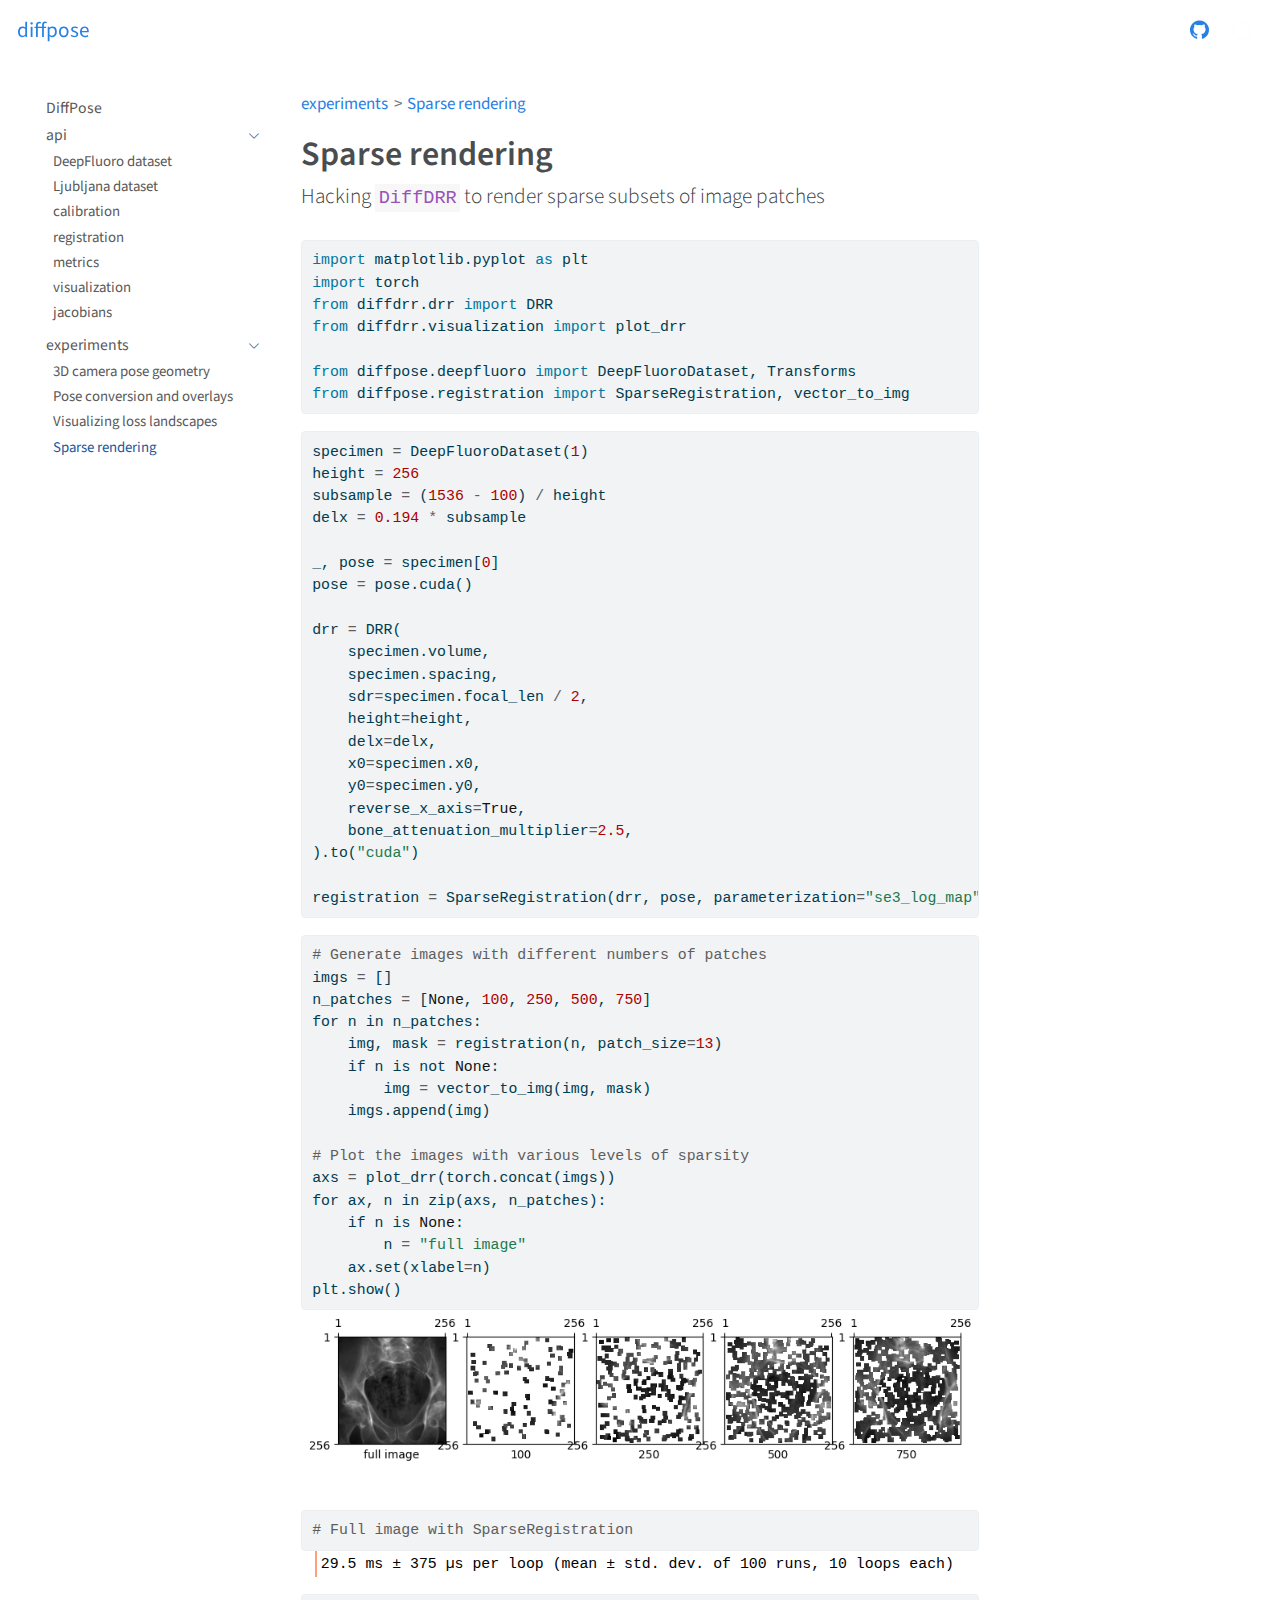
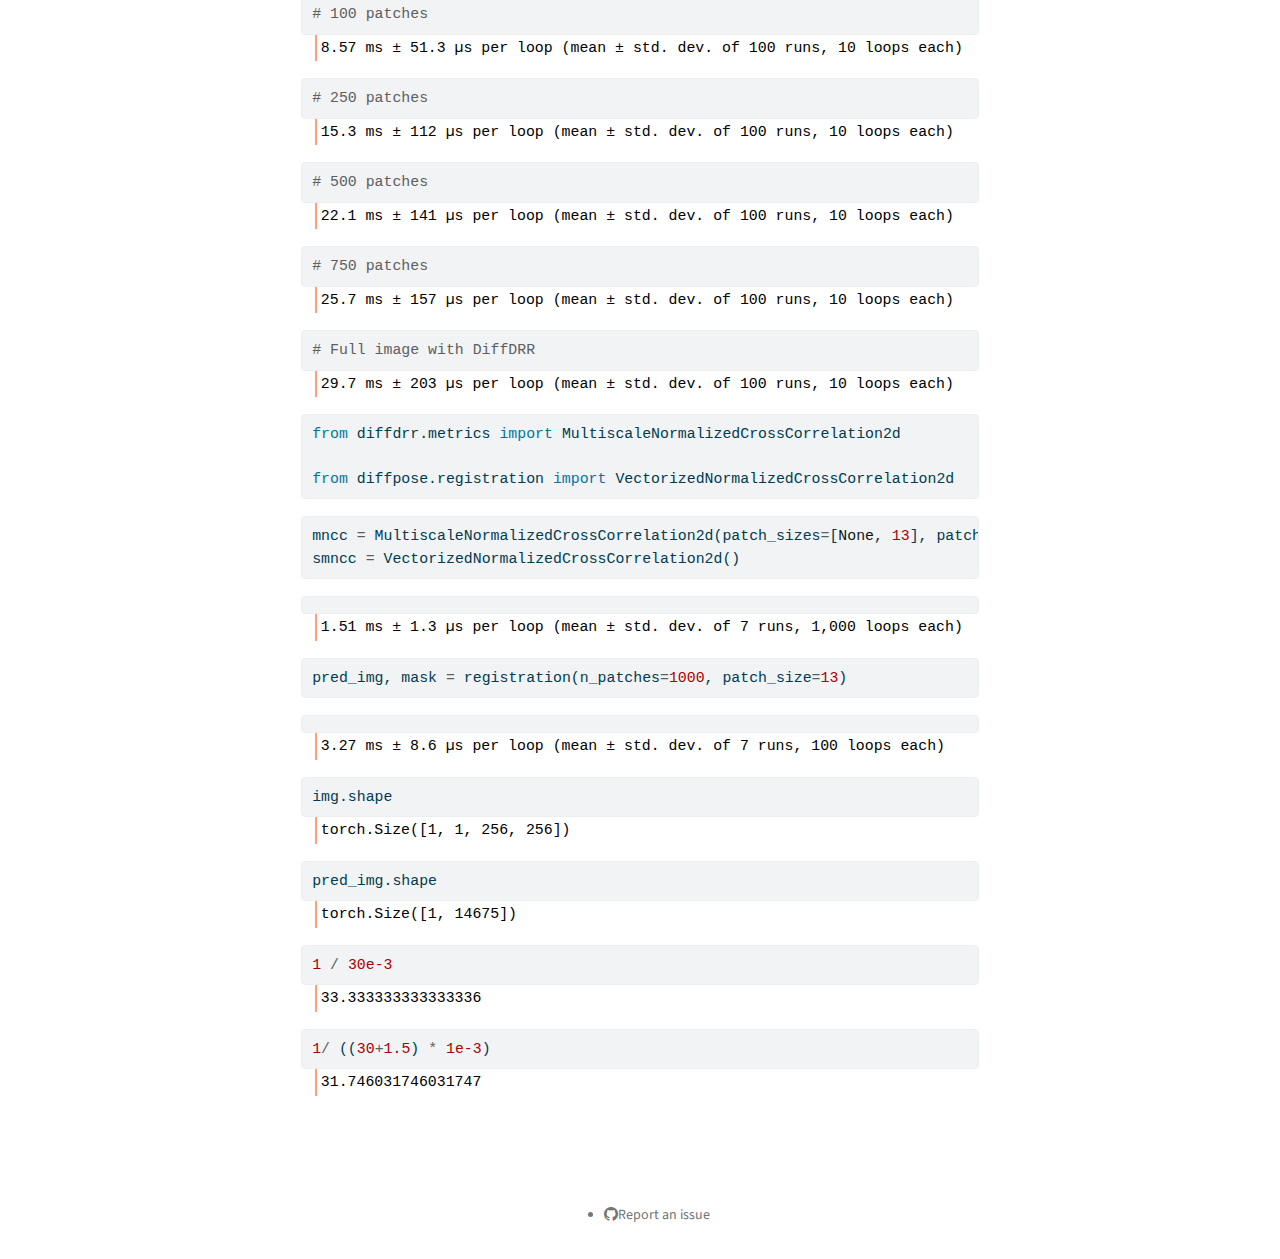
<file: experiments/sparse_rendering.html>
<!DOCTYPE html>
<html xmlns="http://www.w3.org/1999/xhtml" lang="en" xml:lang="en"><head>

<meta charset="utf-8">
<meta name="generator" content="quarto-1.4.551">

<meta name="viewport" content="width=device-width, initial-scale=1.0, user-scalable=yes">


<title>diffpose - Sparse rendering</title>
<style>
code{white-space: pre-wrap;}
span.smallcaps{font-variant: small-caps;}
div.columns{display: flex; gap: min(4vw, 1.5em);}
div.column{flex: auto; overflow-x: auto;}
div.hanging-indent{margin-left: 1.5em; text-indent: -1.5em;}
ul.task-list{list-style: none;}
ul.task-list li input[type="checkbox"] {
  width: 0.8em;
  margin: 0 0.8em 0.2em -1em; /* quarto-specific, see https://github.com/quarto-dev/quarto-cli/issues/4556 */ 
  vertical-align: middle;
}
/* CSS for syntax highlighting */
pre > code.sourceCode { white-space: pre; position: relative; }
pre > code.sourceCode > span { line-height: 1.25; }
pre > code.sourceCode > span:empty { height: 1.2em; }
.sourceCode { overflow: visible; }
code.sourceCode > span { color: inherit; text-decoration: inherit; }
div.sourceCode { margin: 1em 0; }
pre.sourceCode { margin: 0; }
@media screen {
div.sourceCode { overflow: auto; }
}
@media print {
pre > code.sourceCode { white-space: pre-wrap; }
pre > code.sourceCode > span { text-indent: -5em; padding-left: 5em; }
}
pre.numberSource code
  { counter-reset: source-line 0; }
pre.numberSource code > span
  { position: relative; left: -4em; counter-increment: source-line; }
pre.numberSource code > span > a:first-child::before
  { content: counter(source-line);
    position: relative; left: -1em; text-align: right; vertical-align: baseline;
    border: none; display: inline-block;
    -webkit-touch-callout: none; -webkit-user-select: none;
    -khtml-user-select: none; -moz-user-select: none;
    -ms-user-select: none; user-select: none;
    padding: 0 4px; width: 4em;
  }
pre.numberSource { margin-left: 3em;  padding-left: 4px; }
div.sourceCode
  {   }
@media screen {
pre > code.sourceCode > span > a:first-child::before { text-decoration: underline; }
}
</style>


<script src="../site_libs/quarto-nav/quarto-nav.js"></script>
<script src="../site_libs/quarto-nav/headroom.min.js"></script>
<script src="../site_libs/clipboard/clipboard.min.js"></script>
<script src="../site_libs/quarto-search/autocomplete.umd.js"></script>
<script src="../site_libs/quarto-search/fuse.min.js"></script>
<script src="../site_libs/quarto-search/quarto-search.js"></script>
<meta name="quarto:offset" content="../">
<link href="../favicon.png" rel="icon" type="image/png">
<script src="../site_libs/quarto-html/quarto.js"></script>
<script src="../site_libs/quarto-html/popper.min.js"></script>
<script src="../site_libs/quarto-html/tippy.umd.min.js"></script>
<script src="../site_libs/quarto-html/anchor.min.js"></script>
<link href="../site_libs/quarto-html/tippy.css" rel="stylesheet">
<link href="../site_libs/quarto-html/quarto-syntax-highlighting.css" rel="stylesheet" id="quarto-text-highlighting-styles">
<script src="../site_libs/bootstrap/bootstrap.min.js"></script>
<link href="../site_libs/bootstrap/bootstrap-icons.css" rel="stylesheet">
<link href="../site_libs/bootstrap/bootstrap.min.css" rel="stylesheet" id="quarto-bootstrap" data-mode="light">
<script id="quarto-search-options" type="application/json">{
  "location": "navbar",
  "copy-button": false,
  "collapse-after": 3,
  "panel-placement": "end",
  "type": "overlay",
  "limit": 50,
  "keyboard-shortcut": [
    "f",
    "/",
    "s"
  ],
  "show-item-context": false,
  "language": {
    "search-no-results-text": "No results",
    "search-matching-documents-text": "matching documents",
    "search-copy-link-title": "Copy link to search",
    "search-hide-matches-text": "Hide additional matches",
    "search-more-match-text": "more match in this document",
    "search-more-matches-text": "more matches in this document",
    "search-clear-button-title": "Clear",
    "search-text-placeholder": "",
    "search-detached-cancel-button-title": "Cancel",
    "search-submit-button-title": "Submit",
    "search-label": "Search"
  }
}</script>


<link rel="stylesheet" href="../styles.css">
<meta property="og:title" content="diffpose - Sparse rendering">
<meta property="og:description" content="Hacking DiffDRR to render sparse subsets of image patches">
<meta property="og:site_name" content="diffpose">
<meta name="twitter:title" content="diffpose - Sparse rendering">
<meta name="twitter:description" content="Hacking DiffDRR to render sparse subsets of image patches">
<meta name="twitter:card" content="summary">
</head>

<body class="nav-sidebar floating nav-fixed">

<div id="quarto-search-results"></div>
  <header id="quarto-header" class="headroom fixed-top">
    <nav class="navbar navbar-expand-lg " data-bs-theme="dark">
      <div class="navbar-container container-fluid">
      <div class="navbar-brand-container mx-auto">
    <a class="navbar-brand" href="../index.html">
    <span class="navbar-title">diffpose</span>
    </a>
  </div>
            <div id="quarto-search" class="" title="Search"></div>
          <button class="navbar-toggler" type="button" data-bs-toggle="collapse" data-bs-target="#navbarCollapse" aria-controls="navbarCollapse" aria-expanded="false" aria-label="Toggle navigation" onclick="if (window.quartoToggleHeadroom) { window.quartoToggleHeadroom(); }">
  <span class="navbar-toggler-icon"></span>
</button>
          <div class="collapse navbar-collapse" id="navbarCollapse">
            <ul class="navbar-nav navbar-nav-scroll ms-auto">
  <li class="nav-item compact">
    <a class="nav-link" href="https://github.com/eigenvivek/DiffPose"> <i class="bi bi-github" role="img">
</i> 
<span class="menu-text"></span></a>
  </li>  
</ul>
          </div> <!-- /navcollapse -->
          <div class="quarto-navbar-tools">
</div>
      </div> <!-- /container-fluid -->
    </nav>
  <nav class="quarto-secondary-nav">
    <div class="container-fluid d-flex">
      <button type="button" class="quarto-btn-toggle btn" data-bs-toggle="collapse" data-bs-target=".quarto-sidebar-collapse-item" aria-controls="quarto-sidebar" aria-expanded="false" aria-label="Toggle sidebar navigation" onclick="if (window.quartoToggleHeadroom) { window.quartoToggleHeadroom(); }">
        <i class="bi bi-layout-text-sidebar-reverse"></i>
      </button>
        <nav class="quarto-page-breadcrumbs" aria-label="breadcrumb"><ol class="breadcrumb"><li class="breadcrumb-item"><a href="../experiments/3d_visualization.html">experiments</a></li><li class="breadcrumb-item"><a href="../experiments/sparse_rendering.html">Sparse rendering</a></li></ol></nav>
        <a class="flex-grow-1" role="button" data-bs-toggle="collapse" data-bs-target=".quarto-sidebar-collapse-item" aria-controls="quarto-sidebar" aria-expanded="false" aria-label="Toggle sidebar navigation" onclick="if (window.quartoToggleHeadroom) { window.quartoToggleHeadroom(); }">      
        </a>
    </div>
  </nav>
</header>
<!-- content -->
<div id="quarto-content" class="quarto-container page-columns page-rows-contents page-layout-article page-navbar">
<!-- sidebar -->
  <nav id="quarto-sidebar" class="sidebar collapse collapse-horizontal quarto-sidebar-collapse-item sidebar-navigation floating overflow-auto">
    <div class="sidebar-menu-container"> 
    <ul class="list-unstyled mt-1">
        <li class="sidebar-item">
  <div class="sidebar-item-container"> 
  <a href="../index.html" class="sidebar-item-text sidebar-link">
 <span class="menu-text">DiffPose</span></a>
  </div>
</li>
        <li class="sidebar-item sidebar-item-section">
      <div class="sidebar-item-container"> 
            <a class="sidebar-item-text sidebar-link text-start" data-bs-toggle="collapse" data-bs-target="#quarto-sidebar-section-1" aria-expanded="true">
 <span class="menu-text">api</span></a>
          <a class="sidebar-item-toggle text-start" data-bs-toggle="collapse" data-bs-target="#quarto-sidebar-section-1" aria-expanded="true" aria-label="Toggle section">
            <i class="bi bi-chevron-right ms-2"></i>
          </a> 
      </div>
      <ul id="quarto-sidebar-section-1" class="collapse list-unstyled sidebar-section depth1 show">  
          <li class="sidebar-item">
  <div class="sidebar-item-container"> 
  <a href="../api/deepfluoro.html" class="sidebar-item-text sidebar-link">
 <span class="menu-text">DeepFluoro dataset</span></a>
  </div>
</li>
          <li class="sidebar-item">
  <div class="sidebar-item-container"> 
  <a href="../api/ljubljana.html" class="sidebar-item-text sidebar-link">
 <span class="menu-text">Ljubljana dataset</span></a>
  </div>
</li>
          <li class="sidebar-item">
  <div class="sidebar-item-container"> 
  <a href="../api/calibration.html" class="sidebar-item-text sidebar-link">
 <span class="menu-text">calibration</span></a>
  </div>
</li>
          <li class="sidebar-item">
  <div class="sidebar-item-container"> 
  <a href="../api/registration.html" class="sidebar-item-text sidebar-link">
 <span class="menu-text">registration</span></a>
  </div>
</li>
          <li class="sidebar-item">
  <div class="sidebar-item-container"> 
  <a href="../api/metrics.html" class="sidebar-item-text sidebar-link">
 <span class="menu-text">metrics</span></a>
  </div>
</li>
          <li class="sidebar-item">
  <div class="sidebar-item-container"> 
  <a href="../api/visualization.html" class="sidebar-item-text sidebar-link">
 <span class="menu-text">visualization</span></a>
  </div>
</li>
          <li class="sidebar-item">
  <div class="sidebar-item-container"> 
  <a href="../api/jacobians.html" class="sidebar-item-text sidebar-link">
 <span class="menu-text">jacobians</span></a>
  </div>
</li>
      </ul>
  </li>
        <li class="sidebar-item sidebar-item-section">
      <div class="sidebar-item-container"> 
            <a class="sidebar-item-text sidebar-link text-start" data-bs-toggle="collapse" data-bs-target="#quarto-sidebar-section-2" aria-expanded="true">
 <span class="menu-text">experiments</span></a>
          <a class="sidebar-item-toggle text-start" data-bs-toggle="collapse" data-bs-target="#quarto-sidebar-section-2" aria-expanded="true" aria-label="Toggle section">
            <i class="bi bi-chevron-right ms-2"></i>
          </a> 
      </div>
      <ul id="quarto-sidebar-section-2" class="collapse list-unstyled sidebar-section depth1 show">  
          <li class="sidebar-item">
  <div class="sidebar-item-container"> 
  <a href="../experiments/3d_visualization.html" class="sidebar-item-text sidebar-link">
 <span class="menu-text">3D camera pose geometry</span></a>
  </div>
</li>
          <li class="sidebar-item">
  <div class="sidebar-item-container"> 
  <a href="../experiments/pose_recovery.html" class="sidebar-item-text sidebar-link">
 <span class="menu-text">Pose conversion and overlays</span></a>
  </div>
</li>
          <li class="sidebar-item">
  <div class="sidebar-item-container"> 
  <a href="../experiments/loss_landscapes.html" class="sidebar-item-text sidebar-link">
 <span class="menu-text">Visualizing loss landscapes</span></a>
  </div>
</li>
          <li class="sidebar-item">
  <div class="sidebar-item-container"> 
  <a href="../experiments/sparse_rendering.html" class="sidebar-item-text sidebar-link active">
 <span class="menu-text">Sparse rendering</span></a>
  </div>
</li>
      </ul>
  </li>
    </ul>
    </div>
</nav>
<div id="quarto-sidebar-glass" class="quarto-sidebar-collapse-item" data-bs-toggle="collapse" data-bs-target=".quarto-sidebar-collapse-item"></div>
<!-- margin-sidebar -->
    <div id="quarto-margin-sidebar" class="sidebar margin-sidebar">
        
    </div>
<!-- main -->
<main class="content" id="quarto-document-content">

<header id="title-block-header" class="quarto-title-block default"><nav class="quarto-page-breadcrumbs quarto-title-breadcrumbs d-none d-lg-block" aria-label="breadcrumb"><ol class="breadcrumb"><li class="breadcrumb-item"><a href="../experiments/3d_visualization.html">experiments</a></li><li class="breadcrumb-item"><a href="../experiments/sparse_rendering.html">Sparse rendering</a></li></ol></nav>
<div class="quarto-title">
<h1 class="title">Sparse rendering</h1>
<p class="subtitle lead">Hacking <code>DiffDRR</code> to render sparse subsets of image patches</p>
</div>



<div class="quarto-title-meta">

    
  
    
  </div>
  


</header>


<!-- WARNING: THIS FILE WAS AUTOGENERATED! DO NOT EDIT! -->
<div id="c471c812-b5ad-414d-bc9c-cd6d955257bb" class="cell">
<div class="sourceCode cell-code" id="cb1"><pre class="sourceCode python code-with-copy"><code class="sourceCode python"><span id="cb1-1"><a href="#cb1-1" aria-hidden="true" tabindex="-1"></a><span class="im">import</span> matplotlib.pyplot <span class="im">as</span> plt</span>
<span id="cb1-2"><a href="#cb1-2" aria-hidden="true" tabindex="-1"></a><span class="im">import</span> torch</span>
<span id="cb1-3"><a href="#cb1-3" aria-hidden="true" tabindex="-1"></a><span class="im">from</span> diffdrr.drr <span class="im">import</span> DRR</span>
<span id="cb1-4"><a href="#cb1-4" aria-hidden="true" tabindex="-1"></a><span class="im">from</span> diffdrr.visualization <span class="im">import</span> plot_drr</span>
<span id="cb1-5"><a href="#cb1-5" aria-hidden="true" tabindex="-1"></a></span>
<span id="cb1-6"><a href="#cb1-6" aria-hidden="true" tabindex="-1"></a><span class="im">from</span> diffpose.deepfluoro <span class="im">import</span> DeepFluoroDataset, Transforms</span>
<span id="cb1-7"><a href="#cb1-7" aria-hidden="true" tabindex="-1"></a><span class="im">from</span> diffpose.registration <span class="im">import</span> SparseRegistration, vector_to_img</span></code><button title="Copy to Clipboard" class="code-copy-button"><i class="bi"></i></button></pre></div>
</div>
<div id="1d48e88c-c305-472a-9eaa-095f0b50c6c9" class="cell">
<div class="sourceCode cell-code" id="cb2"><pre class="sourceCode python code-with-copy"><code class="sourceCode python"><span id="cb2-1"><a href="#cb2-1" aria-hidden="true" tabindex="-1"></a>specimen <span class="op">=</span> DeepFluoroDataset(<span class="dv">1</span>)</span>
<span id="cb2-2"><a href="#cb2-2" aria-hidden="true" tabindex="-1"></a>height <span class="op">=</span> <span class="dv">256</span></span>
<span id="cb2-3"><a href="#cb2-3" aria-hidden="true" tabindex="-1"></a>subsample <span class="op">=</span> (<span class="dv">1536</span> <span class="op">-</span> <span class="dv">100</span>) <span class="op">/</span> height</span>
<span id="cb2-4"><a href="#cb2-4" aria-hidden="true" tabindex="-1"></a>delx <span class="op">=</span> <span class="fl">0.194</span> <span class="op">*</span> subsample</span>
<span id="cb2-5"><a href="#cb2-5" aria-hidden="true" tabindex="-1"></a></span>
<span id="cb2-6"><a href="#cb2-6" aria-hidden="true" tabindex="-1"></a>_, pose <span class="op">=</span> specimen[<span class="dv">0</span>]</span>
<span id="cb2-7"><a href="#cb2-7" aria-hidden="true" tabindex="-1"></a>pose <span class="op">=</span> pose.cuda()</span>
<span id="cb2-8"><a href="#cb2-8" aria-hidden="true" tabindex="-1"></a></span>
<span id="cb2-9"><a href="#cb2-9" aria-hidden="true" tabindex="-1"></a>drr <span class="op">=</span> DRR(</span>
<span id="cb2-10"><a href="#cb2-10" aria-hidden="true" tabindex="-1"></a>    specimen.volume,</span>
<span id="cb2-11"><a href="#cb2-11" aria-hidden="true" tabindex="-1"></a>    specimen.spacing,</span>
<span id="cb2-12"><a href="#cb2-12" aria-hidden="true" tabindex="-1"></a>    sdr<span class="op">=</span>specimen.focal_len <span class="op">/</span> <span class="dv">2</span>,</span>
<span id="cb2-13"><a href="#cb2-13" aria-hidden="true" tabindex="-1"></a>    height<span class="op">=</span>height,</span>
<span id="cb2-14"><a href="#cb2-14" aria-hidden="true" tabindex="-1"></a>    delx<span class="op">=</span>delx,</span>
<span id="cb2-15"><a href="#cb2-15" aria-hidden="true" tabindex="-1"></a>    x0<span class="op">=</span>specimen.x0,</span>
<span id="cb2-16"><a href="#cb2-16" aria-hidden="true" tabindex="-1"></a>    y0<span class="op">=</span>specimen.y0,</span>
<span id="cb2-17"><a href="#cb2-17" aria-hidden="true" tabindex="-1"></a>    reverse_x_axis<span class="op">=</span><span class="va">True</span>,</span>
<span id="cb2-18"><a href="#cb2-18" aria-hidden="true" tabindex="-1"></a>    bone_attenuation_multiplier<span class="op">=</span><span class="fl">2.5</span>,</span>
<span id="cb2-19"><a href="#cb2-19" aria-hidden="true" tabindex="-1"></a>).to(<span class="st">"cuda"</span>)</span>
<span id="cb2-20"><a href="#cb2-20" aria-hidden="true" tabindex="-1"></a></span>
<span id="cb2-21"><a href="#cb2-21" aria-hidden="true" tabindex="-1"></a>registration <span class="op">=</span> SparseRegistration(drr, pose, parameterization<span class="op">=</span><span class="st">"se3_log_map"</span>)</span></code><button title="Copy to Clipboard" class="code-copy-button"><i class="bi"></i></button></pre></div>
</div>
<div id="584c422b-fd98-4422-93e7-61993a80a58f" class="cell">
<div class="sourceCode cell-code" id="cb3"><pre class="sourceCode python code-with-copy"><code class="sourceCode python"><span id="cb3-1"><a href="#cb3-1" aria-hidden="true" tabindex="-1"></a><span class="co"># Generate images with different numbers of patches</span></span>
<span id="cb3-2"><a href="#cb3-2" aria-hidden="true" tabindex="-1"></a>imgs <span class="op">=</span> []</span>
<span id="cb3-3"><a href="#cb3-3" aria-hidden="true" tabindex="-1"></a>n_patches <span class="op">=</span> [<span class="va">None</span>, <span class="dv">100</span>, <span class="dv">250</span>, <span class="dv">500</span>, <span class="dv">750</span>]</span>
<span id="cb3-4"><a href="#cb3-4" aria-hidden="true" tabindex="-1"></a><span class="cf">for</span> n <span class="kw">in</span> n_patches:</span>
<span id="cb3-5"><a href="#cb3-5" aria-hidden="true" tabindex="-1"></a>    img, mask <span class="op">=</span> registration(n, patch_size<span class="op">=</span><span class="dv">13</span>)</span>
<span id="cb3-6"><a href="#cb3-6" aria-hidden="true" tabindex="-1"></a>    <span class="cf">if</span> n <span class="kw">is</span> <span class="kw">not</span> <span class="va">None</span>:</span>
<span id="cb3-7"><a href="#cb3-7" aria-hidden="true" tabindex="-1"></a>        img <span class="op">=</span> vector_to_img(img, mask)</span>
<span id="cb3-8"><a href="#cb3-8" aria-hidden="true" tabindex="-1"></a>    imgs.append(img)</span>
<span id="cb3-9"><a href="#cb3-9" aria-hidden="true" tabindex="-1"></a></span>
<span id="cb3-10"><a href="#cb3-10" aria-hidden="true" tabindex="-1"></a><span class="co"># Plot the images with various levels of sparsity</span></span>
<span id="cb3-11"><a href="#cb3-11" aria-hidden="true" tabindex="-1"></a>axs <span class="op">=</span> plot_drr(torch.concat(imgs))</span>
<span id="cb3-12"><a href="#cb3-12" aria-hidden="true" tabindex="-1"></a><span class="cf">for</span> ax, n <span class="kw">in</span> <span class="bu">zip</span>(axs, n_patches):</span>
<span id="cb3-13"><a href="#cb3-13" aria-hidden="true" tabindex="-1"></a>    <span class="cf">if</span> n <span class="kw">is</span> <span class="va">None</span>:</span>
<span id="cb3-14"><a href="#cb3-14" aria-hidden="true" tabindex="-1"></a>        n <span class="op">=</span> <span class="st">"full image"</span></span>
<span id="cb3-15"><a href="#cb3-15" aria-hidden="true" tabindex="-1"></a>    ax.<span class="bu">set</span>(xlabel<span class="op">=</span>n)</span>
<span id="cb3-16"><a href="#cb3-16" aria-hidden="true" tabindex="-1"></a>plt.show()</span></code><button title="Copy to Clipboard" class="code-copy-button"><i class="bi"></i></button></pre></div>
<div class="cell-output cell-output-display">
<div>
<figure class="figure">
<p><img src="03_sparse_rendering_files/figure-html/cell-4-output-1.png" class="img-fluid figure-img"></p>
</figure>
</div>
</div>
</div>
<div id="c11c233b-26f2-45ae-ad76-68946dd4c612" class="cell">
<div class="sourceCode cell-code" id="cb4"><pre class="sourceCode python code-with-copy"><code class="sourceCode python"><span id="cb4-1"><a href="#cb4-1" aria-hidden="true" tabindex="-1"></a><span class="co"># Full image with SparseRegistration</span></span></code><button title="Copy to Clipboard" class="code-copy-button"><i class="bi"></i></button></pre></div>
<div class="cell-output cell-output-stdout">
<pre><code>29.5 ms ± 375 µs per loop (mean ± std. dev. of 100 runs, 10 loops each)</code></pre>
</div>
</div>
<div id="2b3b2278-b4b7-41d4-af0e-02c9356f5fe1" class="cell">
<div class="sourceCode cell-code" id="cb6"><pre class="sourceCode python code-with-copy"><code class="sourceCode python"><span id="cb6-1"><a href="#cb6-1" aria-hidden="true" tabindex="-1"></a><span class="co"># 100 patches</span></span></code><button title="Copy to Clipboard" class="code-copy-button"><i class="bi"></i></button></pre></div>
<div class="cell-output cell-output-stdout">
<pre><code>8.57 ms ± 51.3 µs per loop (mean ± std. dev. of 100 runs, 10 loops each)</code></pre>
</div>
</div>
<div id="902c29ee-951b-4a37-8f1d-fa1cac5da383" class="cell">
<div class="sourceCode cell-code" id="cb8"><pre class="sourceCode python code-with-copy"><code class="sourceCode python"><span id="cb8-1"><a href="#cb8-1" aria-hidden="true" tabindex="-1"></a><span class="co"># 250 patches</span></span></code><button title="Copy to Clipboard" class="code-copy-button"><i class="bi"></i></button></pre></div>
<div class="cell-output cell-output-stdout">
<pre><code>15.3 ms ± 112 µs per loop (mean ± std. dev. of 100 runs, 10 loops each)</code></pre>
</div>
</div>
<div id="765bc428-aebd-4d87-a917-6e364eb55f9b" class="cell">
<div class="sourceCode cell-code" id="cb10"><pre class="sourceCode python code-with-copy"><code class="sourceCode python"><span id="cb10-1"><a href="#cb10-1" aria-hidden="true" tabindex="-1"></a><span class="co"># 500 patches</span></span></code><button title="Copy to Clipboard" class="code-copy-button"><i class="bi"></i></button></pre></div>
<div class="cell-output cell-output-stdout">
<pre><code>22.1 ms ± 141 µs per loop (mean ± std. dev. of 100 runs, 10 loops each)</code></pre>
</div>
</div>
<div id="630b0d56-b2cc-4c6d-a9c1-5875aba0f4ed" class="cell">
<div class="sourceCode cell-code" id="cb12"><pre class="sourceCode python code-with-copy"><code class="sourceCode python"><span id="cb12-1"><a href="#cb12-1" aria-hidden="true" tabindex="-1"></a><span class="co"># 750 patches</span></span></code><button title="Copy to Clipboard" class="code-copy-button"><i class="bi"></i></button></pre></div>
<div class="cell-output cell-output-stdout">
<pre><code>25.7 ms ± 157 µs per loop (mean ± std. dev. of 100 runs, 10 loops each)</code></pre>
</div>
</div>
<div id="2d62baa1-cbd7-4e60-bd21-385cc2e3d9c4" class="cell">
<div class="sourceCode cell-code" id="cb14"><pre class="sourceCode python code-with-copy"><code class="sourceCode python"><span id="cb14-1"><a href="#cb14-1" aria-hidden="true" tabindex="-1"></a><span class="co"># Full image with DiffDRR</span></span></code><button title="Copy to Clipboard" class="code-copy-button"><i class="bi"></i></button></pre></div>
<div class="cell-output cell-output-stdout">
<pre><code>29.7 ms ± 203 µs per loop (mean ± std. dev. of 100 runs, 10 loops each)</code></pre>
</div>
</div>
<div id="d43663f5-81b1-4273-925d-38f00043c56c" class="cell">
<div class="sourceCode cell-code" id="cb16"><pre class="sourceCode python code-with-copy"><code class="sourceCode python"><span id="cb16-1"><a href="#cb16-1" aria-hidden="true" tabindex="-1"></a><span class="im">from</span> diffdrr.metrics <span class="im">import</span> MultiscaleNormalizedCrossCorrelation2d</span>
<span id="cb16-2"><a href="#cb16-2" aria-hidden="true" tabindex="-1"></a></span>
<span id="cb16-3"><a href="#cb16-3" aria-hidden="true" tabindex="-1"></a><span class="im">from</span> diffpose.registration <span class="im">import</span> VectorizedNormalizedCrossCorrelation2d</span></code><button title="Copy to Clipboard" class="code-copy-button"><i class="bi"></i></button></pre></div>
</div>
<div id="1b976ff5-ba80-4d52-bc15-e0ce8e4eb4b9" class="cell">
<div class="sourceCode cell-code" id="cb17"><pre class="sourceCode python code-with-copy"><code class="sourceCode python"><span id="cb17-1"><a href="#cb17-1" aria-hidden="true" tabindex="-1"></a>mncc <span class="op">=</span> MultiscaleNormalizedCrossCorrelation2d(patch_sizes<span class="op">=</span>[<span class="va">None</span>, <span class="dv">13</span>], patch_weights<span class="op">=</span>[<span class="fl">0.5</span>, <span class="fl">0.5</span>])</span>
<span id="cb17-2"><a href="#cb17-2" aria-hidden="true" tabindex="-1"></a>smncc <span class="op">=</span> VectorizedNormalizedCrossCorrelation2d()</span></code><button title="Copy to Clipboard" class="code-copy-button"><i class="bi"></i></button></pre></div>
</div>
<div id="8de40d6b-a708-4c9e-a4bc-ffa1322a4560" class="cell">
<div class="sourceCode cell-code" id="cb18"><pre class="sourceCode python code-with-copy"><code class="sourceCode python"></code><button title="Copy to Clipboard" class="code-copy-button"><i class="bi"></i></button></pre></div>
<div class="cell-output cell-output-stdout">
<pre><code>1.51 ms ± 1.3 µs per loop (mean ± std. dev. of 7 runs, 1,000 loops each)</code></pre>
</div>
</div>
<div id="a3b4ea0b-b68f-4d59-a691-77ef28063ea8" class="cell">
<div class="sourceCode cell-code" id="cb20"><pre class="sourceCode python code-with-copy"><code class="sourceCode python"><span id="cb20-1"><a href="#cb20-1" aria-hidden="true" tabindex="-1"></a>pred_img, mask <span class="op">=</span> registration(n_patches<span class="op">=</span><span class="dv">1000</span>, patch_size<span class="op">=</span><span class="dv">13</span>)</span></code><button title="Copy to Clipboard" class="code-copy-button"><i class="bi"></i></button></pre></div>
</div>
<div id="bfa749dc-0512-4d0c-a847-dd373b944a72" class="cell">
<div class="sourceCode cell-code" id="cb21"><pre class="sourceCode python code-with-copy"><code class="sourceCode python"></code><button title="Copy to Clipboard" class="code-copy-button"><i class="bi"></i></button></pre></div>
<div class="cell-output cell-output-stdout">
<pre><code>3.27 ms ± 8.6 µs per loop (mean ± std. dev. of 7 runs, 100 loops each)</code></pre>
</div>
</div>
<div id="cb4be4b2-d685-410f-814a-63fa618ec79d" class="cell">
<div class="sourceCode cell-code" id="cb23"><pre class="sourceCode python code-with-copy"><code class="sourceCode python"><span id="cb23-1"><a href="#cb23-1" aria-hidden="true" tabindex="-1"></a>img.shape</span></code><button title="Copy to Clipboard" class="code-copy-button"><i class="bi"></i></button></pre></div>
<div class="cell-output cell-output-display">
<pre><code>torch.Size([1, 1, 256, 256])</code></pre>
</div>
</div>
<div id="bdd5bdb9-e1f7-42dc-9b35-ce9c6fd58299" class="cell">
<div class="sourceCode cell-code" id="cb25"><pre class="sourceCode python code-with-copy"><code class="sourceCode python"><span id="cb25-1"><a href="#cb25-1" aria-hidden="true" tabindex="-1"></a>pred_img.shape</span></code><button title="Copy to Clipboard" class="code-copy-button"><i class="bi"></i></button></pre></div>
<div class="cell-output cell-output-display">
<pre><code>torch.Size([1, 14675])</code></pre>
</div>
</div>
<div id="a0515257-a44f-43ee-ae99-4758b9142d5f" class="cell">
<div class="sourceCode cell-code" id="cb27"><pre class="sourceCode python code-with-copy"><code class="sourceCode python"><span id="cb27-1"><a href="#cb27-1" aria-hidden="true" tabindex="-1"></a><span class="dv">1</span> <span class="op">/</span> <span class="fl">30e-3</span></span></code><button title="Copy to Clipboard" class="code-copy-button"><i class="bi"></i></button></pre></div>
<div class="cell-output cell-output-display">
<pre><code>33.333333333333336</code></pre>
</div>
</div>
<div id="9ad27495-34e6-4297-a15c-5501ad05481c" class="cell">
<div class="sourceCode cell-code" id="cb29"><pre class="sourceCode python code-with-copy"><code class="sourceCode python"><span id="cb29-1"><a href="#cb29-1" aria-hidden="true" tabindex="-1"></a><span class="dv">1</span><span class="op">/</span> ((<span class="dv">30</span><span class="op">+</span><span class="fl">1.5</span>) <span class="op">*</span> <span class="fl">1e-3</span>)</span></code><button title="Copy to Clipboard" class="code-copy-button"><i class="bi"></i></button></pre></div>
<div class="cell-output cell-output-display">
<pre><code>31.746031746031747</code></pre>
</div>
</div>



</main> <!-- /main -->
<script id="quarto-html-after-body" type="application/javascript">
window.document.addEventListener("DOMContentLoaded", function (event) {
  const toggleBodyColorMode = (bsSheetEl) => {
    const mode = bsSheetEl.getAttribute("data-mode");
    const bodyEl = window.document.querySelector("body");
    if (mode === "dark") {
      bodyEl.classList.add("quarto-dark");
      bodyEl.classList.remove("quarto-light");
    } else {
      bodyEl.classList.add("quarto-light");
      bodyEl.classList.remove("quarto-dark");
    }
  }
  const toggleBodyColorPrimary = () => {
    const bsSheetEl = window.document.querySelector("link#quarto-bootstrap");
    if (bsSheetEl) {
      toggleBodyColorMode(bsSheetEl);
    }
  }
  toggleBodyColorPrimary();  
  const icon = "";
  const anchorJS = new window.AnchorJS();
  anchorJS.options = {
    placement: 'right',
    icon: icon
  };
  anchorJS.add('.anchored');
  const isCodeAnnotation = (el) => {
    for (const clz of el.classList) {
      if (clz.startsWith('code-annotation-')) {                     
        return true;
      }
    }
    return false;
  }
  const clipboard = new window.ClipboardJS('.code-copy-button', {
    text: function(trigger) {
      const codeEl = trigger.previousElementSibling.cloneNode(true);
      for (const childEl of codeEl.children) {
        if (isCodeAnnotation(childEl)) {
          childEl.remove();
        }
      }
      return codeEl.innerText;
    }
  });
  clipboard.on('success', function(e) {
    // button target
    const button = e.trigger;
    // don't keep focus
    button.blur();
    // flash "checked"
    button.classList.add('code-copy-button-checked');
    var currentTitle = button.getAttribute("title");
    button.setAttribute("title", "Copied!");
    let tooltip;
    if (window.bootstrap) {
      button.setAttribute("data-bs-toggle", "tooltip");
      button.setAttribute("data-bs-placement", "left");
      button.setAttribute("data-bs-title", "Copied!");
      tooltip = new bootstrap.Tooltip(button, 
        { trigger: "manual", 
          customClass: "code-copy-button-tooltip",
          offset: [0, -8]});
      tooltip.show();    
    }
    setTimeout(function() {
      if (tooltip) {
        tooltip.hide();
        button.removeAttribute("data-bs-title");
        button.removeAttribute("data-bs-toggle");
        button.removeAttribute("data-bs-placement");
      }
      button.setAttribute("title", currentTitle);
      button.classList.remove('code-copy-button-checked');
    }, 1000);
    // clear code selection
    e.clearSelection();
  });
    var localhostRegex = new RegExp(/^(?:http|https):\/\/localhost\:?[0-9]*\//);
    var mailtoRegex = new RegExp(/^mailto:/);
      var filterRegex = new RegExp("https:\/\/vivekg\.dev\/DiffPose");
    var isInternal = (href) => {
        return filterRegex.test(href) || localhostRegex.test(href) || mailtoRegex.test(href);
    }
    // Inspect non-navigation links and adorn them if external
 	var links = window.document.querySelectorAll('a[href]:not(.nav-link):not(.navbar-brand):not(.toc-action):not(.sidebar-link):not(.sidebar-item-toggle):not(.pagination-link):not(.no-external):not([aria-hidden]):not(.dropdown-item):not(.quarto-navigation-tool)');
    for (var i=0; i<links.length; i++) {
      const link = links[i];
      if (!isInternal(link.href)) {
        // undo the damage that might have been done by quarto-nav.js in the case of
        // links that we want to consider external
        if (link.dataset.originalHref !== undefined) {
          link.href = link.dataset.originalHref;
        }
      }
    }
  function tippyHover(el, contentFn, onTriggerFn, onUntriggerFn) {
    const config = {
      allowHTML: true,
      maxWidth: 500,
      delay: 100,
      arrow: false,
      appendTo: function(el) {
          return el.parentElement;
      },
      interactive: true,
      interactiveBorder: 10,
      theme: 'quarto',
      placement: 'bottom-start',
    };
    if (contentFn) {
      config.content = contentFn;
    }
    if (onTriggerFn) {
      config.onTrigger = onTriggerFn;
    }
    if (onUntriggerFn) {
      config.onUntrigger = onUntriggerFn;
    }
    window.tippy(el, config); 
  }
  const noterefs = window.document.querySelectorAll('a[role="doc-noteref"]');
  for (var i=0; i<noterefs.length; i++) {
    const ref = noterefs[i];
    tippyHover(ref, function() {
      // use id or data attribute instead here
      let href = ref.getAttribute('data-footnote-href') || ref.getAttribute('href');
      try { href = new URL(href).hash; } catch {}
      const id = href.replace(/^#\/?/, "");
      const note = window.document.getElementById(id);
      if (note) {
        return note.innerHTML;
      } else {
        return "";
      }
    });
  }
  const xrefs = window.document.querySelectorAll('a.quarto-xref');
  const processXRef = (id, note) => {
    // Strip column container classes
    const stripColumnClz = (el) => {
      el.classList.remove("page-full", "page-columns");
      if (el.children) {
        for (const child of el.children) {
          stripColumnClz(child);
        }
      }
    }
    stripColumnClz(note)
    if (id === null || id.startsWith('sec-')) {
      // Special case sections, only their first couple elements
      const container = document.createElement("div");
      if (note.children && note.children.length > 2) {
        container.appendChild(note.children[0].cloneNode(true));
        for (let i = 1; i < note.children.length; i++) {
          const child = note.children[i];
          if (child.tagName === "P" && child.innerText === "") {
            continue;
          } else {
            container.appendChild(child.cloneNode(true));
            break;
          }
        }
        if (window.Quarto?.typesetMath) {
          window.Quarto.typesetMath(container);
        }
        return container.innerHTML
      } else {
        if (window.Quarto?.typesetMath) {
          window.Quarto.typesetMath(note);
        }
        return note.innerHTML;
      }
    } else {
      // Remove any anchor links if they are present
      const anchorLink = note.querySelector('a.anchorjs-link');
      if (anchorLink) {
        anchorLink.remove();
      }
      if (window.Quarto?.typesetMath) {
        window.Quarto.typesetMath(note);
      }
      // TODO in 1.5, we should make sure this works without a callout special case
      if (note.classList.contains("callout")) {
        return note.outerHTML;
      } else {
        return note.innerHTML;
      }
    }
  }
  for (var i=0; i<xrefs.length; i++) {
    const xref = xrefs[i];
    tippyHover(xref, undefined, function(instance) {
      instance.disable();
      let url = xref.getAttribute('href');
      let hash = undefined; 
      if (url.startsWith('#')) {
        hash = url;
      } else {
        try { hash = new URL(url).hash; } catch {}
      }
      if (hash) {
        const id = hash.replace(/^#\/?/, "");
        const note = window.document.getElementById(id);
        if (note !== null) {
          try {
            const html = processXRef(id, note.cloneNode(true));
            instance.setContent(html);
          } finally {
            instance.enable();
            instance.show();
          }
        } else {
          // See if we can fetch this
          fetch(url.split('#')[0])
          .then(res => res.text())
          .then(html => {
            const parser = new DOMParser();
            const htmlDoc = parser.parseFromString(html, "text/html");
            const note = htmlDoc.getElementById(id);
            if (note !== null) {
              const html = processXRef(id, note);
              instance.setContent(html);
            } 
          }).finally(() => {
            instance.enable();
            instance.show();
          });
        }
      } else {
        // See if we can fetch a full url (with no hash to target)
        // This is a special case and we should probably do some content thinning / targeting
        fetch(url)
        .then(res => res.text())
        .then(html => {
          const parser = new DOMParser();
          const htmlDoc = parser.parseFromString(html, "text/html");
          const note = htmlDoc.querySelector('main.content');
          if (note !== null) {
            // This should only happen for chapter cross references
            // (since there is no id in the URL)
            // remove the first header
            if (note.children.length > 0 && note.children[0].tagName === "HEADER") {
              note.children[0].remove();
            }
            const html = processXRef(null, note);
            instance.setContent(html);
          } 
        }).finally(() => {
          instance.enable();
          instance.show();
        });
      }
    }, function(instance) {
    });
  }
      let selectedAnnoteEl;
      const selectorForAnnotation = ( cell, annotation) => {
        let cellAttr = 'data-code-cell="' + cell + '"';
        let lineAttr = 'data-code-annotation="' +  annotation + '"';
        const selector = 'span[' + cellAttr + '][' + lineAttr + ']';
        return selector;
      }
      const selectCodeLines = (annoteEl) => {
        const doc = window.document;
        const targetCell = annoteEl.getAttribute("data-target-cell");
        const targetAnnotation = annoteEl.getAttribute("data-target-annotation");
        const annoteSpan = window.document.querySelector(selectorForAnnotation(targetCell, targetAnnotation));
        const lines = annoteSpan.getAttribute("data-code-lines").split(",");
        const lineIds = lines.map((line) => {
          return targetCell + "-" + line;
        })
        let top = null;
        let height = null;
        let parent = null;
        if (lineIds.length > 0) {
            //compute the position of the single el (top and bottom and make a div)
            const el = window.document.getElementById(lineIds[0]);
            top = el.offsetTop;
            height = el.offsetHeight;
            parent = el.parentElement.parentElement;
          if (lineIds.length > 1) {
            const lastEl = window.document.getElementById(lineIds[lineIds.length - 1]);
            const bottom = lastEl.offsetTop + lastEl.offsetHeight;
            height = bottom - top;
          }
          if (top !== null && height !== null && parent !== null) {
            // cook up a div (if necessary) and position it 
            let div = window.document.getElementById("code-annotation-line-highlight");
            if (div === null) {
              div = window.document.createElement("div");
              div.setAttribute("id", "code-annotation-line-highlight");
              div.style.position = 'absolute';
              parent.appendChild(div);
            }
            div.style.top = top - 2 + "px";
            div.style.height = height + 4 + "px";
            div.style.left = 0;
            let gutterDiv = window.document.getElementById("code-annotation-line-highlight-gutter");
            if (gutterDiv === null) {
              gutterDiv = window.document.createElement("div");
              gutterDiv.setAttribute("id", "code-annotation-line-highlight-gutter");
              gutterDiv.style.position = 'absolute';
              const codeCell = window.document.getElementById(targetCell);
              const gutter = codeCell.querySelector('.code-annotation-gutter');
              gutter.appendChild(gutterDiv);
            }
            gutterDiv.style.top = top - 2 + "px";
            gutterDiv.style.height = height + 4 + "px";
          }
          selectedAnnoteEl = annoteEl;
        }
      };
      const unselectCodeLines = () => {
        const elementsIds = ["code-annotation-line-highlight", "code-annotation-line-highlight-gutter"];
        elementsIds.forEach((elId) => {
          const div = window.document.getElementById(elId);
          if (div) {
            div.remove();
          }
        });
        selectedAnnoteEl = undefined;
      };
        // Handle positioning of the toggle
    window.addEventListener(
      "resize",
      throttle(() => {
        elRect = undefined;
        if (selectedAnnoteEl) {
          selectCodeLines(selectedAnnoteEl);
        }
      }, 10)
    );
    function throttle(fn, ms) {
    let throttle = false;
    let timer;
      return (...args) => {
        if(!throttle) { // first call gets through
            fn.apply(this, args);
            throttle = true;
        } else { // all the others get throttled
            if(timer) clearTimeout(timer); // cancel #2
            timer = setTimeout(() => {
              fn.apply(this, args);
              timer = throttle = false;
            }, ms);
        }
      };
    }
      // Attach click handler to the DT
      const annoteDls = window.document.querySelectorAll('dt[data-target-cell]');
      for (const annoteDlNode of annoteDls) {
        annoteDlNode.addEventListener('click', (event) => {
          const clickedEl = event.target;
          if (clickedEl !== selectedAnnoteEl) {
            unselectCodeLines();
            const activeEl = window.document.querySelector('dt[data-target-cell].code-annotation-active');
            if (activeEl) {
              activeEl.classList.remove('code-annotation-active');
            }
            selectCodeLines(clickedEl);
            clickedEl.classList.add('code-annotation-active');
          } else {
            // Unselect the line
            unselectCodeLines();
            clickedEl.classList.remove('code-annotation-active');
          }
        });
      }
  const findCites = (el) => {
    const parentEl = el.parentElement;
    if (parentEl) {
      const cites = parentEl.dataset.cites;
      if (cites) {
        return {
          el,
          cites: cites.split(' ')
        };
      } else {
        return findCites(el.parentElement)
      }
    } else {
      return undefined;
    }
  };
  var bibliorefs = window.document.querySelectorAll('a[role="doc-biblioref"]');
  for (var i=0; i<bibliorefs.length; i++) {
    const ref = bibliorefs[i];
    const citeInfo = findCites(ref);
    if (citeInfo) {
      tippyHover(citeInfo.el, function() {
        var popup = window.document.createElement('div');
        citeInfo.cites.forEach(function(cite) {
          var citeDiv = window.document.createElement('div');
          citeDiv.classList.add('hanging-indent');
          citeDiv.classList.add('csl-entry');
          var biblioDiv = window.document.getElementById('ref-' + cite);
          if (biblioDiv) {
            citeDiv.innerHTML = biblioDiv.innerHTML;
          }
          popup.appendChild(citeDiv);
        });
        return popup.innerHTML;
      });
    }
  }
});
</script>
</div> <!-- /content -->




<footer class="footer"><div class="nav-footer"><div class="nav-footer-center"><div class="toc-actions"><ul><li><a href="https://github.com/eigenvivek/DiffPose/issues/new" class="toc-action"><i class="bi bi-github"></i>Report an issue</a></li></ul></div></div></div></footer></body></html>
</file>
<file: site_libs/quarto-html/tippy.css>
.tippy-box[data-animation=fade][data-state=hidden]{opacity:0}[data-tippy-root]{max-width:calc(100vw - 10px)}.tippy-box{position:relative;background-color:#333;color:#fff;border-radius:4px;font-size:14px;line-height:1.4;white-space:normal;outline:0;transition-property:transform,visibility,opacity}.tippy-box[data-placement^=top]>.tippy-arrow{bottom:0}.tippy-box[data-placement^=top]>.tippy-arrow:before{bottom:-7px;left:0;border-width:8px 8px 0;border-top-color:initial;transform-origin:center top}.tippy-box[data-placement^=bottom]>.tippy-arrow{top:0}.tippy-box[data-placement^=bottom]>.tippy-arrow:before{top:-7px;left:0;border-width:0 8px 8px;border-bottom-color:initial;transform-origin:center bottom}.tippy-box[data-placement^=left]>.tippy-arrow{right:0}.tippy-box[data-placement^=left]>.tippy-arrow:before{border-width:8px 0 8px 8px;border-left-color:initial;right:-7px;transform-origin:center left}.tippy-box[data-placement^=right]>.tippy-arrow{left:0}.tippy-box[data-placement^=right]>.tippy-arrow:before{left:-7px;border-width:8px 8px 8px 0;border-right-color:initial;transform-origin:center right}.tippy-box[data-inertia][data-state=visible]{transition-timing-function:cubic-bezier(.54,1.5,.38,1.11)}.tippy-arrow{width:16px;height:16px;color:#333}.tippy-arrow:before{content:"";position:absolute;border-color:transparent;border-style:solid}.tippy-content{position:relative;padding:5px 9px;z-index:1}
</file>
<file: site_libs/quarto-html/quarto-syntax-highlighting.css>
/* quarto syntax highlight colors */
:root {
  --quarto-hl-ot-color: #003B4F;
  --quarto-hl-at-color: #657422;
  --quarto-hl-ss-color: #20794D;
  --quarto-hl-an-color: #5E5E5E;
  --quarto-hl-fu-color: #4758AB;
  --quarto-hl-st-color: #20794D;
  --quarto-hl-cf-color: #003B4F;
  --quarto-hl-op-color: #5E5E5E;
  --quarto-hl-er-color: #AD0000;
  --quarto-hl-bn-color: #AD0000;
  --quarto-hl-al-color: #AD0000;
  --quarto-hl-va-color: #111111;
  --quarto-hl-bu-color: inherit;
  --quarto-hl-ex-color: inherit;
  --quarto-hl-pp-color: #AD0000;
  --quarto-hl-in-color: #5E5E5E;
  --quarto-hl-vs-color: #20794D;
  --quarto-hl-wa-color: #5E5E5E;
  --quarto-hl-do-color: #5E5E5E;
  --quarto-hl-im-color: #00769E;
  --quarto-hl-ch-color: #20794D;
  --quarto-hl-dt-color: #AD0000;
  --quarto-hl-fl-color: #AD0000;
  --quarto-hl-co-color: #5E5E5E;
  --quarto-hl-cv-color: #5E5E5E;
  --quarto-hl-cn-color: #8f5902;
  --quarto-hl-sc-color: #5E5E5E;
  --quarto-hl-dv-color: #AD0000;
  --quarto-hl-kw-color: #003B4F;
}

/* other quarto variables */
:root {
  --quarto-font-monospace: SFMono-Regular, Menlo, Monaco, Consolas, "Liberation Mono", "Courier New", monospace;
}

pre > code.sourceCode > span {
  color: #003B4F;
}

code span {
  color: #003B4F;
}

code.sourceCode > span {
  color: #003B4F;
}

div.sourceCode,
div.sourceCode pre.sourceCode {
  color: #003B4F;
}

code span.ot {
  color: #003B4F;
  font-style: inherit;
}

code span.at {
  color: #657422;
  font-style: inherit;
}

code span.ss {
  color: #20794D;
  font-style: inherit;
}

code span.an {
  color: #5E5E5E;
  font-style: inherit;
}

code span.fu {
  color: #4758AB;
  font-style: inherit;
}

code span.st {
  color: #20794D;
  font-style: inherit;
}

code span.cf {
  color: #003B4F;
  font-style: inherit;
}

code span.op {
  color: #5E5E5E;
  font-style: inherit;
}

code span.er {
  color: #AD0000;
  font-style: inherit;
}

code span.bn {
  color: #AD0000;
  font-style: inherit;
}

code span.al {
  color: #AD0000;
  font-style: inherit;
}

code span.va {
  color: #111111;
  font-style: inherit;
}

code span.bu {
  font-style: inherit;
}

code span.ex {
  font-style: inherit;
}

code span.pp {
  color: #AD0000;
  font-style: inherit;
}

code span.in {
  color: #5E5E5E;
  font-style: inherit;
}

code span.vs {
  color: #20794D;
  font-style: inherit;
}

code span.wa {
  color: #5E5E5E;
  font-style: italic;
}

code span.do {
  color: #5E5E5E;
  font-style: italic;
}

code span.im {
  color: #00769E;
  font-style: inherit;
}

code span.ch {
  color: #20794D;
  font-style: inherit;
}

code span.dt {
  color: #AD0000;
  font-style: inherit;
}

code span.fl {
  color: #AD0000;
  font-style: inherit;
}

code span.co {
  color: #5E5E5E;
  font-style: inherit;
}

code span.cv {
  color: #5E5E5E;
  font-style: italic;
}

code span.cn {
  color: #8f5902;
  font-style: inherit;
}

code span.sc {
  color: #5E5E5E;
  font-style: inherit;
}

code span.dv {
  color: #AD0000;
  font-style: inherit;
}

code span.kw {
  color: #003B4F;
  font-style: inherit;
}

.prevent-inlining {
  content: "</";
}

/*# sourceMappingURL=debc5d5d77c3f9108843748ff7464032.css.map */
</file>
<file: styles.css>
.cell {
  margin-bottom: 1rem;
}

.cell > .sourceCode {
  margin-bottom: 0;
}

.cell-output > pre {
  margin-bottom: 0;
}

.cell-output > pre, .cell-output > .sourceCode > pre, .cell-output-stdout > pre {
  margin-left: 0.8rem;
  margin-top: 0;
  background: none;
  border-left: 2px solid lightsalmon;
  border-top-left-radius: 0;
  border-top-right-radius: 0;
}

.cell-output > .sourceCode {
  border: none;
}

.cell-output > .sourceCode {
  background: none;
  margin-top: 0;
}

div.description {
  padding-left: 2px;
  padding-top: 5px;
  font-style: italic;
  font-size: 135%;
  opacity: 70%;
}
</file>
